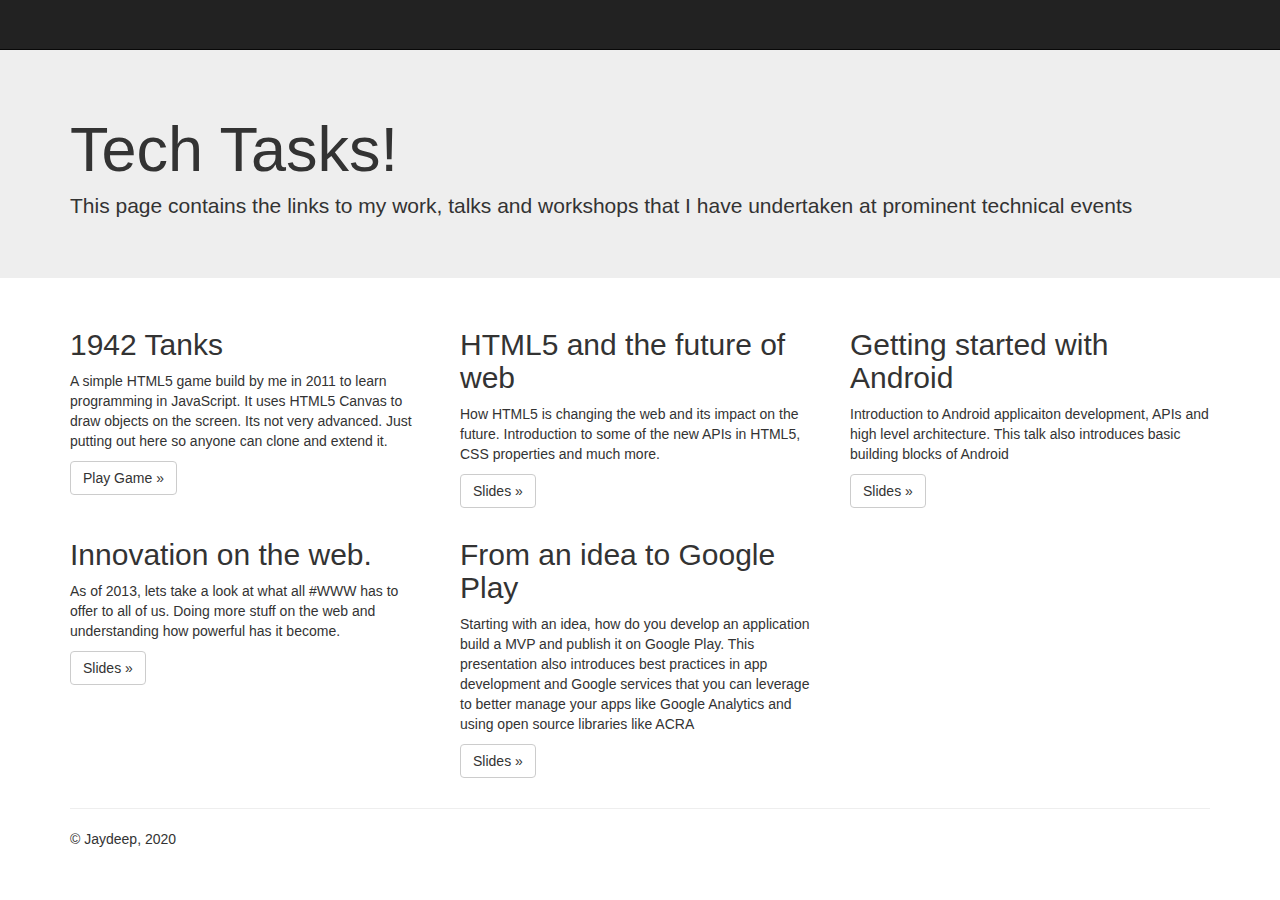
<file: index.html>
<!DOCTYPE html>
<html lang="en">
  <head>
    <meta charset="utf-8">
    <meta name="viewport" content="width=device-width, initial-scale=1.0">
    <meta name="description" content="">
    <meta name="author" content="Jaydeep Wagh">

    <title>Tech Talks</title>

    <!-- Bootstrap core CSS -->
    <link href="css/bootstrap.min.css" rel="stylesheet">

    <!-- Custom styles for this template -->
    <link href="css/jumbotron.css" rel="stylesheet">

    <!-- HTML5 shim and Respond.js IE8 support of HTML5 elements and media queries -->
    <!--[if lt IE 9]>
      <script src="../../assets/js/html5shiv.js"></script>
      <script src="../../assets/js/respond.min.js"></script>
    <![endif]-->
  </head>

  <body>

    <div class="navbar navbar-inverse navbar-fixed-top">
      <div class="container">
      </div>
    </div>

    <div class="jumbotron">
      <div class="container">
        <h1>Tech Tasks!</h1>
        <p>This page contains the links to my work, talks and workshops that I have undertaken at prominent technical events</p>
      </div>
    </div>

    <div class="container">
      <!-- Example row of columns -->
      <div class="row">
        <div class="col-lg-4">
          <h2>1942 Tanks</h2>
          <p>
            A simple HTML5 game build by me in 2011 to learn programming in JavaScript. It uses HTML5 Canvas to draw objects on the screen. Its not very advanced. Just putting out here so anyone can clone and extend it.
          </p>
          <p><a class="btn btn-default" href="1942-tanks/index.html">Play Game &raquo;</a></p>
        </div>
        <div class="col-lg-4">
          <h2>HTML5 and the future of web</h2>
          <p>How HTML5 is changing the web and its impact on the future. Introduction to some of the new APIs in HTML5, CSS properties and much more.
          </p>
          <p><a class="btn btn-default" href="HTML5/Beginner/index.html">Slides &raquo;</a></p>
        </div>
        <div class="col-lg-4">
          <h2>Getting started with Android</h2>
          <p>Introduction to Android applicaiton development, APIs and high level architecture. This talk also introduces basic building blocks of Android </p>
          <p><a class="btn btn-default" href="Android/Beginner/slides/index.html">Slides &raquo;</a></p>
       </div>
      </div>

      <div class="row">
        <div class="col-lg-4">
          <h2>Innovation on the web.</h2>
          <p>As of 2013, lets take a look at what all #WWW has to offer to all of us. Doing more stuff on the web
            and understanding how powerful has it become.
          </p>
          <p><a class="btn btn-default" href="InnovationConfNagpur/index.html">Slides &raquo;</a></p>
        </div>
        <div class="col-lg-4">
          <h2>From an idea to Google Play</h2>
          <p>Starting with an idea, how do you develop an application build a MVP and publish it on Google Play. This presentation also introduces best practices in app development and Google services that you can leverage to better manage your apps like Google Analytics and using open source libraries like ACRA</p>
          <p><a class="btn btn-default" href="Android/From_an_idea_to_Google_Play/slides/index.html">Slides &raquo;</a></p>
        </div>
      </div>

      <hr>

      <footer>
        <p>&copy; Jaydeep, 2020</p>
      </footer>
    </div> <!-- /container -->


    <!-- Bootstrap core JavaScript
    ================================================== -->
    <!-- Placed at the end of the document so the pages load faster -->
    <script src="js/jquery.js"></script>
    <script src="js/bootstrap.min.js"></script>
  </body>
</html>
</file>
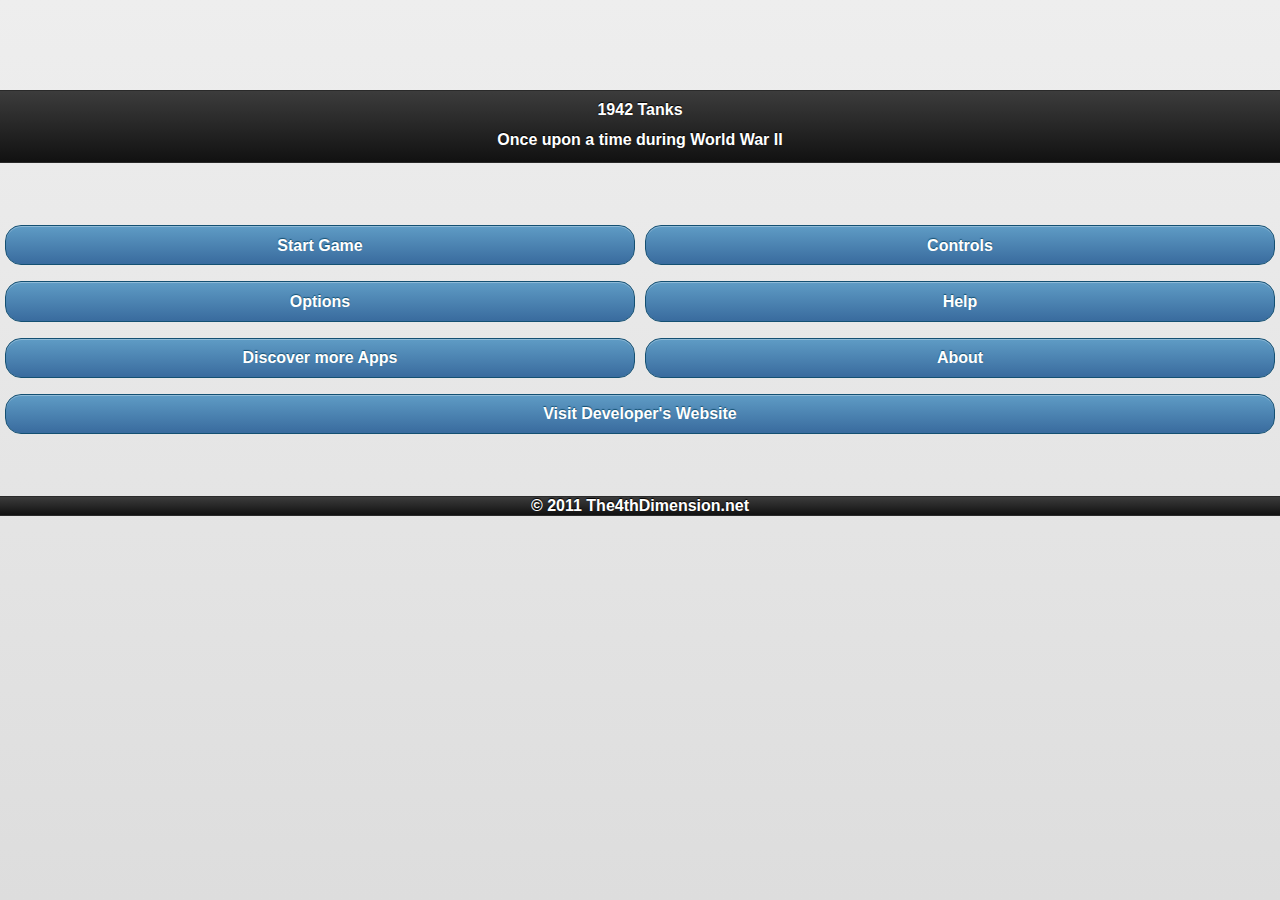
<file: 1942-tanks/index.html>
<!DOCTYPE html>
<html lang="en">
<head>
<meta charset="UTF-8">
	<title>1942 Tanks</title>
    <link rel="stylesheet" href="js/jquery-mobile/jquery.mobile-1.0a4.1.min.css" />
	<script type="text/javascript" src="js/jquery-mobile/jquery-1.5.1.min.js"></script>
	<script type="text/javascript" src="js/jquery-mobile/jquery.mobile-1.0a4.1.min.js"></script>
	<script type="text/javascript" src="js/SoundHandler.js"></script>

</head>

<body onLoad="playGameIntroMusicLoop();">
<div data-role="page" id="bar">
         <!--Intro music-->
        <audio id="IntroMusicLoop" autobuffer loop>
          <source src="sounds/GameIntro.mp3">
            Audio tag not supported
          </sound>
        </audio>
        
</br></br></br></br></br>
	<div data-role="header">
		<h1>1942 Tanks</h1>
        <h2>Once upon a time during World War II</h2>
	</div>

    </br></br></br>
        <div align="center">
            <fieldset class="ui-grid-a">
				<div class="ui-block-a"><a href="html/tanks.html" data-ajax="false" data-theme="b" data-role="button">Start Game</a></div>
				<div class="ui-block-b"><a href="html/controls.html" data-ajax="false" data-theme="b" data-role="button">Controls</a></div>
            </fieldset>
            <fieldset class="ui-grid-a">
				<div class="ui-block-a"><a href="#" data-ajax="false" data-theme="b" data-role="button">Options</a></div>
				<div class="ui-block-b"><a href="html/help.html" data-ajax="false" data-theme="b" data-role="button">Help</a></div>                
            </fieldset>
            <fieldset class="ui-grid-a">
				<div class="ui-block-a"><a href="https://chrome.google.com/webstore/search?q=jaydeepw" data-ajax="false" data-theme="b" data-role="button">Discover more Apps</a></div>
				<div class="ui-block-b"><a href="html/about.html" data-ajax="false" data-theme="b" data-role="button">About</a></div>                
            </fieldset>            
<div data-inline="false">
	<a href="http://the4thdimension.net/" data-ajax="false" target="_blank" data-theme="b" data-role="button">Visit Developer's Website</a>
</div>
				

        </div>
    </br></br></br>

	<div data-role="footer" align="center">
    &copy; 2011 The4thDimension.net
	</div>
</div>
</body>

</html>
</file>
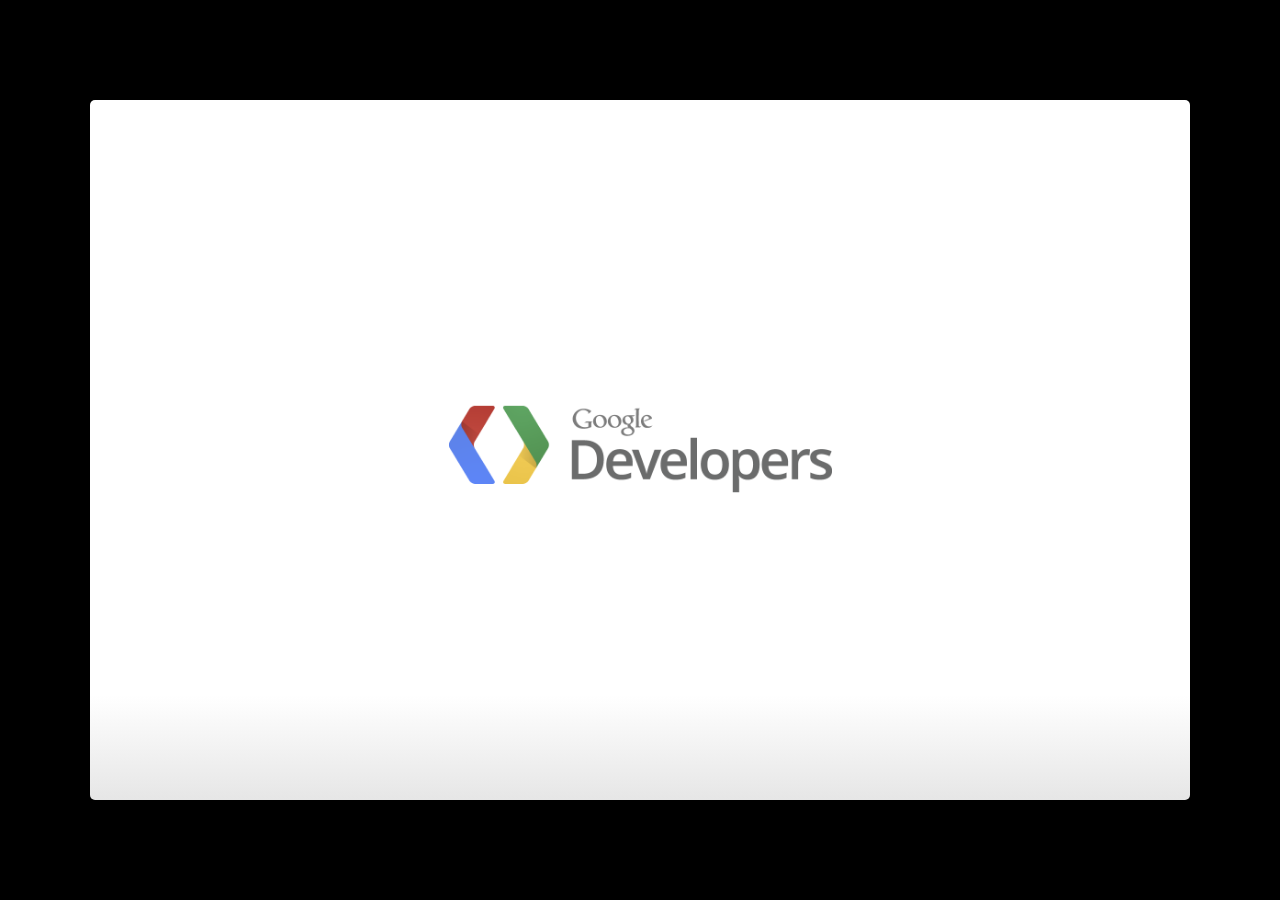
<file: InnovationConfNagpur/index.html>
<!--
Google IO 2012/2013 HTML5 Slide Template

Authors: Eric Bidelman <ebidel@gmail.com>
         Luke Mahé <lukem@google.com>

URL: https://code.google.com/p/io-2012-slides
-->
<!DOCTYPE html>
<html>
<head>
  <title></title>
  <meta charset="utf-8">
  <meta http-equiv="X-UA-Compatible" content="chrome=1">
  <!--<meta name="viewport" content="width=device-width, initial-scale=1.0, minimum-scale=1.0">-->
  <!--<meta name="viewport" content="width=device-width, initial-scale=1.0">-->
  <!--This one seems to work all the time, but really small on ipad-->
  <!--<meta name="viewport" content="initial-scale=0.4">-->
  <meta name="apple-mobile-web-app-capable" content="yes">
  <link rel="stylesheet" media="all" href="theme/css/default.css">
  <link rel="stylesheet" media="only screen and (max-device-width: 480px)" href="theme/css/phone.css">
  <base target="_blank"> <!-- This amazingness opens all links in a new tab. -->
  <script data-main="js/slides" src="js/require-1.0.8.min.js"></script>
  <script data-main="js/slides" src="js/local-storage.js"></script>
  <script data-main="js/slides" src="js/session-storage.js"></script>
  <script type="text/javascript" src="js/canvas-animation.js"></script>
</head>
<body style="opacity: 0">

<slides class="layout-widescreen">

  <slide class="logoslide nobackground">
    <article class="flexbox vcenter">
      <span><img src="images/google_developers_logo.png"></span>
    </article>
  </slide>

  <slide class="title-slide segue nobackground">
    <aside class="gdbar"><img src="images/google_developers_icon_128.png"></aside>
    <!-- The content of this hgroup is replaced programmatically through the slide_config.json. -->
    <hgroup class="auto-fadein">
      <h1 data-config-title><!-- populated from slide_config.json --></h1>
      <h2 data-config-subtitle><!-- populated from slide_config.json --></h2>
      <p data-config-presenter><!-- populated from slide_config.json --></p>
    </hgroup>
  </slide>

  <slide>
    <hgroup>
    </hgroup>
    <article class="flexbox vcenter auto-fadein" style="height:65%">
      <h2 class="black" style="font-size:90px;">Back then?</h2>
    </article>
  </slide>

  <slide>
    <hgroup>
      <h2>The 3 browsers<br/> IE6, IE7 and IE8</h2>
    </hgroup>
    <article class="flexbox vcenter auto-fadein" style="height:65%">
      <span><img src="images/three-browser.png"></a></span>
    </article>
  </slide>
  

  <slide>
    <hgroup>
      <h2>Mobile devices and hence mobile web did not exist</h2>
    </hgroup>
    <article class="flexbox vcenter auto-fadein" style="height:65%">
      <span><img src="images/no-mobiles-nothing.jpg" style="width: 530px; height: 325px;"></span>
    </article>
  </slide>

  <slide>
    <hgroup>
      <h2> WWW = Web Sites &&  (! Web Applications)</h2>
    </hgroup>
    <article class="flexbox vcenter auto-fadein" style="height:65%">
      <span>
        <img src="images/amazon.png" style="width: 380px; height: 250px;">
        <img src="images/trello.jpg" style="width: 380px; height: 250px;">
      </span>
    </article>
  </slide>

  <slide>
    <hgroup>
      <h2> Flash and Java were the last resorts</h2>
    </hgroup>
    <article class="flexbox vcenter auto-fadein" style="height:65%">
      <span>
        <img src="images/java-flash.png" style="width: 500px; height: 390px;">
      </span>
    </article>
  </slide>

  <!-- and where we are heading slide -->
  <slide>
    <hgroup>
    </hgroup>
    <article class="flexbox vcenter auto-fadein" style="height:65%">
      <h2 class="black" style="font-size:60px;">but, the FUTURE is exciting</h2>
    </article>
  </slide>

  <slide class="fill nobackground" style="background-image: url(images/evolutionofweb.png)">
    <hgroup>
      <h3 class="white"><a href="http://www.evolutionoftheweb.com/">EvolutionOfTheWeb</a></h3>
    </hgroup>
    <footer class="source white">www.flickr.com/photos/25797459@N06/5438799763/</footer>
  </slide>

  <slide class="nobackground">
    <article class="flexbox vcenter">
      <span><a href="http://www.w3.org/html/logo/" style="border:none"><img src="images/html5-topper.png"></a></span>
    </article>
  </slide>

  <slide>
    <hgroup>
      <h2>What is HTML5?</h2>
    </hgroup>
    <article class="flexbox vcenter auto-fadein" style="height:65%">
      <br/><br/><br/><br/><br/><br/><br/>
      <h2 class="black" style="font-size:60px;">HTML5 = HTML + CSS3 + Javascript</h2>
      <span style="position: absolute; left: 600px; top: 50px;"><img src="images/chamaleon-what.jpg" style="width: 400px;"></span>
    </article>
  </slide>

  <slide>
    <hgroup>
      <h2>What does that mean?</h2>
    </hgroup>
    <article>
      <ul>
        <li>Some new tags, semantic markup and deprecated tags</li>
        <li>Some new properties</li>
        <li>Some new APIs to add to the awesomeness!</li>
      </ul>
      <div style="width:100%">
        <div style="width: 507px; margin:auto;">
          <span><a href="http://www.w3.org/html/logo/" style="border:none"><img src="images/html5-feature-icons.png"></a></span>
        </div>
      </div>
    </article>
  </slide>

<!--   <slide class="nobackground">
    <aside class="gdbar right"><img src="images/html5-semantics.png"></aside>
    <article class="flexbox vleft auto-fadein">
      <h2>&lt; Thank You! &gt;</h2>
      <p>Source: <a href="https://github.com/ebidel/html5can" class="white" style="border:none">github.com/ebidel/html5can</a></p>
    </article>
    <p class="auto-fadein" data-config-contact>
      <!-- populated from slide_config.json -->
<!--    </p>
  </slide> -->

  <slide>
    <hgroup>
    </hgroup>
    <aside class="gdbar"><img src="images/html5-semantics.png"></aside>
    <article class="flexbox vcenter auto-fadein">
      <h2>Semantics</h2>
    </article>
  </slide>


  <slide>
    <hgroup>
      <h2>New semantic markup</h2>
    </hgroup>
    <article>
      <br/><br/>
      <ul>
        <li> &lt;article&gt; </li>
        <li> &lt;main&gt; </li>
        <li> &lt;section&gt; </li>
        <li> &lt;aside&gt; </li>
        <li> &lt;meter&gt; </li>
        <li> &lt;footer&gt; </li>
        <li> &lt;nav&gt; </li>
        <li> &lt;figure&gt; </li>
        <li> <h2>and more...</h2> </li>
      </ul>
      <span style="position: absolute; left: 400px; top: 160px;"><img src="images/semantic-tag-usage.gif"></span>
    </article>
  </slide>

  <slide>
    <hgroup>
      <h2>Some deprecated tags</h2>
    </hgroup>
    <article>
      <ul>
        <li> <h2>&lt;acronym&gt;</h2> </li>
        <li> <h2>&lt;basefont&gt;</h2> </li>
        <li> <h2>&lt;applet&gt;</h2> </li>
        <li> <h2>&lt;center&gt;</h2> </li>
        <li> <h2>&lt;font&gt;</h2> </li>
        <li> <h2>&lt;frameset&gt;</h2> </li>
        <li> <h2>and more...</h2> </li>
      </ul>
      <span style="position: absolute; left: 630px; top: 100px;"><img src="images/deprecate.jpg"></span>
    </article>
  </slide>

  <slide>
    <hgroup>
    </hgroup>
    <aside class="gdbar"><img src="images/html5-css3.png"></aside>
    <article class="flexbox vcenter auto-fadein">
      <h2>CSS3</h2>
    </article>
  </slide>

  <slide>
    <hgroup>
      <h2>New properties</h2>
    </hgroup>
    <article>
      <br/><br/><br/>
      <ul>
        <li> <h2>border-radius</h2> </li>
        <li> <h2>box-shadow</h2> </li>
        <li> <h2>text-shadow</h2> </li>
        <li> <h2>transition</h2> </li>
        <li> <h2>filters</h2> </li>
        <li> <h2>and more...</h2> </li>
      </ul>
      <span style="position: absolute; left: 630px; top: 240px;"><img style="border-radius: 10px;" src="images/vendor-prefixes.jpg" style="width: 300px;"></span>
    </article>
  </slide>

  <slide>
    <hgroup>
      <h2>Media Queries</h2>
    </hgroup>
    <article class= "flexbox vcenter">
      <section>
        <img src="images/media-queries.jpg"/>
        <div class="flexbox vcenter">
          <a href="http://designmodo.com/responsive-design-examples/" target="_blank">
            Goto Demo
          </a>  
        </div>
      </section>
    </article>
  </slide>

  <slide>
    <hgroup></hgroup>
    <aside class="gdbar"><img src="images/html5-offline.png"></aside>
    <article class="flexbox vcenter auto-fadein">
      <h2>Offline Storage</h2>
    </article>
  </slide>

  <slide>
    <hgroup>
      <h2>Before HTML5</h2>
    </hgroup>
    <article>
      <br/><br/><br/>
      <ul>
        <li> <h2>Cookies</h2> </li>
        <li> <h2>Flash Storage</h2> </li>
        <li> <h2>Internet Explorer UserData</h2> </li>
        <li> <h2>Google Gears</h2> </li>
        <li> <h2>Dojo Storage</h2> </li>
      </ul>
    </article>
  </slide>  

  <slide>
    <h2> Local Storage </h2>
    <article class="flexbox vcenter auto-fadein">
       <div style=" text-align:left; margin:15px; line-height: 26px; width:290px;">
        <table>
          <tr>
            <td>Status</td>
            <td><div id="status">No key-value pair written yet</div></td>
          </tr>
          <tr>
            <td>Enter Key</td>
            <td><input type="text" id="key"></input></td>
          </tr>
          <tr>
            <td>Enter Value</td>
            <td><input type="text" id="value"></input></td>
          </tr>
          <tr>
            <td><button id="read" onClick="updateLocalStorageStatus('Read');">Read</button></td>
            <td><button id="write" onClick="updateLocalStorageStatus('Write');">Write</button></td>
          </tr>
        </table>
    </div>
    </article>
  </slide>

  <slide>
    <hgroup>
      <h2>window.localStorage</h2>
    </hgroup>
    <article>
      <br/><br/><br/>
      <ul>
        <li> Key / value pairs - hash table </li>
        <li> Default 5MB storage prompted for more </li>
        <li> Persistent on page reloads and browser shutdown </li>
        <li> Avoids HTTP overhead of cookies </li>
        <li> Great for storing user preferences </li>
      </ul>
    </article>
  </slide>

  <slide>
    <hgroup>
      <h2>How does this work!</h2>
    </hgroup>
    <article>
      <div>
        <pre class="prettyprint" data-lang="javascript">
          localStorage.setItem('someKey', someValue);
          localStorage.getItem('someKey'); // value

          // Can also access as a property.
          localStorage.someKey = someValue;
        </pre>
      </div>
    </article >
  </slide>

  <slide>
    <h2> Session Storage </h2>
    <article class="flexbox vcenter auto-fadein">
       <div style=" text-align:left; margin:15px; line-height: 26px; width:290px; margin: 15px auto 0px auto;">
      <table>
        <tr>
          <td>Status</td>
          <td><div id="status1">No key-value pair written yet</div></td>
        </tr>
        <tr>
          <td>Enter Key</td>
          <td><input type="text" id="key1"></input></td>
        </tr>
        <tr>
          <td>Enter Value</td>
          <td><input type="text" id="value1"></input></td>
        </tr>
        <tr>
          <td><button id="read1" onClick="updateSessionStorageStatus('Read');">Read</button></td>
          <td><button id="write1" onClick="updateSessionStorageStatus('Write');">Write</button></td>
        </tr>
      </table>
    </div>
    </article>
  </slide>

   <slide>
    <hgroup>
      <h2>window.sessionStorage</h2>
    </hgroup>
    <article>
      <br/><br/><br/>
      Same as localStorage but...
      <ul>
        <li> Lasts as long as browser is open </li>
        <li> Opening page in new window or tab starts new session </li>
        <li> Great for sensitive data (e.g. banking sessions) </li>
      </ul>
    </article>
  </slide>

  <slide>
    <hgroup>
      <h2>Other Alternatives</h2>
    </hgroup>
    <article>
      <br/><br/><br/>
      <ul>
        <li> <h2>Application Cache</h2> </li>
        <li> <h2>File API</h2> </li>
        <li> <h2>IndexedDB</h2> </li>
      </ul>
    </article>
  </slide>

  <slide>
    <hgroup>
      <h2>Application Cache</h2>
    </hgroup>
    <article>
      <br/><br/><br/>
      <ul>
        <li> Caches entire web app locally! </li>
        <li>
          Why?
          <ul>
            <li>HTML, CSS, and JS stay fairly consistent</li>
            <li>Native browser caching is unreliable</li>
            <li>Caching resources creates speedier apps!</li>
          </ul>
        </li>
      </ul>
      Used by iPhone & Android GMail app
    </article>
  </slide>

<slide>
    <hgroup>
      <h2>window.indexedDB</h2>
    </hgroup>
    <article>
      <br/><br/><br/>
      <ul>
        <li> Best of localStorage/sessionStorage and Web SQL DB: </li>
        <li> Object based data store </li>
        <li> Asynchronous & Synchronous API for browser and web workers</li>
      </ul>
    </article>
  </slide>

  <slide>
    <hgroup></hgroup>
    <aside class="gdbar"><img src="images/html5-device-access.png"></aside>
    <article class="flexbox vcenter auto-fadein">
      <h2>Device Access</h2>
    </article>
  </slide>

  <slide>
    <hgroup>
      <h2></h2>
    </hgroup>
    <article>
    <p>Device APIs WG: <a href="http://www.w3.org/2009/dap/">www.w3.org/2009/dap/</a></p>
    <ul>
      <li> <a href="http://html5demos.com/geo">Geolocation API</a> </li>
      <li>Device Orientation API ( accelerometer )</li>
      <li>WebGL ( GPU )</li>
      <li>HTML5 Filesystem API ( sandboxed filesystem )</li>
      <li><code>navigator.onLine</code> / <code>navigator.connection</code> <a href="http://html5-demos.appspot.com/static/navigator.onLine.html">( network connectivity ) </a></li>
      <li>Battery API</li>
      <li>Gamepad API</li>
      <li>Vibration API</li>
      <li><a href="http://www.html5rocks.com/en/tutorials/webgl/jsartoolkit_webrtc/AR_mediaStream.html">WebRTC</a> ( voice &amp; video input ) / Web Audio API ( core audio )</li>
    </ul>
    </article>
  </slide>

  <slide>
    <hgroup></hgroup>
    <aside class="gdbar"><img src="images/html5-connectivity.png"></aside>
    <article class="flexbox vcenter auto-fadein">
      <h2>Connectivity</h2>
    </article>
  </slide>

  <slide>
    <hgroup>
      <h2>Connectivity</h2>
    </hgroup>
    <article>
      <br/><br/>
      <ul>
        <li> <h2><a href="http://www.websocket.org/echo.html">WebSockets</a></h2> </li>
        <li> <h2>Server Sent Events</h2> </li>
      </ul>
    </article>
  </slide>

  <slide>
    <hgroup></hgroup>
    <aside class="gdbar"><img src="images/html5-multimedia.png"></aside>
    <article class="flexbox vcenter auto-fadein">
      <h2>Multimedia</h2>
    </article>
  </slide>

  <slide>
    <hgroup>
      <h2>Multimedia</h2>
    </hgroup>
    <article>
      <br/><br/>
      <ul>
        <li> <h2>Audio</h2> </li>
        <li> <h2>Video</h2> </li>
      </ul>
    </article>
  </slide>

  <slide>
    <hgroup>
      <h2>Audio tag</h2>
    </hgroup>
    <article>
        <div>
          <section>
            <hgroup>
              <pre class="prettyprint" data-lang="html">
                &lt;audio width="320" height="240" controls="controls"&gt;<br/>
                  &nbsp; &lt;source src="audio/movie.mp4" type="audio/mp4"/&gt;<br/>
                  &nbsp; &lt;source src="audio/movie.ogg" type="audio/ogg" /&gt;<br/>
                  &nbsp; Your browser does not support the audio tag.<br/>
                &lt;/audio&gt;
              </pre>
              <!-- <div style="float:none; text-align:left; margin:0px auto 0px auto; line-height: 26px; font-size:14px; width:410px;">
                &lt;audio width="320" height="240" controls="controls"&gt;<br/>
                  &nbsp; &lt;source src="audio/movie.mp4" type="audio/mp4"/&gt;<br/>
                  &nbsp; &lt;source src="audio/meovie.ogg" type="audio/ogg" /&gt;<br/>
                  &nbsp; Your browser does not support the audio tag.<br/>
                &lt;/audio&gt;
              </div> -->
             <div style=" text-align:left; margin:15px; line-height: 26px; width:290px; margin: 15px auto 0px auto;">
              <audio controls="controls">
                <source src="audio/song.ogg" type="audio/ogg" />
                <source src="audio/song.mp3" type="audio/mp3" />
                Your browser does not support the audio element.
              </audio>
             </div>
            </hgroup>
          </section>
        </div>
    </article>
  </slide>

<slide>
    <hgroup>
      <h2>Video tag</h2>
    </hgroup>
    <article>
        <div>
          <section>
            <hgroup>

            <pre class="prettyprint" data-lang="html">
              &lt;video width="320" height="240" controls="controls"&gt;<br/>
                &nbsp; &lt;source src="video/movie.mp4" type="video/mp4"/&gt;<br/>
                &nbsp; &lt;source src="video/movie.ogg" type="video/ogg" /&gt;<br/>
                &nbsp; Your browser does not support the video tag.<br/>
              &lt;/video&gt;
            </pre>
            <div style=" text-align:left; margin:15px; line-height: 26px; width:290px; margin: 15px auto 0px auto;">
              <video width="320" height="240" controls="controls">
                <source src="video/movie.mp4" type="video/mp4"/>
                <source src="video/movie.ogg" type="video/ogg" />
                Your browser does not support the video tag.
              </video>
            </div>
            </hgroup>
           
          </section>
        </div>
    </article>
  </slide>

  <slide>
    <hgroup></hgroup>
    <aside class="gdbar"><img src="images/html5-graphics.png"></aside>
    <article class="flexbox vcenter auto-fadein">
      <h2>Graphics</h2>
    </article>
  </slide>

  <slide>
    <hgroup>
      <h2>Graphics</h2>
    </hgroup>
    <article>
      <br/><br/>
      <ul>
        <li> <h2>Canvas</h2> </li>
        <li> <h2>WebGL</h2> </li>
        <li> <h2>SVG</h2> </li>
        <li> <h2><a href="http://codepen.io/juliangarnier/details/hzDAF">CSS 3D</a></h2> </li>
      </ul>
    </article>
  </slide>

  <slide>
    <h2> Canvas </h2>
    <article class="flexbox vcenter auto-fadein">
         <div style=" text-align:left; margin:15px; line-height: 26px; width:290px; margin: 15px auto 0px auto;">
       <canvas id="canvas" width="290px" height="240px" style="border:1px solid black"></canvas>
        <div style=" margin:15px; line-height: 26px; width:290px; margin: 15px auto 0px auto;">
      <div style="margin: 0px auto 0px auto; width: 120px;">
        <input type="button" onclick="startGame();" value="Start Animation" style="background: #667FCF; -webkit-border-radius: 3px; border-radius: 3px; color:#FFF;">
        <br/>
        <a href="https://chrome.google.com/webstore/detail/habhabojllgbbnkljehenoifphabnfdn" target="_blank">
          1942 Tanks
        </a>
      </div>
    </article>
  </slide>

  <slide>
    <hgroup></hgroup>
    <aside class="gdbar"><img src="images/html5-performance.png"></aside>
    <article class="flexbox vcenter auto-fadein">
      <h2>Performance</h2>
    </article>
  </slide>

  <slide>
    <hgroup>
      <h2>Performance</h2>
    </hgroup>
    <article>
      <br/><br/>
      <ul>
        <li> <h2><a href="http://jsfiddle.net/paul/rjbGw/3/">Request Animation Frame</a></h2> </li>
        <li> <h2>Web Workers</h2> </li>
        <li> <h2>XMLHttpRequest 2</h2> </li>
        <li> <h2>Navigation Timing</h2> </li>
      </ul>
    </article>
  </slide>

  <slide id="wrapup">
    <hgroup>
      <h2>The Web Can Do Amazing Things...</h2>
    </hgroup>
    <article>
      <ul>
        <li>Make Web apps Sexy!</li>
        <li>Work offline</li>
        <li>Dynamic CSS</li>
        <li>Access Native Hardware</li>
        <li>Stream Multimedia</li>
      </ul>
      <span style="position: absolute; left: 630px; top: 140px;"><img src="images/iron-man.jpg" style="width: 300px;"></span>
    </article>
  </slide>

  <slide>
    <hgroup>
      <h2>Go Deeper into #WWW</h2>
    </hgroup>
    <article>
      <p></p>
      <ul>
        <li><a href="http://www.html5rocks.com/">HTML5Rocks</a></li>
        <li><a href="https://developer.mozilla.org/en-US/">Mozilla Dev. Network</a></li>
        <li><a href="http://www.html5test.com/">HTML5test</a></li>
        <li><a href="http://caniuse.com/">CanIUse.com</a></li>
        <li><a href="http://docs.webplatform.org/wiki/Main_Page">Web Platform Docs</a></li>
      </ul>
    </article>
  </slide>

  <slide class="thank-you-slide segue nobackground">
    <aside class="gdbar right">
      <img class="swing" style="position: absolute; top: 40px; left: 150px;" src="images/google_developers_icon_128.png">
    </aside>
    <article class="flexbox vleft auto-fadein">
      <h2>&lt;Thank You!&gt;</h2>
      <p>Feel free to contact me!</p>
    </article>
    <p class="auto-fadein" data-config-contact>
      <!-- populated from slide_config.json -->
    </p>
  </slide>

  <slide class="backdrop"></slide>

</slides>

<!--[if IE]>
  <script src="http://ajax.googleapis.com/ajax/libs/chrome-frame/1/CFInstall.min.js"></script>
  <script>CFInstall.check({mode: 'overlay'});</script>
<![endif]-->
</body>
</html>
</file>
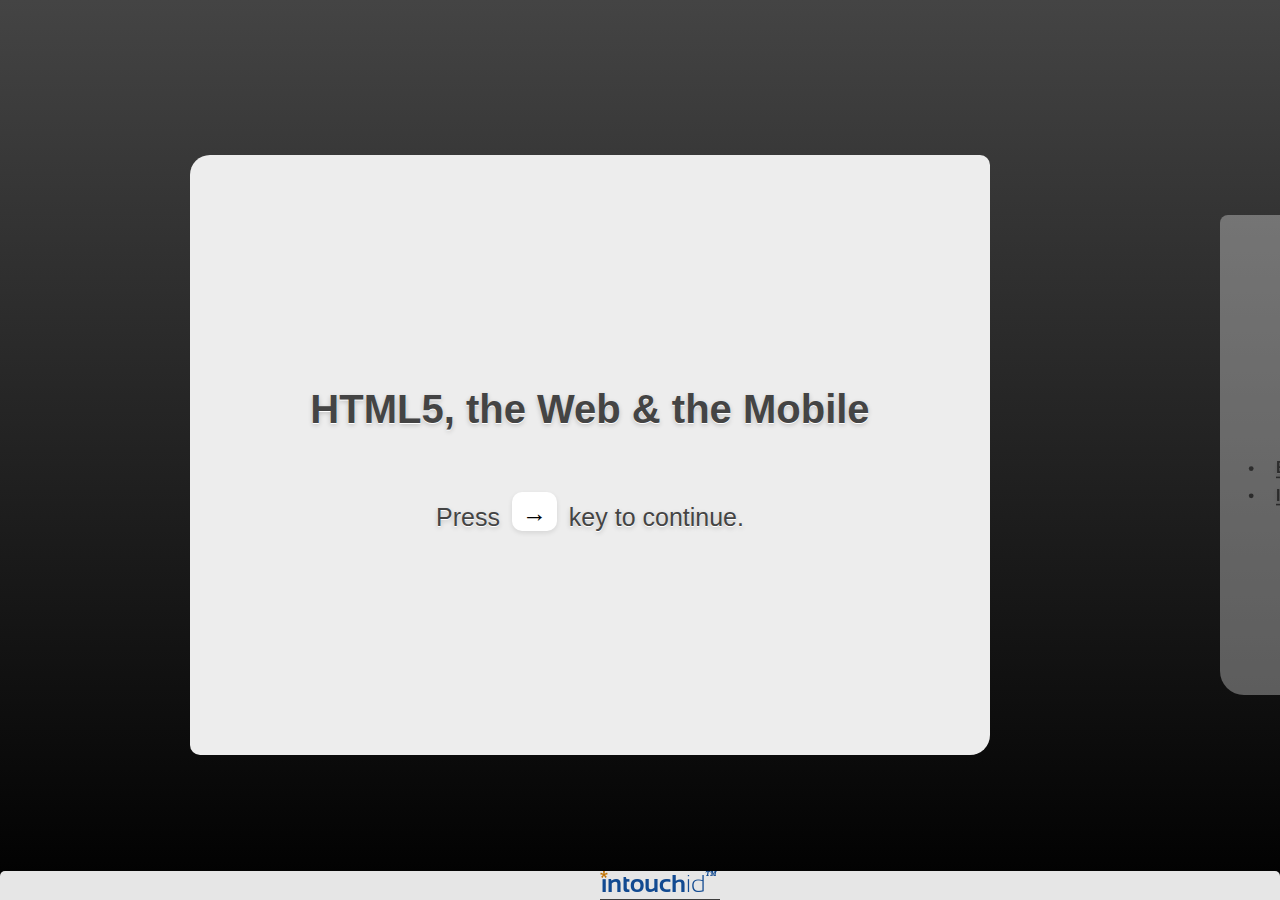
<file: HTML5/Beginner/index.html>
<!DOCTYPE html>
<html xmlns="http://www.w3.org/1999/xhtml" xml:lang="en">
<head>
    <meta charset="utf-8" />
    <title>HTML5, the Web & the Mobile</title>

	<script type="text/javascript" src="js/canvas-animation.js"></script>
	<script type="text/javascript" src="js/request-animation.js"></script>
	<script type="text/javascript" src="js/local-storage.js"></script>
	<script type="text/javascript" src="js/session-storage.js"></script>
    <!-- Linking styles -->
    <link rel="stylesheet" href="css/style.css" type="text/css" media="all" />
	<link rel="stylesheet" href="css/mystyle.css" type="text/css" media="all" />
	
		<style>
			.css-transition{
				transition:width 1s;
				-moz-transition:width 1s; /* Firefox 4 */
				-webkit-transition:width 1s; /* Safari and Chrome */
				background-color:lightblue; width:250px; height:130px;
				line-height20px;
				font-weight: bold;  margin:0px auto 0px auto;
			}
			
			#div-transition:hover{
				width: 400px;
			}
			
			@keyframes myfirst
			{
				from {background: red;
				width: 100px;
				border-radius:0px;}
				to {background: yellow;
				width: 400px;
				border-radius:30px;}
			}
			
			@-moz-keyframes myfirst /* Firefox */
			{
				from {background: red;
					width: 100px;
					-moz-border-radius:0px;}
				to {background: yellow;
					width: 400px;
					-moz-border-radius:30px;}
			}
			
			@-webkit-keyframes myfirst /* Safari and Chrome */
			{
				from {background: red;
				width: 100px;
				-webkit-border-radius:0px;}
				to {background: yellow;
				width: 400px;
				-webkit-border-radius:30px;}
			}
			
			#div-animation:hover
			{
			animation: myfirst 5s;
			-moz-animation: myfirst 5s; /* Firefox */
			-webkit-animation: myfirst 5s; /* Safari and Chrome */
			}
			
			.css-animation{
				background-color:lightblue; width:250px; height:130px;
				font-weight: bold;  margin:0px auto 0px auto;
			}
			
			#text-shadow{
				text-shadow: 5px 5px 5px #FF0000;
			}

		</style>
</head>
<body>

    <nav id="helpers"><!-- Defining the floating helpers of the page -->
      <!--<button title="Previous" id="nav-prev" class="nav-prev">&lt;-</button> 
      <button title="Jump to slide" id="slide-no">3</button> 
      <button title="Next" id="nav-next" class="nav-next">-&gt;</button>-->
      <menu>
        <!--<button type="checkbox" data-command="notes" title="View Notes">Notes</button>
        <button type="checkbox" data-command="help" title="View Help">Help</button>
        <button type="checkbox" data-command="back" title="Back to tutorial">Back</button>-->
	<a href="http://www.theintouchid.com/" target="_blank" style="text-decoration:none; display:inline;">
		<img src="images/intouchid-logo-05-small-130x25.png"/>
	</a>
      </menu>
    </nav>

    <div class="presentation"><!-- Defining the main presentation -->
      <div id="presentation-counter">Loading...</div>

      <div class="slides"><!-- Defining slides -->

        <div class="slide" id="slide1"><!-- Defining single slide -->
          <section class="middle">
            <p style="font-size: 40px; font-weight:bold;">HTML5, the Web & the Mobile</p>
	    <div>
		
	    </div>
	    <div>
		<p style="font-size:25px;">Press <span id="left-init-key" class="key">&rarr;</span> key to continue.</p>
	    </div>
          </section>
          <aside class="note"><!-- hidden notes of slide -->
            <section>
              
            </section>
          </aside> 
        </div>
	
	<div class="slide" id="slide2">
          <section class="middle">
		<div style="float:none; font-size: 25px;">
			Who am I?
		</div>
	     <div style="float:left; text-align:left; margin:15px;">
		<ul>
			<li style="font-size:20px; line-height: 0px;">
				<a href="http://www.the4thdimension.net/" target="_blank">
					Blog: The4thDimension.net
				</a>				
			</li>
			<li style="font-size:20px; line-height: 0px;">
				<a href="http://thecontactid.com/add/2010-11111111/" target="_blank">
					IntouchId: *2010-1111-1111
				</a>				
			</li>
		</ul>
	    </div>
          </section>
        </div>
	
<!--
        <div class="slide" id="slide2">
          <header>Slides controls</header>
          <section>
            <ul>
              <li><span class="key">&larr;</span> and <span class="key">&rarr;</span> to move forward/back.</li>
              <li><span class="key">spacebar</span> to move forward.</li>
              <li><span class="key">N</span> to toggle hidden notes.</li>
              <li><span class="key">H</span> to toggle help.</li>
            </ul>
          </section>
          <aside class="note">
            <section>
              Notes for second slide
            </section>
          </aside> 
        </div>
-->
        <div class="slide" id="slide3">
          <section class="middle">
            <hgroup>
             
              <h2>What is HTML5?</h2>
		<h3>
		      HTML5 = HTML + CSS3 + Javascript
		</h3>
            </hgroup>
          </section>
        </div>

        <div class="slide" id="slide4">
          <section class="middle">
            <hgroup>
              <h2>
                CSS3
              </h2>
             <div style="float:left; text-align:left; margin:15px; line-height: 26px;">
		<ul>
		    <li>Border Radius</li>
		    <li>Transitions</li>
		    <li>Animation</li>
		    <li>Media Queries</li>
		    <li>Text Shadow</li>
		</ul>
	     </div>
            </hgroup>
           
          </section>
        </div>

        <div class="slide" id="slide5">
          <section class="middle">
              <h2>
                 Border Radius
              </h2>
              <div style="line-height20px;
		font-weight: bold;border-radius:10px; -webkit-border-radius:10px; background-color:lightblue; width:250px; height:130px; margin:0px auto 0px auto;">
		border-radius
	      </div>
		<div style="font-size: 12px;">
			Syntax: border-radius: &lt;X px &gt;;
		</div>
           
          </section>
        </div>
		
	<div class="slide" id="slide6">
          <section class="middle">
               <h2>
                 Transition
              </h2>
		<div id="div-transition" class="css-transition">
			mouse hover
		</div>
		<div style="font-size: 12px;">
			Syntax: transition: &lt;transition-property&gt; &lt;transition-duration&gt; &lt;transition-timing-function&gt; &lt;transition-delay&gt;;
		</div>
             
          </section>
        </div>
	
	<div class="slide" id="slide7">
          <section class="middle">
               <h2>
                 Animation
              </h2>
		<div id="div-animation" class="css-animation">
			mouse hover
		</div>
		<div style="font-size: 12px;">
			Syntax: animation: &lt;animation-name&gt; &lt;transition-duration&gt; ;
		</div>
		<div>
			<a href="http://css3.bradshawenterprises.com/transitions/" target="_blank">
				More Demos?
			</a>	
		</div>
             
          </section>
        </div>
	
	<div class="slide" id="slide8">
          <section class="middle">
               <h2>
                 Media Queries
              </h2>
	       <img src="images/media-queries.jpg"/>
		<div>
			<a href="http://designmodo.com/responsive-design-examples/" target="_blank">
				Goto Demo
			</a>	
		</div>
             
          </section>
        </div>
	
	<div class="slide" id="slide9">
          <section class="middle">
               <h2>
                 Text Shadow
		</h2>
		<div id="text-shadow" class="css-animation">
			This text has shadow
		</div>
		<div style="font-size: 12px;">
			Syntax: text-shadow: [X offset] [Y offset] [Blur size] [Colour];;
		</div>
             
          </section>
        </div>
	
	 <div class="slide" id="slide10">
          <section class="middle">
            <hgroup>
              <h2>
                HTML5 Tags
              </h2>
		<div style="float:left; text-align:left; margin:15px; line-height: 26px;">
		   <ul>
		       <li>nav tag</li>
		       <li>figure tag</li>
		       <li>article tag</li>
		       <li>section tag</li>
		       <li>Many more semantic tags</li>
		   </ul>
		</div>
		<div style="float:right; text-align:left; margin:15px; line-height: 26px; width:340px; height:200px;">
		   <img src="images/older-tags-vs-semantic-tags.png" width="340" height="200"/>
		</div>
		<div style="float:none;">
			<a href="http://blogs.msdn.com/b/jennifer/archive/2011/08/01/html5-part-1-semantic-markup-and-page-layout.aspx" target="_blank">
				Want more Tags?
			</a>	
		</div>
            </hgroup>
           
          </section>
        </div>
	 
	<div class="slide" id="slide11">
          <section class="middle">
            <hgroup>
              <h2>
                HTML5 video tag
              </h2>
	      	<div style="float:none; text-align:left; margin:0px auto 0px auto; line-height: 26px; font-size:14px; width:410px;">
			&lt;video width="320" height="240" controls="controls"&gt;<br/>
				&nbsp; &lt;source src="video/movie.mp4" type="video/mp4"/&gt;<br/>
				&nbsp; &lt;source src="video/movie.ogg" type="video/ogg" /&gt;<br/>
				&nbsp; Your browser does not support the video tag.<br/>
			&lt;/video&gt;
		</div>
		 <div style=" text-align:left; margin:15px; line-height: 26px; width:290px; margin: 15px auto 0px auto;">
			<video width="320" height="240" controls="controls">
				<source src="video/movie.mp4" type="video/mp4"/>
				<source src="video/movie.ogg" type="video/ogg" />
				Your browser does not support the video tag.
		        </video>
		 </div>
            </hgroup>
           
          </section>
        </div>
	
	<div class="slide" id="slide12">
          <section class="middle">
            <hgroup>
              <h2>
                HTML5 audio tag
              </h2>
	      	<div style="float:none; text-align:left; margin:0px auto 0px auto; line-height: 26px; font-size:14px; width:410px;">
			&lt;audio width="320" height="240" controls="controls"&gt;<br/>
				&nbsp; &lt;source src="audio/movie.mp4" type="audio/mp4"/&gt;<br/>
				&nbsp; &lt;source src="audio/movie.ogg" type="audio/ogg" /&gt;<br/>
				&nbsp; Your browser does not support the audio tag.<br/>
			&lt;/audio&gt;
		</div>
		 <div style=" text-align:left; margin:15px; line-height: 26px; width:290px; margin: 15px auto 0px auto;">
			<audio controls="controls">
				<source src="audio/song.ogg" type="audio/ogg" />
				<source src="audio/song.mp3" type="audio/mp3" />
				Your browser does not support the audio element.
			      </audio>
		 </div>
            </hgroup>
           
          </section>
        </div>
	 
	<div class="slide" id="slide13">
          <section class="middle">
            <hgroup>
              <h2>
                Javasctipt APIs
              </h2>
		<div style="float:left; text-align:left; margin:15px; line-height: 26px;">
		   <ul>
		       <li>Canvas API</li>
		       <li>Request Animation Frame</li>
		       <li>Local Storage</li>
		       <li>Session Storage</li>
		       <li>getUserMedia()</li>
		   </ul>
		</div>
		<!--<div style="float:right; text-align:left; margin:15px; line-height: 26px; width:340px; height:200px;">
		   <img src="images/older-tags-vs-semantic-tags.png" width="340" height="200"/>
		</div>-->
		<!--<div style="float:none;">
			<a href="http://blogs.msdn.com/b/jennifer/archive/2011/08/01/html5-part-1-semantic-markup-and-page-layout.aspx" target="_blank">
				Want more Tags?
			</a>	
		</div>-->
            </hgroup>
           
          </section>
        </div>
	
	<div class="slide" id="slide14">
          <section class="middle">
		<hgroup>
		  <h2>
		    Canvas API
		  </h2>
		</hgroup>
	       <div style=" text-align:left; margin:15px; line-height: 26px; width:290px; margin: 15px auto 0px auto;">
		   <canvas id="canvas" width="290px" height="240px" style="border:1px solid black"></canvas>
		    <div style=" margin:15px; line-height: 26px; width:290px; margin: 15px auto 0px auto;">
			<div style="margin: 0px auto 0px auto; width: 120px;">
				<input type="button" onclick="startGame();" value="Start Animation" style="background: #667FCF; -webkit-border-radius: 3px; border-radius: 3px; color:#FFF;">
				<br/>
				<a href="https://chrome.google.com/webstore/detail/habhabojllgbbnkljehenoifphabnfdn" target="_blank">
					1942 Tanks
				</a>
			</div>
			
		    </div>
		    <div>
			
		    </div>
		</div>
	      
          </section>
        </div>
	
	<div class="slide" id="slide15">
          <section class="middle">
		<hgroup>
		  <h2>
		    Request Animation
		  </h2>
		</hgroup>
	       <div style=" text-align:left; margin:15px; line-height: 26px; width:290px; margin: 15px auto 0px auto;">
		   <!--<canvas id="canvas" width="290px" height="240px" style="border:1px solid black"></canvas>-->
		    <div style="margin:15px; line-height: 26px; width:290px; margin: 15px auto 0px auto;">
			<a href="http://paulirish.com/2011/requestanimationframe-for-smart-animating/" target="_blank">
				Demo
			</a>
		    </div>
		</div>
	      
          </section>
        </div>
	
	<div class="slide" id="slide16">
          <section class="middle">
		<hgroup>
		  <h2>
		    Local Storage
		  </h2>
		</hgroup>
	       <div style=" text-align:left; margin:15px; line-height: 26px; width:290px; margin: 15px auto 0px auto;">
			<table>
				<tr>
				  <td>Status</td>
				  <td><div id="status">No key-value pair written yet</div></td>
				</tr>
				<tr>
				  <td>Enter Key</td>
				  <td><input type="text" id="key"></input>
				</tr>
				<tr>
				  <td>Enter Value</td>
				  <td><input type="text" id="value"></input>
				</tr>
				<tr>
				  <td><button id="read" onClick="updateLocalStorageStatus('Read');">Read</button></td>
				  <td><button id="write" onClick="updateLocalStorageStatus('Write');">Write</button></td>
				</tr>
			</table>
		</div>
	      
          </section>
        </div>
	
	<div class="slide" id="slide17">
          <section class="middle">
		<hgroup>
		  <h2>
		    Session Storage
		  </h2>
		</hgroup>
	       <div style=" text-align:left; margin:15px; line-height: 26px; width:290px; margin: 15px auto 0px auto;">
			<table>
				<tr>
				  <td>Status</td>
				  <td><div id="status1">No key-value pair written yet</div></td>
				</tr>
				<tr>
				  <td>Enter Key</td>
				  <td><input type="text" id="key1"></input>
				</tr>
				<tr>
				  <td>Enter Value</td>
				  <td><input type="text" id="value1"></input>
				</tr>
				<tr>
				  <td><button id="read1" onClick="updateSessionStorageStatus('Read');">Read</button></td>
				  <td><button id="write1" onClick="updateSessionStorageStatus('Write');">Write</button></td>
				</tr>
			</table>
		</div>
	      
          </section>
        </div>
	
	<div class="slide" id="slide18">
          <section class="middle">
		<hgroup>
		  <h2>
		    getUserMedia()
		  </h2>
		</hgroup>
	       <div style="float:left; text-align:left; margin:15px; line-height: 26px;">
			<ul>
				<li>Really new API</li>
				<li>Can be used for video streaming</li>
				<li>Online Conference Applications</li>
			</ul>
		</div>
	      
          </section>
        </div>
		
	<div class="slide" id="slide19">
          <section class="middle">
		<div id="chrome-heart" class="spin"></div>
		<hgroup>
		  <h2>
		    Resources to learn
		  </h2>
		</hgroup>
		<div style="float:none; text-align:left; margin:15px; line-height: 22px; width:450px;">
			<ul>
				<li style="padding:5px; width:450px; font-size:15px">
					<div style="margin:15px; width:450px;">
						<a href="http://HTML5ROCKS.com/" target="_blank">
							HTML5ROCKS
						</a>
					    </div>
				</li>
				<li style="padding:5px; width:450px; font-size:15px">
					<div style="margin:15px; 22px; width:290px;">
						<a href="https://developer.mozilla.org/en/HTML/HTML5" target="_blank">
							Mozilla Developer Network
						</a>
					</div>
				</li>
			</ul>
		</div>
           
          </section>
        </div>

      </div>

      <div id="hidden-note" class="invisible" style="display: none;">
      </div> <!-- hidden note -->

      <aside id="help" class="sidebar invisible" style="display: hidden;"><!-- Defining sidebar help -->
        <table>
          <caption>Help</caption>
            <tr>
              <th>Move forward/back</th>
              <td>&larr;&nbsp;&rarr;</td>
            </tr>
            <tr>
              <th>Move forward</th>
              <td>spacebar</td>
            </tr>
            <tr>
              <th>Hidden Notes</th>
              <td>N</td>
            </tr>
            <tr>
              <th>Help</th>
              <td>H</td>
            </tr>
        </table>
      </aside>

    </div>

    <script type="text/javascript" src="js/script.js"></script>
</body>
</html>
</file>
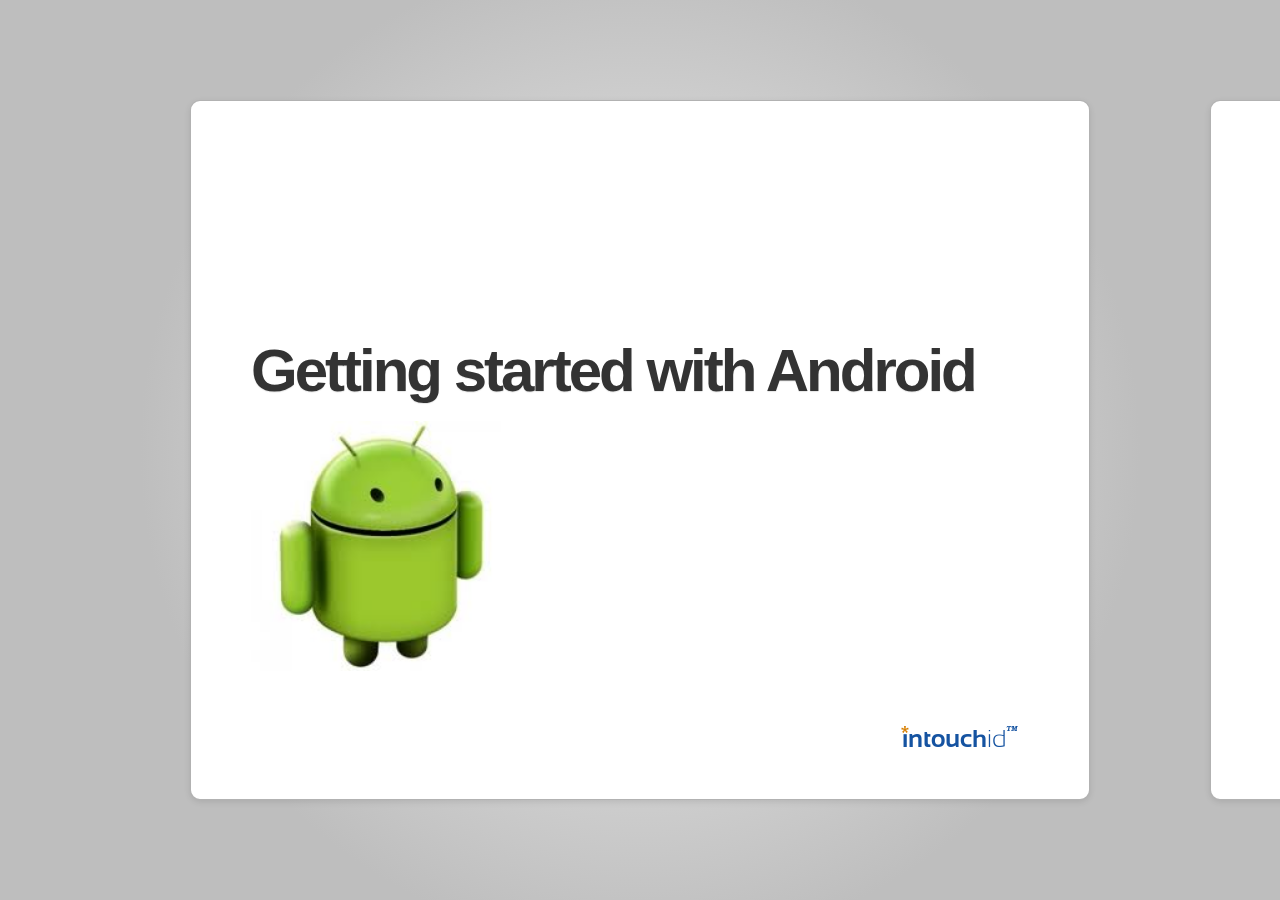
<file: Android/Beginner/Presentation Web Based/index.html>
<!DOCTYPE html>
<html>
  <head>
    <title>Getting started with Android</title>

    <meta charset='utf-8'>
    <script src="js/slides.js"></script>
  </head>
    <body style='display: none;'>

    <section class='slides layout-regular template-default'>

      <!-- slide1 -->
      <article>
        <h1>Getting started with Android</h1>
        <p>
          <img style='height: 250px;' src='images/android250.jpg'>
        </p>
      </article>

      <!-- slide2 -->
       <article>
        <article style="width:100%;">
          <div style="width: 450px; margin: 0 auto 0 auto;">
            <div style="margin: 0 10px 10px 0;">
              <h1>
                Who am I?
              </h1>
            </div>
            <img class="rounded-corner-5 profile-pic" src="images/mypic.jpeg" />
            <p>
              Jaydeep Wagh
              <br>
              IntouchId: <a href="http://thecontactid.com/add/2010-11111111/" target="_blank">2010-1111-1111</a><br/>
              Twitter: @Jaydeep_w
            </p>
          </div>
        </article>
      </article>

      <!-- slide3 -->
       <article>
        <article style="width:100%;">
          <div style="width: 600px; margin: 0 auto 0 auto;">
            <div style="margin: 0 10px 10px 0;">
              <h1>
                A brief introduction.
              </h1>
            <img class="rounded-corner-5" src="images/android-swinging.png" style="width: 340px; height: 160px;"/>
          </div>
        </article>
      </article>

      <article>
        <h1>
          Main Topics
        </h1>
        <ul>
          <li>
            Introduction
          </li>
          <li>
            Platform
          </li>
          <li>
            IDE and Tools
          </li>
          <li>
            Application development walk-through
          </li>
          <li>
            Overall evaluation
          </li>
        </ul>
      </article>

      <article>
        <h1>
          What is Android ?
        </h1>
        <ul>
          <li>
            A software platform and operating system for mobile devices
          </li>
          <li>
            Based on the Linux kernel
          </li>
          <li>
            Developed by Google and later the Open Handset Alliance (OHA)
          </li>
          <li>
            Application development walk-through
          </li>
          <li>
            Unveiling of the Android platform was announced on 5 November 2007 with the founding of OHA
          </li>
        </ul>
      </article>

      <article>
        <h4>
          <a href="http://opensignalmaps.com/reports/fragmentation.php" target="_blank" class="no-underline">Ohh. What The Fragmentation!!!</a>
        </h4>
        <img src="images/mobile-1.png" />
        <img src="images/mobile-2.png" />
        <img src="images/tablet-1.png" />
        <img src="images/tablet-2.png" />
        <img src="images/tv-1.png" />
      </article>

      <article>
        <h4>
          Why develop for Android ?
        </h4>
        <ul>
          <li>
            Open Source
          </li>
          <li>
            500+ million Android devices
            <img src="images/andy-tweet.png" />
          </li>
          <li>
            1.3m daily activations
          </li>
          <li>
            Powerful for developers
          </li>
          <li>
            Huge community support
          </li>
        </ul>
      </article>

      <article>
        <h4>
          Largest mobile market share
        </h4>
        <img src="images/android-market-share.jpg" />
      </article>

      <article>
        <h4>
          Growth of Android Apps
        </h4>
        <img class="image-banner" src="images/android-growth.jpg" />
      </article>

      <article>
        <h4>
          Android Architecture
        </h4>
        <img class="image-banner" src="images/android-architechture.png" />
      </article>

      <article>
        <h4>
          Android Emulator
        </h4>
        <img class="image-banner" src="images/android-emulator.png" />
      </article>

      <article>
        <h4>
          Basic components of Android application
        </h4>
        <ul>
          <li> Activity </li>
          <li> Service </li>
          <li> Content Providers </li>
          <li> Broadcast Receivers </li>
        </ul>
        <h4>
          Other entities in Android application
        </h4>
        <ul>
          <li> Intents </li>
          <li> Android Manifest </li>
        </ul>
      </article>

      <article>
        <h4>
           Programming Languages supported
        </h4>
        <ul>
          <li> Java - SDK - recommended </li>
          <li> C/C++ - NDK - not recommended </li>
        </ul>
      </article>

      <article>
        <h4>
          Development tools and IDE
        </h4>
          <div style="width:60%; float: left;">
            <ul>
              <li> Java Runtime </li>
              <li> Android SDK </li>
              <li> Eclipse IDE(optional) </li>
              <li> Android Development Tools (ADT) plug in </li>
            </ul>
          </div>

          <div style="width:40%; float: left; opacity: 0.4;">
            <img src="images/tools-for-dev.jpg" />
          </div>
      </article>

      <article>
        <h1>
          Summary
        </h1>
        <ul>
          <li> Powerful and well-designed development platform </li>
          <li> Marketleader for Smartphones </li>
          <li> Power to the developer </li>
        </ul>
        <img src="images/summary.png" style="float: right; position: absolute; top: 240px; left: 600px; width: 200px; height: 250px;"/>
      </article>

      <article>
        <h1>
          Resources
        </h1>
        <ul>
          <li><a href="http://developer.android.com/index.html"> developer.android.com </a></li>
          <li><a href="http://developer.android.com/design/"> developer.android.com/design </a></li>
          <li> Presentation: <a href="http://jaydeepw.github.com/tech-talks/"> jaydeepw.github.com/tech-talks/ </a></li>
          <li> Code Samples: <a href="https://github.com/jaydeepw/tech-talks"> github.com/jaydeepw/tech-talks </a></li>
          
        </ul>
      </article>

      <article>
        <h1>
          Questions ?
        </h1>
        <img src="images/questions.png" style="float: right; position: absolute; top: 200px; left: 500px; width: 300px; height: 350px;"/>
      </article>

    </section>
  </body>
</html>
</file>
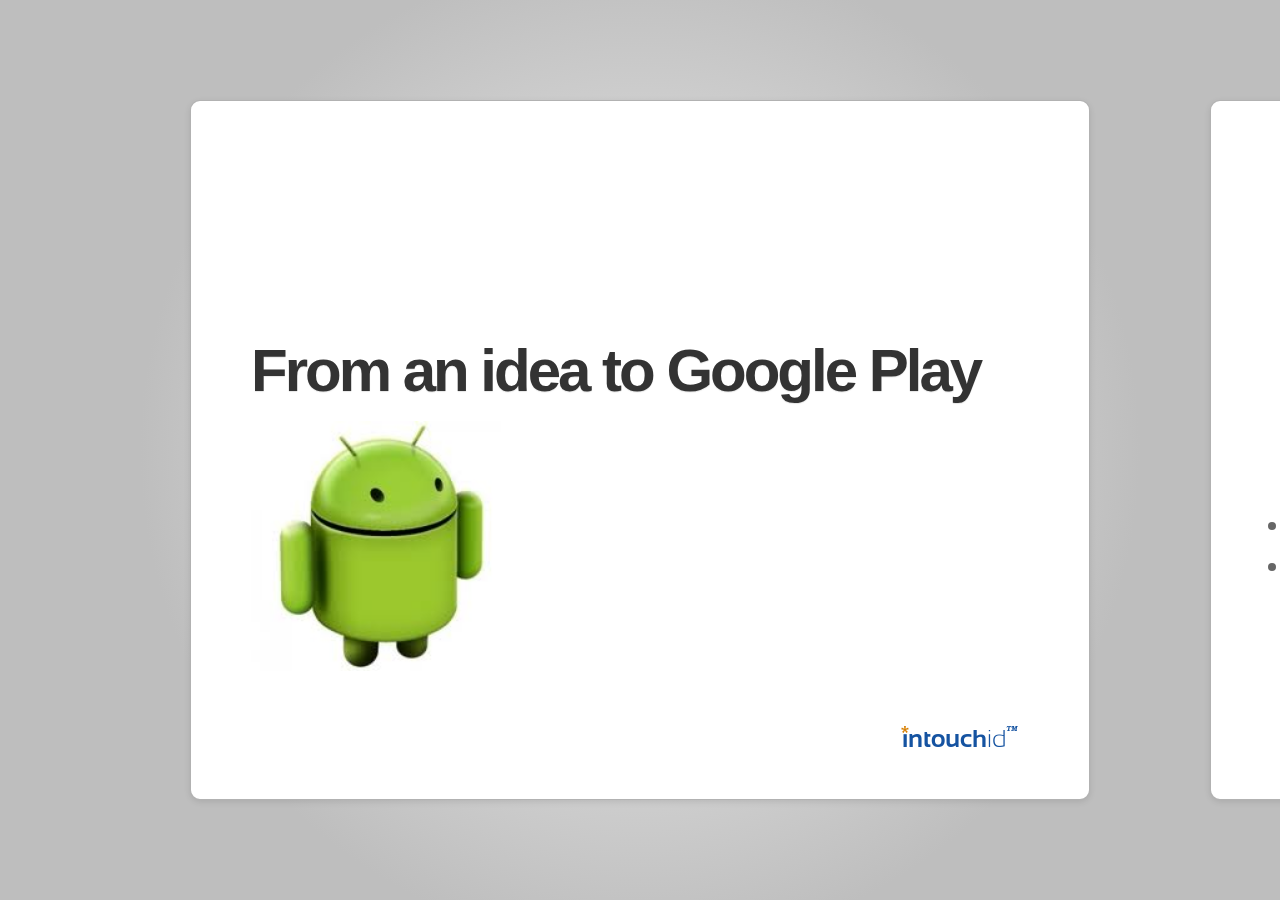
<file: Android/From an idea to Google Play/slides/index.html>
<!DOCTYPE html>
<html>
  <head>
    <title>From an idea to Google Play</title>

    <meta charset='utf-8'>
    <script src="js/slides.js"></script>
  </head>
    <body style='display: none;'>

    <section class='slides layout-regular template-default'>

      <article>
        <h1>From an idea to Google Play</h1>
        <p>
          <img class="" style='height: 250px;' src='images/android250.jpg'>
        </p>
      </article>

       <article>
        <article style="width:100%;">
          <div style="width: 450px; margin: 0 auto 0 auto;">
            <div style="margin: 0 10px 10px 0;">
              <h4>
                Who am I?
              </h4>
            </div>
            <img class="rounded-corner-5 profile-pic" src="images/mypic.jpeg" />
            <p>
              Jaydeep Wagh
              <br>
              IntouchId: <a class="no-underline" href="http://theintouchid.com/add/JaydeepW/" target="_blank">JaydeepW</a><br/>
              Twitter: <a class="no-underline" href="https://twitter.com/jaydeep_w" target="_blank">Jaydeep_w</a><br/>
            </p>
          </div>

          <ul>
            <li> Presentation: <a class="no-underline" href="http://jaydeepw.github.com/tech-talks/"> jaydeepw.github.com/tech-talks/ </a></li>
            <li> Code Samples: <a class="no-underline" href="https://github.com/jaydeepw/tech-talks"> github.com/jaydeepw/tech-talks </a></li>
            </ul>
        </article>
      </article>

      <article>
        <h1>
          Agenda
        </h1>
        <ul>
          <li> Before you start developing. </li>
          <li> During development </li>
          <li> Making it a minimal viable product. </li>
          <li> Post development </li>
          <li> Post deployment </li>
        </ul>
      </article>

      <article>
        <h1>
          Pre development
        </h1>
        <ul>
          <li> Market research </li>
          <li> Package name </li>
          <li> Native approach </li>
          <li> HTML5(web based) approach </li>
        </ul>
      </article>

      <article>
        <h1>
          Market research
        </h1>
        <ul>
          <li> Take notes </li>
          <li> Compare features </li>
          <li> Read comments </li>
          <li> last but huge, use similar apps </li>
        </ul>
      </article>

      <article>
        <h1>
          Package name
        </h1>
        <ul>
          <li> One time choice </li>
          <li> Make sensible choice </li>
          <li> Should reflect your company / website </li>
        </ul>
      </article>

      <article>
        <h1>
          Native approach
        </h1>
        <ul>
          <li> High speed, slow development </li>
          <li> Android version </li>
          <li> API level </li>
          <li> Supported form factors </li>
          <li> Use case: Contactbook </li>
        </ul>
      </article>

      <article>
        <h1>
          HTML5 approach
        </h1>
        <ul>
          <li> Low speed, faster development </li>
          <li> Native apps using frameworks </li>
          <li> HTML5 apps using frameworks </li>
          <li> Use case: Inventory tracker </li>
        </ul>
      </article>


      <article>
        <h1>
          During development
        </h1>
        <ul>
          <li> Taking care of ANRs and NPE. </li>
          <li> Exception prone areas more failsafe </li>
          <li> Remote error logging </li>
          <li> Offline capabilities </li>
          <li> Performance & Security </li>
          <li> Best practices </li>
        </ul>
      </article>

      <article>
        <h3>
          ANRs and NPE
        </h3>
        <img src="images/anrs-npe.png" style="width: 700px; height: 500px;"/>
      </article>

      <article>
        <h1>
          Avoiding ANRs and NPE
        </h1>
        <ul>
          <li> Respond to user within <strong>5 seconds</strong> </li>
          <li> BroadCast Receiver must complete within <strong>10 seconds</strong> </li>
          <li> Users perceive lag longer than 100-200ms </li>
          <li> Use <strong>Threads</strong> and <strong>AsynTask</strong> within <strong>Service</strong> </li>
          <li> Be cautions with Preferences or Account Managers </li>
        </ul>
      </article>

      <article>
        <h3>
          Failsafe exceptions
        </h3>
        <section>
          <pre>
            // Bad practice
            try{
              // do something risky
            } catch (NarrowException1 e){

            } catch (NarrowException2 e){

            }
          </pre>
        </section>
        <section>
          <pre>
            // Good practice
            try{
              // do something risky
            } catch (NarrowException1 e){

            } catch (NarrowException2 e){

            } catch (Exception e){

            }
          </pre>
        </section>
      </article>

      <article>
        <h3>
          Remote error logging
        </h3>
        <section>
          <pre>
            try{
              // do something risky
            } catch (NarrowException1 e){

            } catch (NarrowException2 e){

            } catch (Exception e){
              // call error API
              // for remote logging
              // on server
              error( e.getMessage() );
            }
          </pre>
        </section>
      </article>

      <article>
        <h1>
          Offline capabilities
        </h1>
        <img src="images/offline-capability.png" style="width: 320px; height: 480px; float: right; position: absolute; right: 40px; top: 110px;"/>
      </article>

      <article>
        <h1>
          Performance & Security
        </h1>
        <ul>
          <li> Use Logging cautiously </li>
          <li> Log.d or Log.v for sensitive info </li>
          <li> Let the runtime kill the Service </li>
          <li> Avoid creating objects </li>
          <li> Use cloud to device messaging </li>
          <li> LBS update frequency should be 5min </li>
          <li> LBS update distance should be 1000m </li>
        </ul>
      </article>

      <!-- <article>
        <h1>
          Best practices
        </h1>
        <ul>
          <li>  </li>
        </ul>
      </article> -->

      <article>
        <h1>
          Minimum viable product
        </h1>
        <ul>
          <li> Google Analytics </li>
          <li> Admob integration </li>
          <li> ACRA integration </li>
        </ul>
      </article>

      <article>
        <h3>
          Google Analytics integration
        </h3>
        <section>
          <pre>
            // Start tracking
            tracker.start("UA-MY_CODE-XX", this);

            // Register an activity view.
            tracker.trackPageView("/map_activity");

            // send views to server
            tracker.dispatch();
          </pre>
        </section>
      </article>

       <article>
        <h3>
          Google Admob integration
        </h3>
        <section>
          <pre>
            // Create adview
            AdView adView = new AdView(this, AD_TYPE, 
            MY_BANNER_UNIT_ID);

            // Create an ad request
            AdRequest request = new AdRequest();

            // Load ad in the UI.
            adView.loadAd(request);
          </pre>
        </section>
      </article>

      <article>
        <h3>
          ACRA integration
        </h3>
        <section>
          <pre>
            // Associate the form
            @ReportsCrashes(formKey = 
            "tWTBQaGdDI4V1YDgzWHVqQWc6MQc2ZVZRb")

            // Initialize ACRA
            ACRA.init( this );
          </pre>
        </section>
      </article>

      <article>
        <h1>
          ACRA usage modes
        </h1>
        <ul>
          <li> Silent (default) </li>
          <li> Custom server script </li>
          <li> Email </li>
          <li> Almost anywhere, by implementing a simple interface </li>
        </ul>
      </article>

      <article>
        <h1>
          ACRA report desitnations
        </h1>
        <ul>
          <li> GoogleDocs Form (default) </li>
          <li> Toast </li>
          <li> Notification </li>
          <li> Dialog </li>
        </ul>
      </article>

      <article>
        <h1>
          Post development
        </h1>
        <ul>
          <li> Testing over production build </li>
          <li> Three things to remember </li>
          <li> Publishing the app </li>
        </ul>
      </article>

      <article>
        <h1>
          Testing over production build
        </h1>
        <ul>
          <li> Atleast last 5 version should be considered </li>
        </ul>
      </article>

      <article>
        <h1>
          Three things to remember ALWAYS!
        </h1>
        <ul>
          <li> Signing key </li>
          <li> Package name </li>
          <li> Version name / number </li>
        </ul>
      </article>

      <article>
        <h1>
          Publishing on Google Play
        </h1>
        <ul>
          <li> Targets 1906+ device models </li>
          <li> <a class="no-underline" href="http://support.google.com/googleplay/android-developer/bin/answer.py?hl=en&answer=138294&topic=2365624&ctx=topic" target="_blank">Indian developers can now sale apps</a> </li>
          <li> Keep description brief and concise </li>
          <li> Attractive banner (1024x500) </li>
          <li> Screen shots (320x480,..) </li>
          <li> App icons (512, 96, 72, 48, 36) </li>
        </ul>
      </article>

      <article>
        <h1>
          Post deployment
        </h1>
        <ul>
          <li> Collecting feedback </li>
          <li> App updating interval  </li>
          <li> App stores to publish the app on </li>
          <li> Leverage social </li>
        </ul>
      </article>

       <article>
        <h1>
          Collecting feedback
        </h1>
        <ul>
          <li> <a class="no-underline" href="http://www.google.com/google-d-s/forms/" target="_blank">Google Forms</a> </li>
          <li> Custom application rating activity </li>
          <li> <a class="no-underline" href="http://www.surveymonkey.com/" target="_blank">SurveyMonkey.com</a> </li>
          <li> <a class="no-underline" href="http://polldaddy.com/" target="_blank">PollDaddy</a> </li>
        </ul>
      </article>

      <article>
        <h1>
          Application updates
        </h1>
        <ul>
          <li>Right away for critical crashes</li>
          <li>UI issues can be delayed</li>
          <li>30-40 days is ideal</li>
          <li>Too frequent updates irks user</li>
        </ul>
      </article>

      <article>
        <h1>
          Third party App Stores
        </h1>
        <ul>
          <li> <a class="no-underline" href="http://apps.opera.com/en_in/" target="_blank">Opera Mobile Store</a> </li>
          <li> <a class="no-underline" href="http://www.getjar.com/" target="_blank">GetJar</a> </li>
          <li> 
            <a class="no-underline" href="https://bdsc.webapps.blackberry.com/android/bpaa/" target="_blank">Blackberry runtime for Android</a> 
          </li>
          <li> <a class="no-underline" href="http://openappmkt.com/" target="_blank">OpenAppMkt</a> </li>
          <li> <a class="no-underline" href="http://slideme.org/" target="_blank">SlideME</a> </li>
        </ul>
      </article>

      <article>
        <h1>
          Leverage social
        </h1>
        <ul>
          <li> Make heavy usage of social network </li>
          <li> Respond to users </li>
          <li> Get feedback </li>
          <li> Promote application and grow your community </li>
        </ul>
      </article>

      <article>
        <h1>
          Some numbers
        </h1>
        <ul>
          <li> Every time a new app is downloaded, the usage of all other apps on the device, decreases by 19%. </li>
          <li> On an average a user has 41 apps installed on his device </li>
          <li> 63% of time is spent with social apps. #AppsWorld </li>
        </ul>
      </article>

      <article>
        <h1>
          1.3mn activations daily
        </h1>
        <img src="images/andy-tweet.png"/>
      </article>

      <article>
        <h1>
          Questions ?
        </h1>
        <img src="images/questions.png" style="float: right; position: absolute; top: 200px; left: 500px; width: 300px; height: 350px;"/>
      </article>

    </section>
  </body>
</html>
</file>
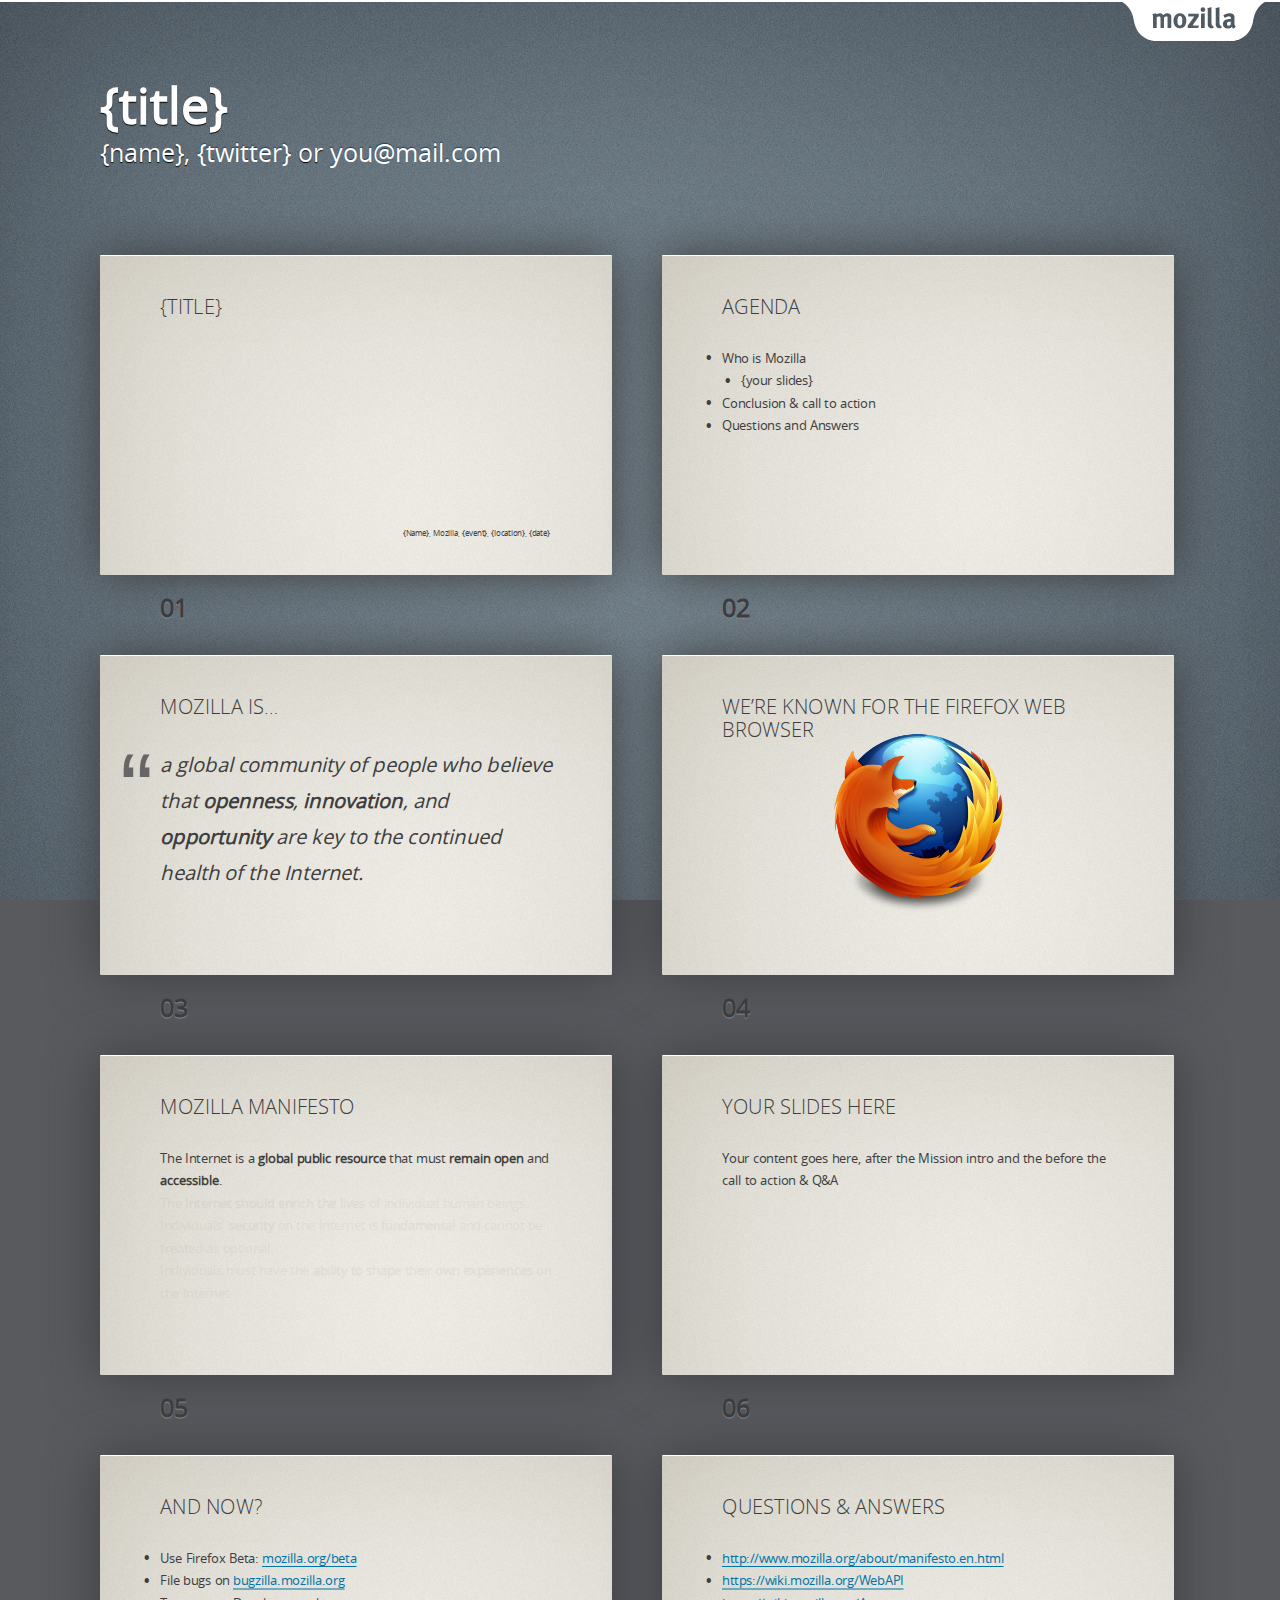
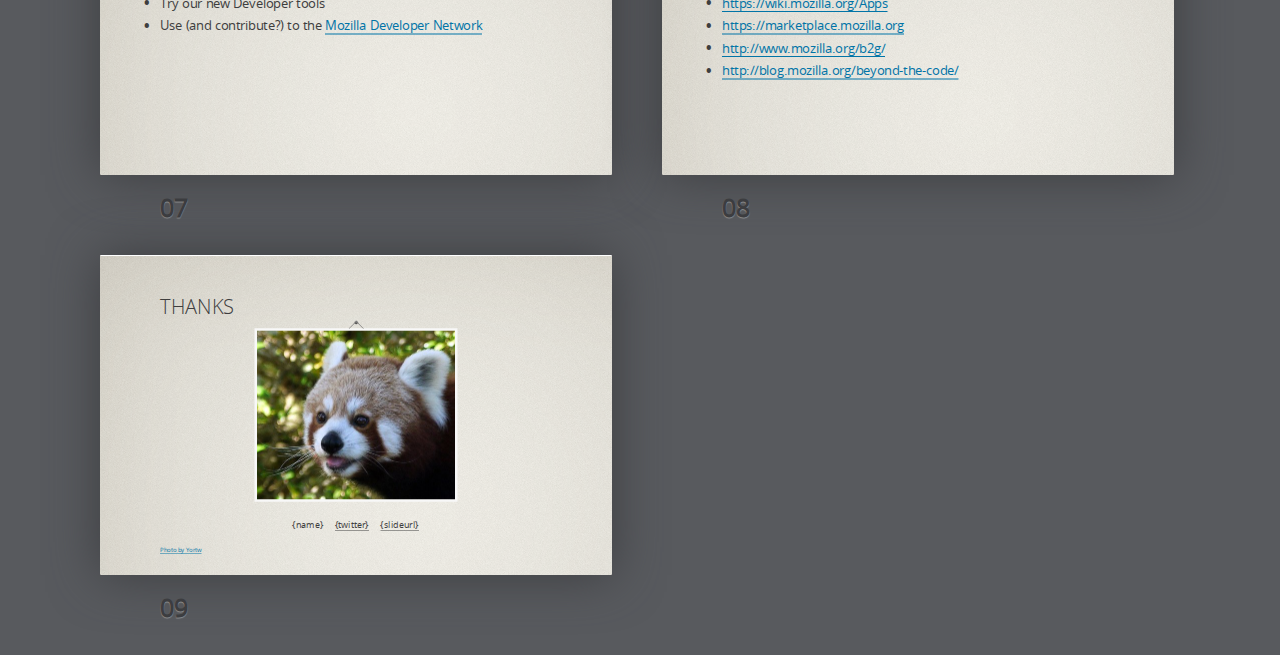
<file: DevFestW/mozilla-mission.html>
<!DOCTYPE HTML>
<html lang="en-US" class="fade">
<head>
  <title>{title}</title>
  <meta charset="UTF-8">
  <meta name="viewport" content="width=1274, user-scalable=no">
  <link rel="stylesheet" href="themes/mozilla/styles/style.css">
  <style type="text/css">

  </style>
</head>
<body class="list">

  <header class="caption">
    <h1>{title}</h1>
    <p class="footer">{name}, <a href="http://twitter.com/">{twitter}</a> or <a href="mailto:">you@mail.com</a></p>
  </header>

  <div id="cover" class="slide"><div>
    <section>
      <header>
        <h2>{title}</h2>
      </header>
      <footer class="byline">{Name}, Mozilla, {event}, {location}, {date}</footer>
    <footer class="notes">
    </footer>
    </section>
  </div></div>

  <div id="agenda" class="slide"><div>
    <section>
      <header>
        <h2>Agenda</h2>
      </header>
      <ul>
        <li>Who is Mozilla
          <ul>
            <li>{your slides}</li>
          </ul>  
        </li>
        <li>Conclusion & call to action</li>
        <li>Questions and Answers</li>
      </ul> 
      <footer class="notes">
      </footer>
    </section>
  </div></div>

  <div id="mozilla-is" class="slide"><div>
    <section>
      <header>
        <h2>Mozilla is&hellip;</h2>
      </header>
      <blockquote>
        a global community of people who believe that <strong>openness</strong>, <strong>innovation</strong>, and <strong>opportunity</strong> are key to the continued health of the Internet.
      </blockquote>
      <footer class="notes">
      </footer>
    </section>
  </div></div>

  <div id="firefox" class="slide"><div>
    <section>
      <header>
        <h2>We’re known for the Firefox Web Browser</h2>
      </header>
        <img src="themes/mozilla/images/Fx-logo.png" class="middle" width="400" alt="Firefox">
      <footer class="notes">
      </footer>
    </section>
  </div></div>

  <div id="manifesto" class="slide"><div>
    <section>
      <header>
        <h2>Mozilla Manifesto</h2>
      </header>
      <ul class="inner">
        <li class="active">The Internet is a <strong>global public resource</strong> that must <strong>remain open</strong> and <strong>accessible</strong>.</li>
        <li>The <strong>Internet should enrich the lives</strong> of individual human beings.</li>
        <li>Individuals' <strong>security</strong> on the Internet is <strong>fundamental</strong> and cannot be treated as optional.</li>
        <li>Individuals must have the <strong>ability to shape their own experiences</strong> on the Internet.</li>
      </ul>
      <footer class="notes">
      </footer>
    </section>
  </div></div>

  <div id="yourslides" class="slide"><div>
    <section>
      <header>
        <h2>Your slides here</h2>
      </header>
      <p>Your content goes here,
after the Mission intro and the before the call to action  & Q&A</p>
      <footer class="notes">
      </footer>
    </section>
  </div></div>

  <div id="drawing" class="slide"><div>
    <section>
      <header>
        <h2>And now?</h2>
      </header>
      <ul>
        <li>Use Firefox Beta: <a href="http://mozilla.org/beta">mozilla.org/beta</a></li>
        <li>File bugs on <a href="http://bugzilla.mozilla.org">bugzilla.mozilla.org</a></li>
        <li>Try our new Developer tools</li>
        <li>Use (and contribute?) to the <a href="http://developer.mozilla.org">Mozilla Developer Network</a></li>
      </ul>
      <footer class="notes">
      </footer>
    </section>
  </div></div>

  <div id="qanda" class="slide"><div>
    <section>
      <header>
        <h2>Questions & Answers</h2>
      </header>
      <ul>
        <li><a href="http://www.mozilla.org/about/manifesto.en.html">http://www.mozilla.org/about/manifesto.en.html</a></li>
        <li><a href="https://wiki.mozilla.org/WebAPI">https://wiki.mozilla.org/WebAPI</a></li>
        <li><a href="https://wiki.mozilla.org/Apps">https://wiki.mozilla.org/Apps</a></li>
        <li><a href="https://marketplace.mozilla.org">https://marketplace.mozilla.org</a></li>
        <li><a href="http://www.mozilla.org/b2g/">http://www.mozilla.org/b2g/</a></li>
        <li><a href="http://blog.mozilla.org/beyond-the-code/">http://blog.mozilla.org/beyond-the-code/</a></li>
      </ul>
      <footer class="notes">
      </footer>
    </section>
  </div></div>

  <div id="thanks" class="slide"><div>
    <section>
      <header>
        <h2>Thanks</h2>
      </header>
        <figure class="frame middle swing">
        <img src="pictures/mozillaoverview/redpanda.jpg" 
             alt="Red panda (Firefox)">
        </figure>
      <ul class="oneline demourl">
        <li>{name}</li>
        <li><a href="http://twitter.com/">{twitter}</a></li>
        <li><a href="{slideurl}">
          {slideurl}
        </a></li>
      </ul>
      <small class="credits">
        <a href="http://www.flickr.com/photos/yortw/5798336827/">
          Photo by Yortw
        </a>
      </small>
    <footer class="notes">
      Thanks for listening! 
    </footer>
    </section>
  </div></div>

  <div class="progress"><div></div></div>
  <script src="scripts/script.js"></script>
  <!-- Copyright © 2010–2012 Vadim Makeev — pepelsbey.net -->
</body>
</html>
</file>
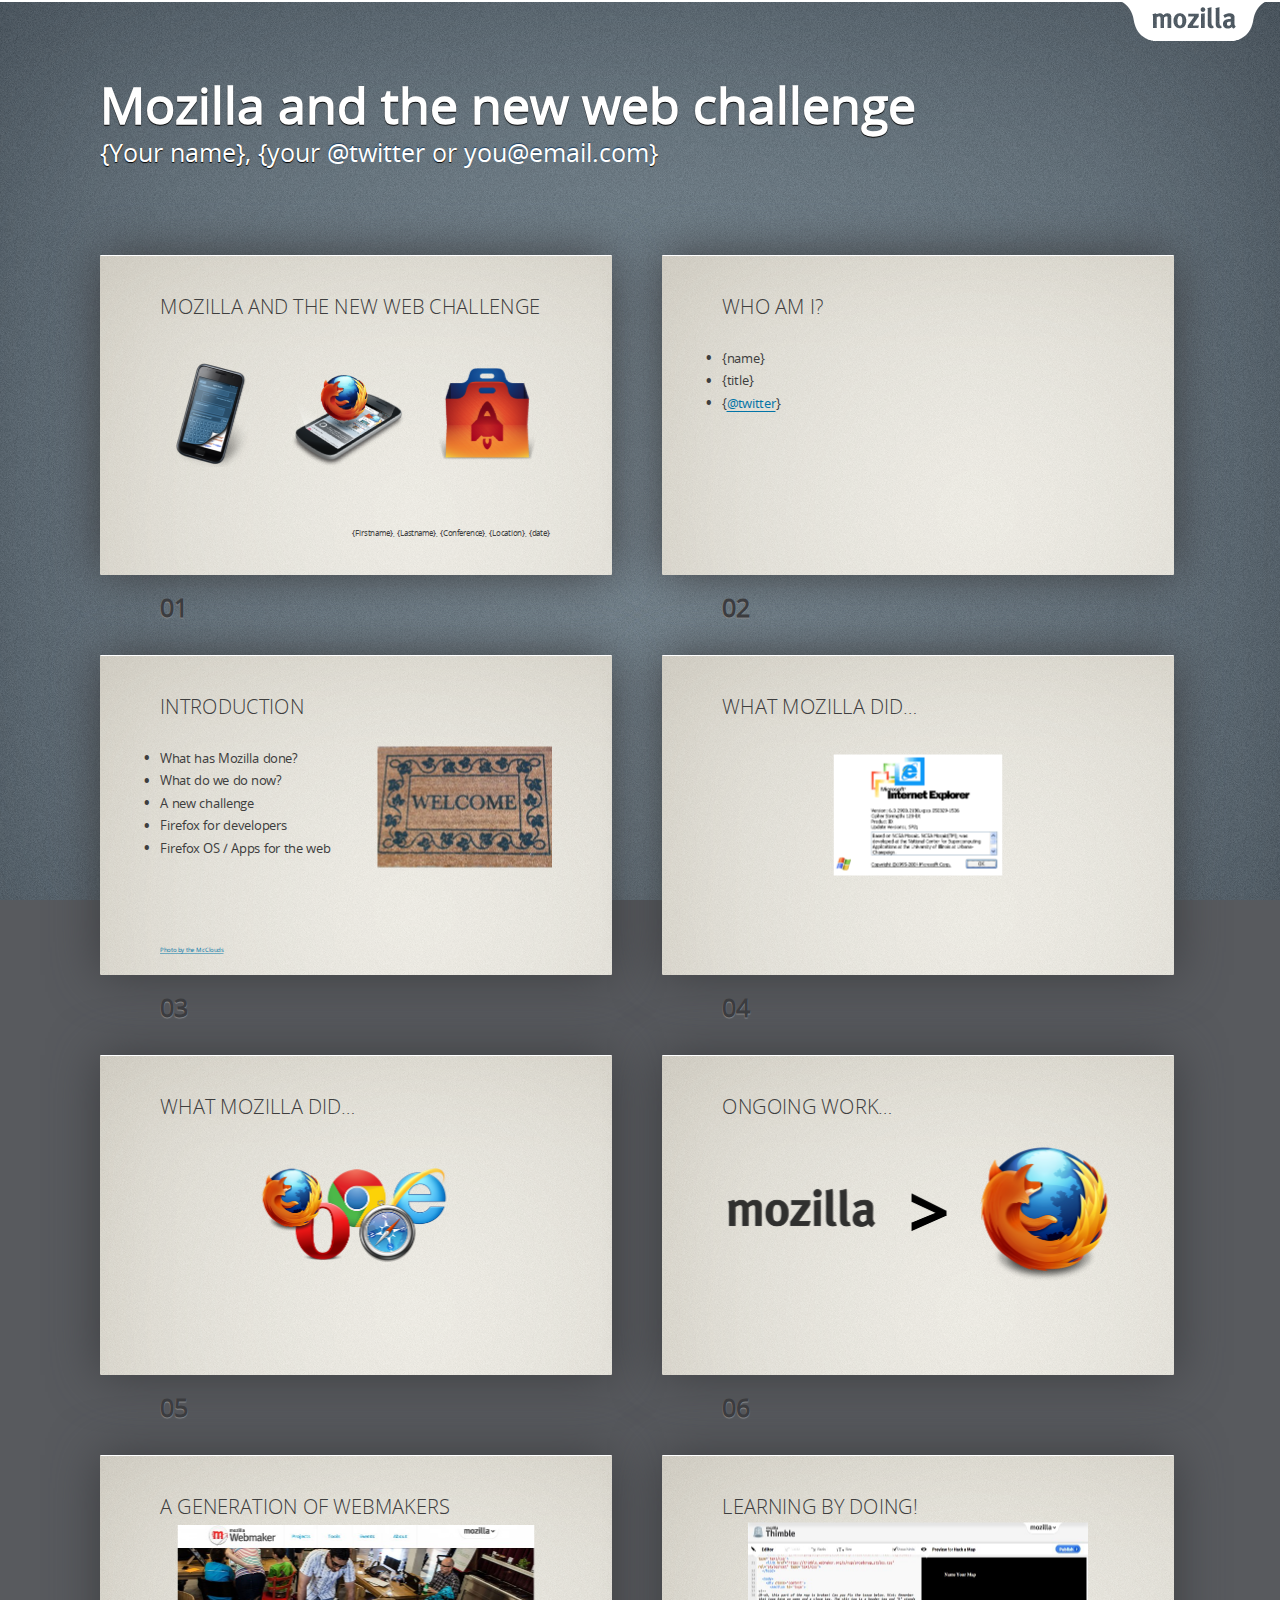
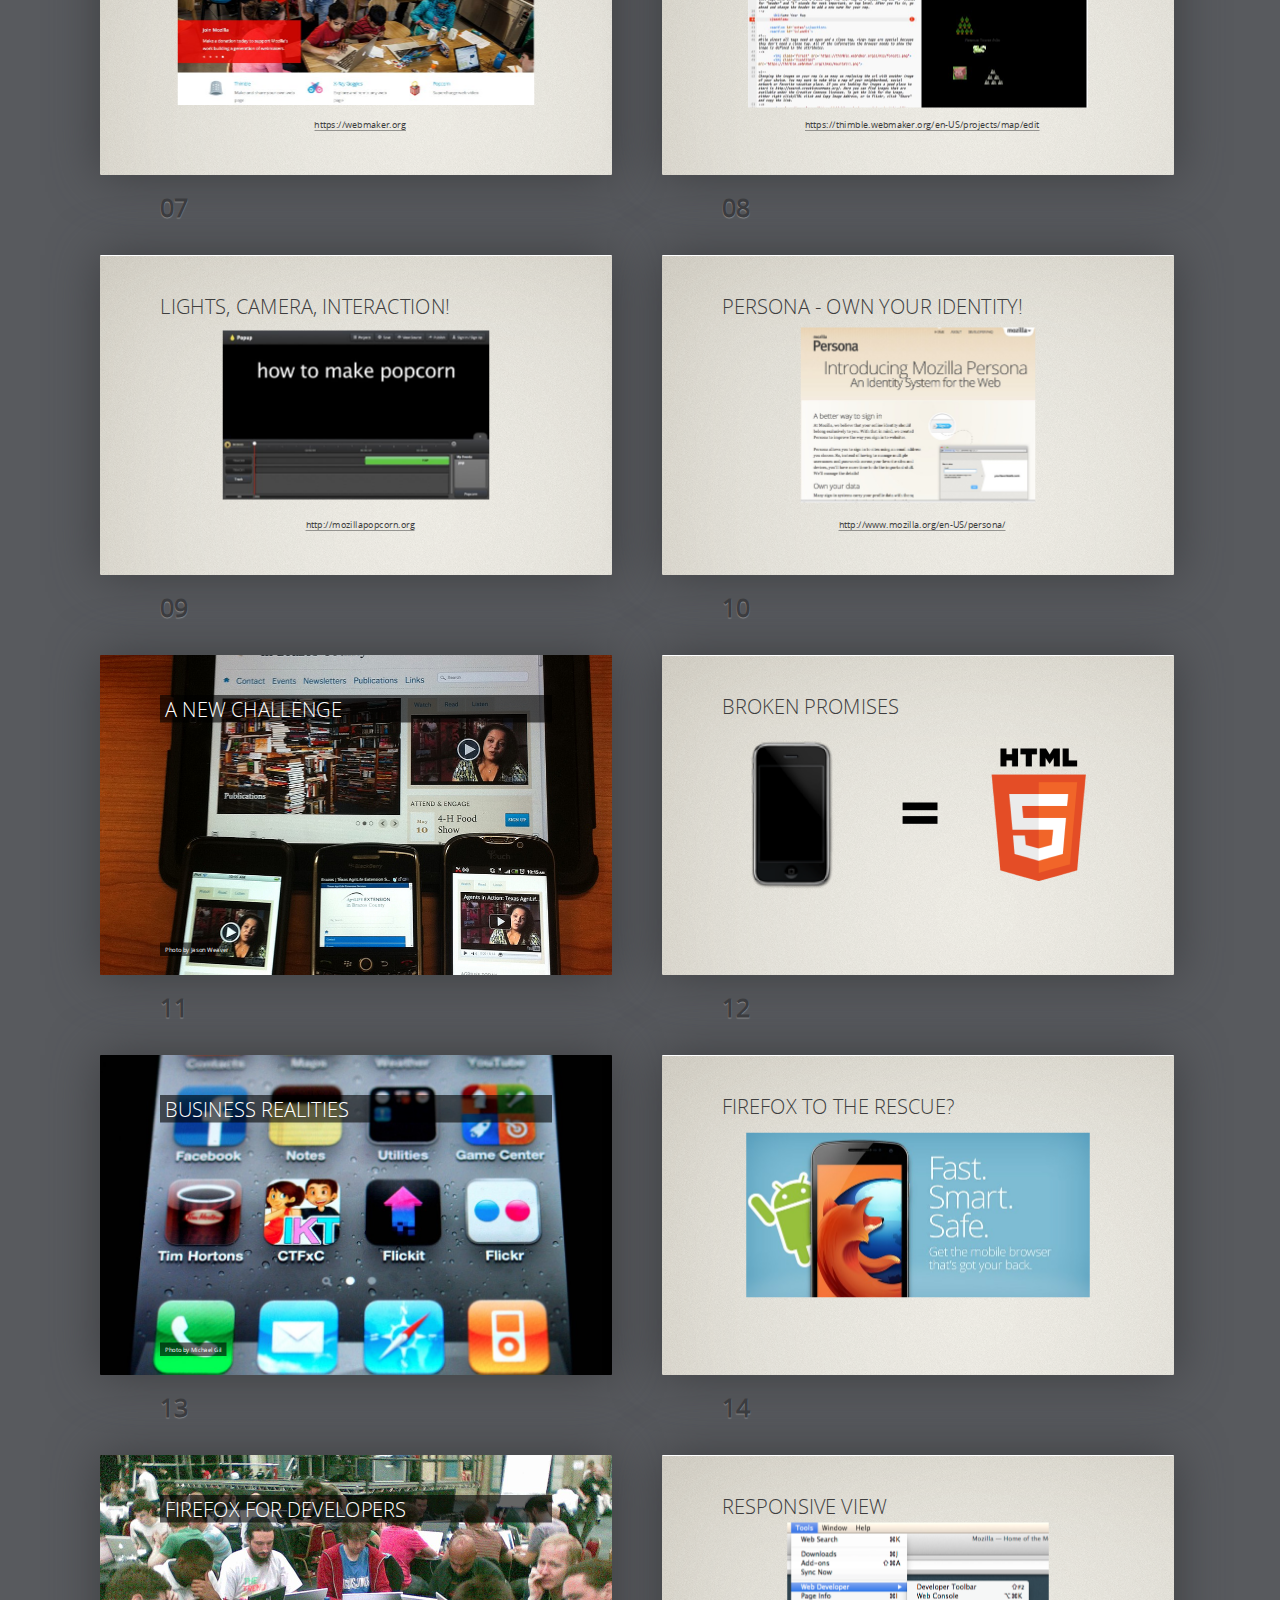
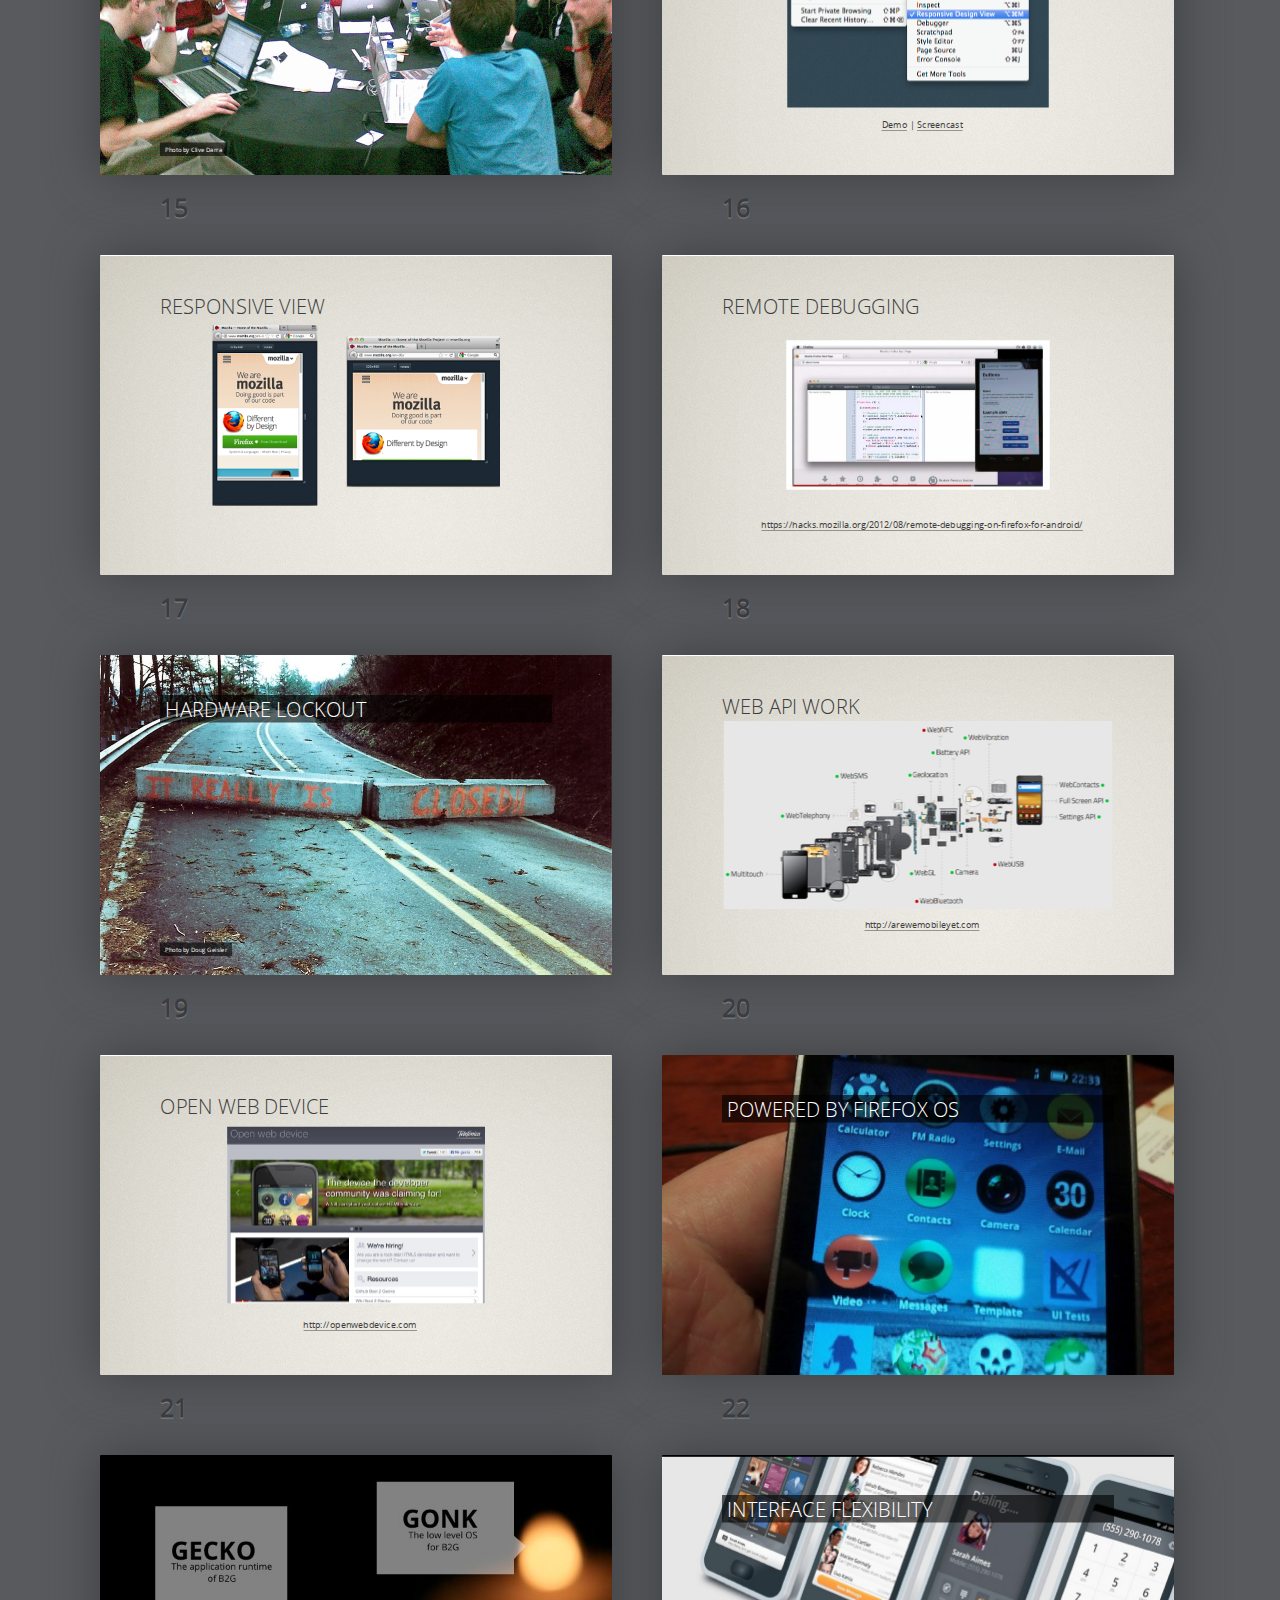
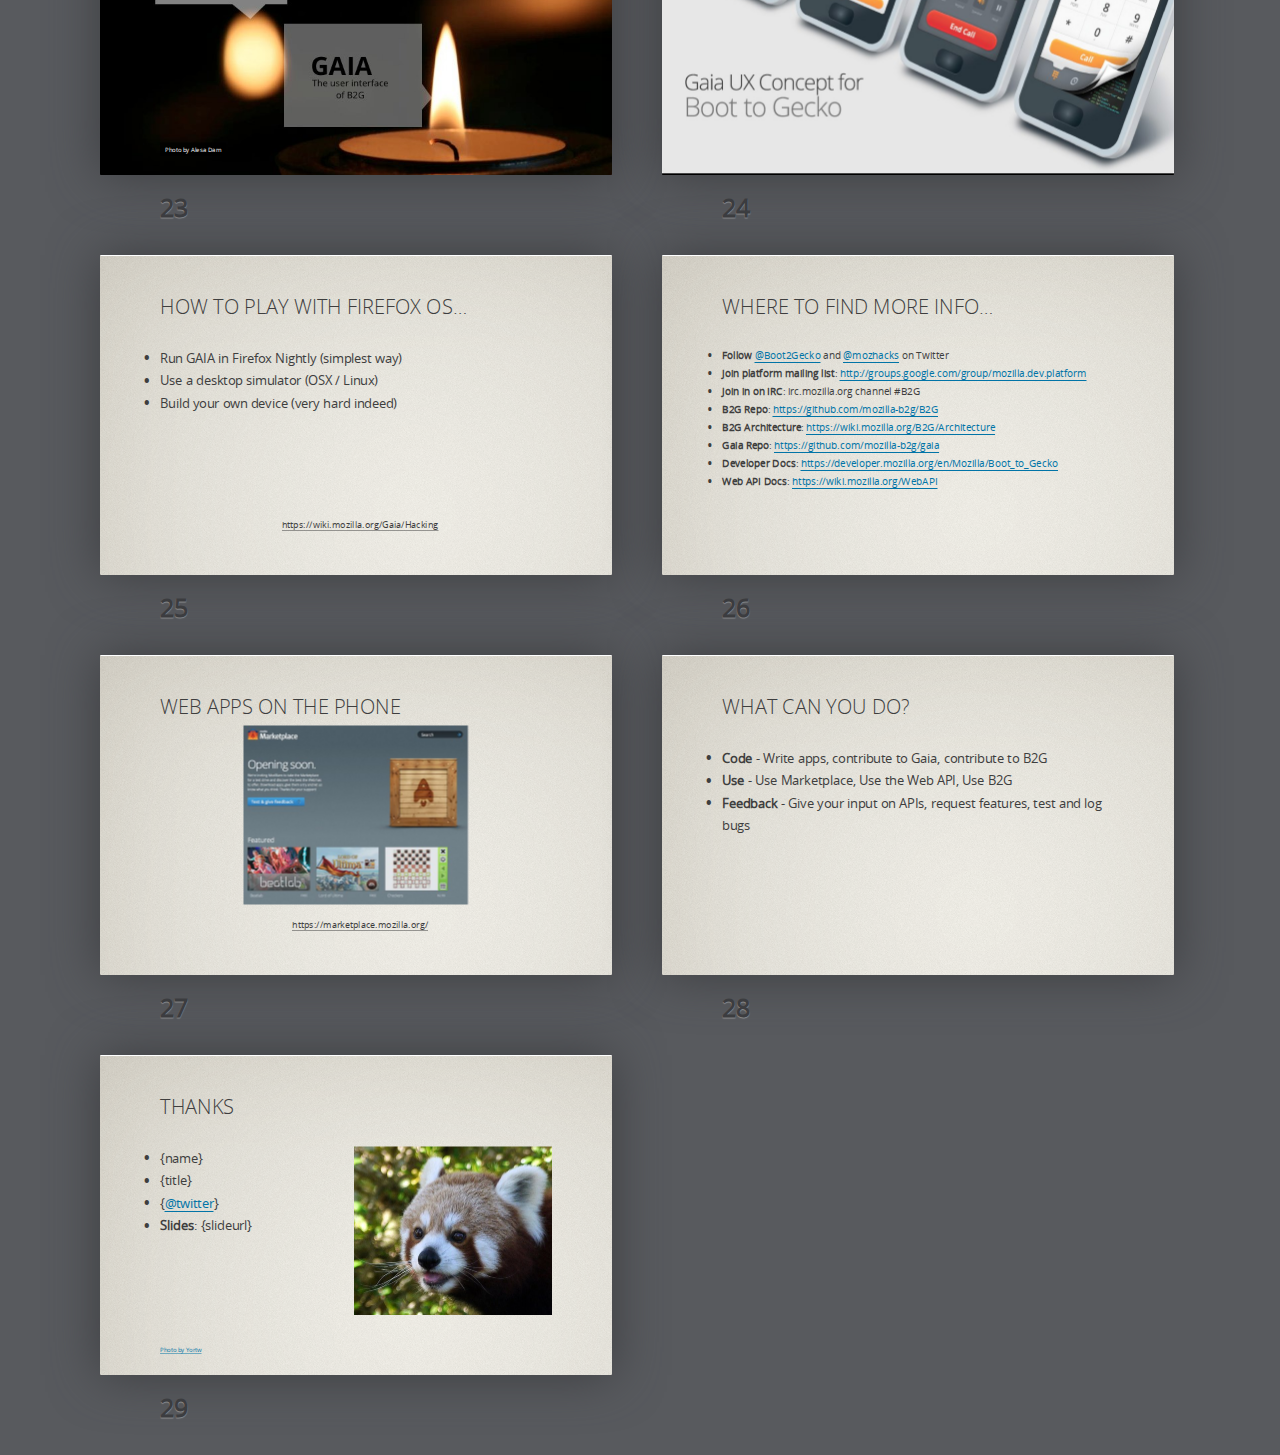
<file: DevFestW/mozilla.html>
<!DOCTYPE HTML>
<html lang="en-US">
<!-- <html lang="en-US" class="nonumbers"> -->
<!-- ^ if you want no numbers on the slides add a "nonumbers" class to the HTML element -->
<head>
	<title>Mozilla and the new web challenge</title>
	<meta charset="UTF-8">
	<meta name="viewport" content="width=1274, user-scalable=no">
	<link rel="stylesheet" href="themes/mozilla/styles/style.css">
</head>
<body class="list">
	<header class="caption">
		<h1>Mozilla and the new web challenge</h1>
		<p class="footer">{Your name}, {your <a href="http://twitter.com/">@twitter</a> or <a href="mailto:you@email.com">you@email.com</a>}</p>
	</header>

<!-- 
	
	Simply copy the whole block for each slide you want.
	Special slides get extra classes. Each slide needs an ID 
	to allow for bookmarking and target jumping.
	
	Images, videos and SVG objects are automatically centred
	when you add a class of "middle"

	If you add a "cover" class images are taking over the whole 
	screen resized to height. Add a "w" class to resize to width.

 -->
	<div id="cover" class="slide"><div>
		<section>
			<header>
				<h2>Mozilla and the new web challenge</h2>
			</header>
			<img src="pictures/mozillaoverview/introicons.png" class="middle" alt="Icons of B2G, Firefox OS and Mozilla Apps">
			<footer class="byline">{Firstname}, {Lastname}, {Conference}, {Location}, {date}</footer>
		</section>
	</div></div>

	<div id="intro" class="slide"><div>
		<section>
			<header>
				<h2>Who am I?</h2>
			</header>
			<!--
				<img src="pictures/mozillaoverview/welcome.jpg" class="right" alt="Welcome mat">
				^ add your photo if wanted - 400px wide works best
			--> 
			<ul>
				<li>{name}</li>
				<li>{title}</li>
				<li>{<a href="http://twitter.com/">@twitter</a>}</li>
			</ul>

			<footer class="notes">
				Introduce yourself, who you are and why you are the person to give that talk
			</footer>

		</section>
	</div></div>

	<div id="agenda" class="slide"><div>
		<section>
			<header>
				<h2>Introduction</h2>
			</header>
			<img src="pictures/mozillaoverview/welcome.jpg" class="right" alt="Welcome mat">
			<ul>
				<li>What has Mozilla done?</li>
				<li>What do we do now?</li>
				<li>A new challenge</li>
				<li>Firefox for developers</li>
				<li>Firefox OS / Apps for the web</li>
			</ul>
			<small class="credits">
				<a href="http://www.flickr.com/photos/mjparnell/435465575/">Photo by the McClouds</a>
			</small>

			<footer class="notes">
				Setting the stage - explain what you are going to cover. This was mainly added for 
				audiences who don't speak English as their first language.
			</footer>	

		</section>
	</div></div>

	<div id="whatmozilladid" class="slide"><div>
		<section>
			<header>
				<h2>What Mozilla did&hellip;</h2>
			</header>
			<img src="pictures/mozillaoverview/ie6.png" class="middle" alt="About Internet Explorer 6 info">

		<footer class="notes">
			Explain that without Mozilla, Internet Explorer would be the dominant browser, 
			that we are a not-for-profit organisation to keep the web open and that without 
			us the web would be a corporate-only environment.
		</footer>

		</section> 
	</div></div>

	<div id="whatmozilladid2" class="slide"><div>
		<section>
			<header>
				<h2>What Mozilla did&hellip;</h2>
			</header>
			<img src="pictures/mozillaoverview/browserlympics.png" class="middle" alt="Browser Logos">

			<footer class="notes"> 
				Firefox (and Opera) also paved the way for other browsers both to be released 
				open source and support web standards. Even IE now does a lot to support and 
				also promote web standards.
			</footer>

		</section>
	</div></div>

	<div id="morethanfirefox" class="slide"><div>
		<section>
			<header>
				<h2>Ongoing work&hellip;</h2>
			</header>
			<img src="pictures/mozillaoverview/mozillamore.png" class="middle" alt="Mozilla is more than Firefox">

			<footer class="notes">
				Mozilla is much more than Firefox though. We are a not-for-profit organisation to 
				promote the open web. This means we educate people on how to publish content and 
				we protect people's privacy and identity and choice on the web.
			</footer>

		</section>
	</div></div>


	<div id="webmaker" class="slide"><div>
		<section>
			<header>
				<h2>A generation of webmakers</h2>
			</header>
			<img src="pictures/mozillaoverview/webmaker.jpg" class="middle" alt="Mozilla Webmaker">
			<p class="demourl">
				<a href="https://webmaker.org">https://webmaker.org</a>
			</p>

			<footer class="notes">
				Mozilla Webmaker is an ongoing project to turn pure consumers of the web
				into makers. We teach basic web editing skills, how to publish and mix 
				video with online content and basic ways to keep safe and have a good
				time on the web.
			</footer>

		</section>
	</div></div>

	<div id="thimble" class="slide"><div>
		<section>
			<header>
				<h2>Learning by doing!</h2>
			</header>
			<img src="pictures/mozillaoverview/thimble.jpg" class="middle" alt="Mozilla Thimble">
			<p class="demourl">
				<a href="https://thimble.webmaker.org/en-US/projects/map/edit">https://thimble.webmaker.org/en-US/projects/map/edit</a>
			</p>
			<footer class="notes">
				Mozilla Thimble is a very simple and interactive way to learn basic HTML. An editor on the 
				right hand side of the screen lets you write things and the results are shown immediately on 
				the left. You can also choose from already existing projects and write in them. The editor 
				shows you when you make an error and links it to the documentation on the developer network.
				You can choose from various challenges to become better and better in editing HTML.
			</footer>

		</section>
	</div></div>

	<div id="popcorn" class="slide"><div>
		<section>
			<header>
				<h2>Lights, Camera, interaction!</h2>
			</header>
			<img src="pictures/mozillaoverview/popcorn.jpg" class="middle" alt="Mozilla popcorn">
			<p class="demourl">
				<a href="https://mozillapopcorn.org">http://mozillapopcorn.org</a>
			</p>

			<footer class="notes">
				Mozilla Popcorn is a simple way to create interactive web experiences from video and 
				audio materials. You have an editor to overlay web content over videos and interact 
				with parts of the page.
			</footer>

		</section>
	</div></div>

	<div id="persona" class="slide"><div>
		<section>
			<header>
				<h2>Persona - own your identity!</h2>
			</header>
			<img src="pictures/mozillaoverview/persona.jpg" height="350" class="middle" alt="Mozilla Thimble">
			<p class="demourl">
				<a href="http://www.mozilla.org/en-US/persona/">http://www.mozilla.org/en-US/persona/</a>
			</p>

			<footer class="notes">
				Mozilla Persona is a simple way to log into web apps and sites. Instead of having 
				to create a username and password for each product you log in to Persona allows you 
				to identify yourself with one of your verified e-mails. That way you don't have to
				have thousands of profiles online and you only give sites the information you want 
				instead of all your data.
			</footer>

		</section>
	</div></div>

	<div id="a-new-challenge" class="slide cover w"><div>
		<section>
			<header>
				<h2>A new challenge</h2>
			</header>
			<img src="pictures/mozillaoverview/responsive.jpg" class="middle" alt="Responsive Design">
			<small class="credits"><a href="http://www.flickr.com/photos/indyplanets/5693612984/">Photo by Jason Weaver</a></small>

		<footer class="notes">
			One very obvious change in the last years was that the web became much more mobile.
			Instead of desktop machines we use laptops, smart phones and tablets and all of 
			these devices get more powerful by the month. They all come with different resolutions
			and connectivity issues, though and Mozilla is happy to take on the challenge of 
			moving the open web from immobile machines to on-the-go computing.
		</footer>
	
		</section>
	</div></div>


	<div id="brokenpromise" class="slide"><div>
		<section>
			<header>
				<h2>Broken promises</h2>
			</header>
			<img src="pictures/mozillaoverview/html5promise.png" class="middle" alt="Smartphone equals HTML5">

		<footer class="notes">
			When a certain company very loudly proclaimed that the desktop is dead 
			and smartphones are the future and that HTML5 is the new standard to 
			power smartphones we were very happy and interested indeed. Finally 
			web standards got a platform that is on the bleeding edge and very 
			beautiful and we all were ready to chip in to make this an open 
			experience that empowers everyone to build for these new devices.
		</footer>

		</section>
	</div></div>

	<div id="business-realities" class="slide cover w"><div>
		<section>
			<header>
				<h2>Business realities</h2>
			</header>
			<img src="pictures/mozillaoverview/apps.jpg" class="middle" alt="Apps">
			<small class="credits">
				<a href="http://www.flickr.com/photos/msvg/5385759365/">Photo by Michael Gil</a>
			</small>

		<footer class="notes">
			However, when native apps took off a lot of companies realised that there 
			is money to be made by not keeping things open. Apps can do more than 
			HTML5 can because the OS and hardware providers grant them more access and
			control the experience. If you control the software and the hardware, you 
			can build great, but very bespoke products. If you allow for open technologies
			to be used, you lose control and you make less money as a hardware provider.
			As a developer, you shouldn't have to go that route.
		</footer>

		</section>
	</div></div>

	<div id="firefoxandroid" class="slide"><div>
		<section>
			<header>
				<h2>Firefox to the rescue?</h2>
			</header>
			<img src="pictures/mozillaoverview/firefoxandroid.jpg" class="middle" alt="Firefox for Android">

		<footer class="notes">
			Firefox is now available on Android and does quite a few things 
			more than the Android stock browser (not Chrome) does. You can 
			get it on the Android market and we welcome any feedback you 
			can give us to make it the best experience possible.
		</footer>

		</section>
	</div></div>


	<div id="firefox-for-developers" class="slide cover w"><div>
		<section>
			<header>
				<h2>Firefox for developers</h2>
			</header>
			<img src="pictures/mozillaoverview/hackday.jpg" class="middle" alt="Developers at a hack day">
			<small class="credits">
				<a href="http://www.flickr.com/photos/osde-info/563699963/">Photo by Clive Darra</a>
			</small>

		<footer class="notes">
			Firefox lately has gotten a lot of new features for developers far beyond 
			what the Firebug extension gave you. Some of them are very handy to have 
			when building for mobile devices.
		</footer>

		</section>
	</div></div>

	<div id="responsiveview" class="slide"><div>
		<section>
			<header>
				<h2>Responsive view</h2>
			</header>
			<img src="pictures/mozillaoverview/responsivemenu.png" class="middle" alt="Responsive view in Firefox">
			<p class="demourl">
				<a href="http://paulrouget.com/e/devtoolsupdate/">Demo</a> | 
				<a href="http://www.youtube.com/watch?v=t07cLJhJkjQ">Screencast</a>
			</p>

		<footer class="notes">
			A new feature in Firefox is the responsive view which makes it easy to 
			simulate different mobile device resolutions. This makes it much easier
			to test your designs.
		</footer>

		</section>
	</div></div>

	<div id="responsivedemo" class="slide"><div>
		<section>
			<header>
				<h2>Responsive view</h2>
			</header>
			<img src="pictures/mozillaoverview/responsive-demo.png" class="middle" alt="Two views of the same page">

		<footer class="notes">
			The responsive view in Firefox makes it easy to test what your app looks like
			in different resolutions and when you switch from landscape to portrait mode. 
			Instead of resizing the window you resize the document in the browser. It comes
			with lots of presets of the sizes of common phones and tablets and you still
			have access to all the buttons and tabs of your browser.
		</footer>

		</section>
	</div></div>

	<div id="remotedebugging" class="slide"><div>
		<section>
			<header>
				<h2>Remote debugging</h2>
			</header>
			<img src="pictures/mozillaoverview/remotedebug.jpg" class="middle" alt="Remote debugging">
			<p class="demourl">
				<a href="https://hacks.mozilla.org/2012/08/remote-debugging-on-firefox-for-android/">https://hacks.mozilla.org/2012/08/remote-debugging-on-firefox-for-android/</a>
			</p>

		<footer class="notes">
			The latest Firefox now allows for remote debugging, which means you 
			can develop on your desktop and see the results on your phone instead
			of having to send code, restart the phone or reload the page and all 
			that pain. With remote debugging you can see what is going on in the 
			code of your HTML5 app on your desktop while testing it in the real
			environment.
		</footer>

		</section>
	</div></div>


	<div id="hardware-lockout" class="slide cover w"><div>
		<section>
			<header>
				<h2>Hardware lockout</h2>
			</header>
			<img src="pictures/mozillaoverview/lockout.jpg" class="middle" alt="Very obvious road block">
			<small class="credits">
				<a href="http://www.flickr.com/photos/old_sarge/100926333/">Photo by Doug Geisler</a>
			</small>

		<footer class="notes">
			The most frustrating part about this is that phone and operating 
			system providers lock out browsers and JavaScript. The fun parts
			to use in a smartphone are the camera, the sensors and to use it
			to send messages to your friends and call people. To do this, 
			however you'll need to write native code. Browsers, in general
			are locked out. This is not fair when you claim at the same 
			time that HTML5 is the platform to bring a great future.
		</footer>

		</section>
	</div></div>

	<div id="webapis" class="slide"><div>
		<section>
			<header>
				<h2>Web API work</h2>
			</header>
			<img src="pictures/mozillaoverview/hardware-blowup.png" class="middle" alt="All the hardware in a mobile with info to the corresponding Web API spec and implementation status">
			<p class="demourl">
				<a href="http://arewemobileyet.com">http://arewemobileyet.com</a>
			</p>

		<footer class="notes">
			At arewemobileyet.com we have a live view of how far down the line 
			we are in defining and implementing open APIs that will give web 
			developers access to this hardware. These are standards that can 
			be used by other browser vendors and are implemented in Firefox. 
			As you can see we are very far down the line, the only thing 
			missing still is USB and NFC connectivity, other than that all 
			that is in your phone can be accessed by JavaScript.
		</footer>

		</section>
	</div></div>

	<div id="openwebdevice" class="slide"><div>
		<section>
			<header>
				<h2>Open Web Device</h2>
			</header>
			<img src="pictures/mozillaoverview/openwebdevice.jpg" class="middle" alt="Openwebdevice web site">
			<p class="demourl">
				<a href="http://openwebdevice.com">http://openwebdevice.com</a>
			</p>

		<footer class="notes">
			The open web device is an initiative by Telefonica to bring the 
			web to people who can not afford a high-market smartphone and 
			still should get the chance to be online on the go. These 
			devices will go on sale in Brazil as the first market in 
			early 2013.
		</footer>

		</section>
	</div></div>

	<div id="firefoxos" class="slide cover w"><div>
		<section>
			<header>
				<h2>Powered by Firefox OS</h2>
			</header>
			<img src="pictures/mozillaoverview/otoro.jpg" class="middle" alt="Firefox OS running on a phone">

		<footer class="notes">
			The open web device is powered by Firefox OS a new operating 
			system for mobiles developed by Mozilla.
		</footer>

		</section>
	</div></div>

	<div class="slide cover w" id="firefox-os-components-detail"><div>
		<section>
			<img src="pictures/mozillaoverview/componentsflame.jpg" class="middle" alt="Gonk, Gecko and Gaia">
			<small class="credits">
				<a href="http://www.flickr.com/photos/alesadam/3869366195/">Photo by Alesa Dam</a>
			</small>

		<footer class="notes">
			Firefox OS is build with three components: 
			Gonk is the Linux layer talking to the hardware (the same Android uses)
			Gecko is the rendering and JavaScript engine (same as Firefox) and
			Gaia is the interface - everything you see - written in HTML5
		</footer>

		</section>
	</div></div>

	<div id="gaia-concepts" class="slide cover w"><div>
		<section>
			<header>
				<h2>Interface flexibility</h2>
			</header>
			<img src="pictures/mozillaoverview/uxconcept.jpg" class="middle" alt="Gaia concepts">

		<footer class="notes">
			The whole interface of Firefox OS is written in web technologies. This
			means phone or phone service providers can complete change the look, 
			feel and functionality of the phone interface itself. This is something
			completely new and can lead to a lot of great phone innovation for 
			special needs. Consider a kid's phone with three simple buttons or 
			company phones that only have the apps you need for your job and nothing
			else.
		</footer>

		</section>
	</div></div>

	<div id="how-to-play-with-firefox-os" class="slide"><div>
		<section>
			<header>
				<h2>How to play with Firefox OS&hellip;</h2>
			</header>
			<ul>
				<li>Run GAIA in Firefox Nightly (simplest way)</li>
				<li>Use a desktop simulator (OSX / Linux)</li>
				<li>Build your own device (very hard indeed)</li>
			</ul>
			<p class="demourl">
				<a href="https://wiki.mozilla.org/Gaia/Hacking">https://wiki.mozilla.org/Gaia/Hacking</a>
			</p>

		<footer class="notes">
			You can run Firefox OS on your own computer inside Firefox Nightly 
			or with Desktop simulators.
			The easiest is to run it in the browser and build your apps for it 
			with the environment you are familiar with. 
			You can put it on your own phones but the process is not easy (yet)
			The idea of Firefox OS is to bring new, affordable web-enabled phones 
			to people and not to replace Android/iOS.
		</footer>

		</section>
	</div></div>


	<div id="more-info" class="slide"><div>
		<section>
			<header>
				<h2>Where to find more info&hellip;</h2>
			</header>
			<ul class="longlist">
				<li><strong>Follow</strong> <a href="http://twitter.com/Boot2Gecko">@Boot2Gecko</a> and <a href="http://twitter.com/mozhacks">@mozhacks</a> on Twitter</li>
				<li><strong>Join platform mailing list</strong>: <a href="http://groups.google.com/group/mozilla.dev.platform">http://groups.google.com/group/mozilla.dev.platform</a></li>
				<li><strong>Join in on IRC</strong>: irc.mozilla.org channel #B2G</li>
				<li><strong>B2G Repo</strong>: <a href="https://github.com/mozilla-b2g/B2G">https://github.com/mozilla-b2g/B2G</a></li>
				<li><strong>B2G Architecture</strong>: <a href="https://wiki.mozilla.org/B2G/Architecture">https://wiki.mozilla.org/B2G/Architecture</a></li>
				<li><strong>Gaia Repo</strong>: <a href="https://github.com/mozilla-b2g/gaia">https://github.com/mozilla-b2g/gaia</a></li>
				<li><strong>Developer Docs</strong>: <a href="https://developer.mozilla.org/en/Mozilla/Boot_to_Gecko">https://developer.mozilla.org/en/Mozilla/Boot_to_Gecko</a></li>
				<li><strong>Web API Docs</strong>: <a href="https://wiki.mozilla.org/WebAPI">https://wiki.mozilla.org/WebAPI</a></li>
			</ul>

		<footer class="notes">
			There are many ways to keep up to date with Firefox OS/Boot2Gecko. 
			Here are the most important ones.
		</footer>

		</section>
	</div></div>

	<div id="marketplace" class="slide"><div>
		<section>
			<header>
				<h2>Web APPS on the phone</h2>
			</header>
			<img src="pictures/mozillaoverview/marketplace.jpg" class="middle" alt="Mozilla Marketplace">
			<p class="demourl">
				<a href="https://marketplace.mozilla.org/">https://marketplace.mozilla.org/</a>
			</p>

		<footer class="notes">
			Of course a phone without apps is not going to be very interesting to audiences 
			out there. This is why Mozilla has its own app store that contains apps that can 
			run on a Firefox OS phone but also in the browser. 
			These apps are built with HTML5, CSS and JavaScript and all you need to give us 
			to be part of it is a manifest file. 
		</footer>

		</section>
	</div></div>

	<div id="what-can-you-do" class="slide"><div>
		<section>
			<header>
				<h2>What can you do?</h2>
			</header>
			<ul>
				<li><strong>Code</strong> - Write apps, contribute to Gaia, contribute to B2G</li>
				<li><strong>Use</strong> - Use Marketplace, Use the Web API, Use B2G</li>
				<li><strong>Feedback</strong> - Give your input on APIs, request features, test and log bugs</li>
			</ul>

		<footer class="notes">
			Firefox OS needs developers to help it out. You can contribute in many ways. 
			The easiest is to play with it and give us feedback as to what you'd want out 
			of it. Of course we love people to code with us, too, and we very much need 
			people to build apps on B2G.
		</footer>

		</section>
	</div></div>

	<div id="thanks" class="slide"><div>
		<section>
			<header>
				<h2>Thanks</h2>
			</header>
			<img src="pictures/mozillaoverview/redpanda.jpg" class="right" alt="Red panda (Firefox)">
			<ul>
				<li>{name}</li>
				<li>{title}</li>
				<li>{<a href="http://twitter.com/">@twitter</a>}</li>
				<li><strong>Slides</strong>: {slideurl}</li>
			</ul>
			<small class="credits">
				<a href="http://www.flickr.com/photos/yortw/5798336827/">Photo by Yortw</a>
			</small>

		<footer class="notes">
			Say thanks, add a URL where to get the slides, and where people in the audience
			can contact you.			
		</footer>

		</section>
	</div></div>

	<!--
		To hide progress bar from entire presentation
		just remove “progress” element.
		-->
	<div class="progress"><div></div></div>
	<script src="scripts/script.js"></script>
	<!-- Copyright © 2010–2012 Vadim Makeev — pepelsbey.net -->
</body>
</html>
</file>
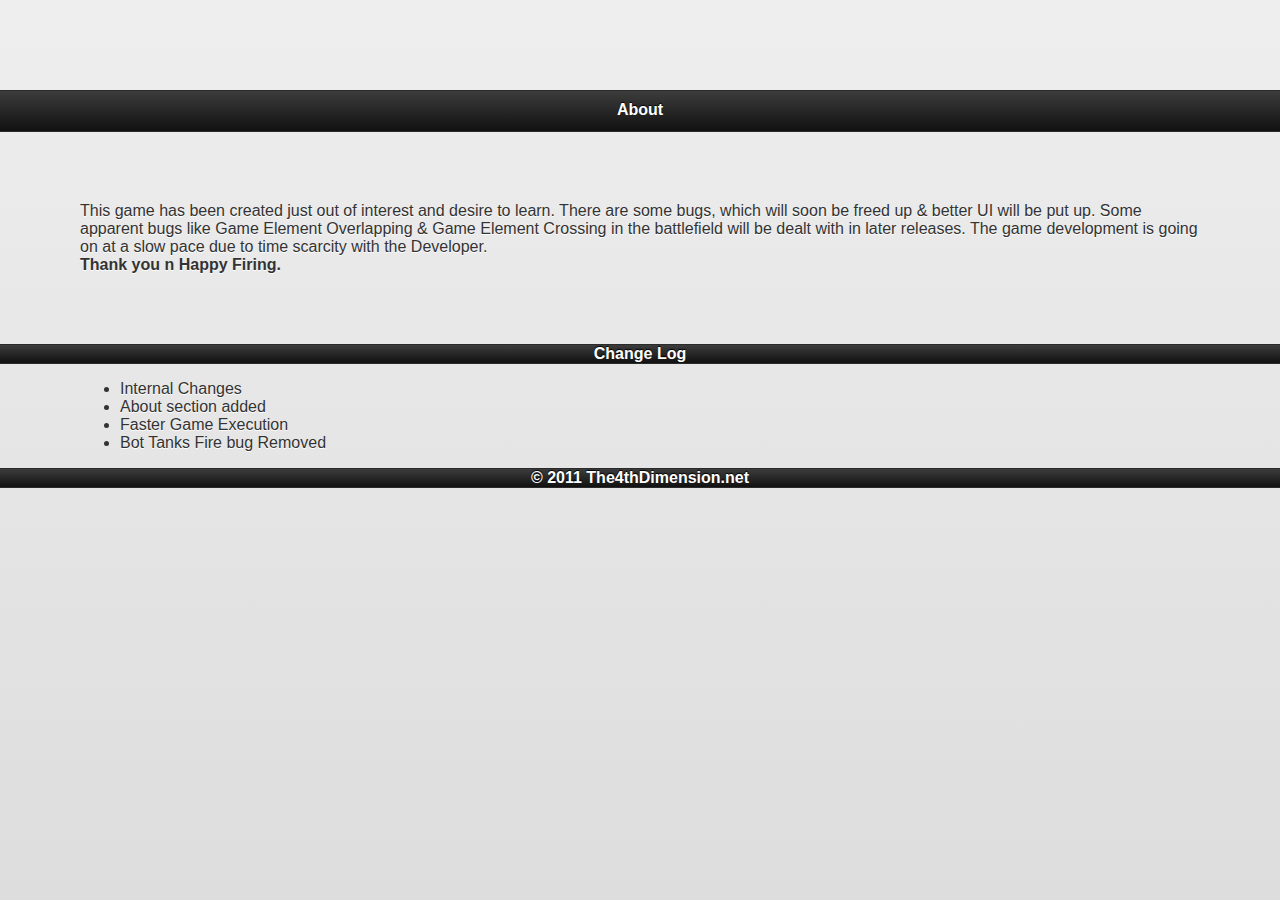
<file: 1942-tanks/html/about.html>
<!DOCTYPE html>
<html lang="en">
<head>
<meta charset="UTF-8">
	<title>1942 Tanks About</title>
    <link rel="stylesheet" href="../js/jquery-mobile/jquery.mobile-1.0a4.1.min.css" />
	<script type="text/javascript" src="../js/jquery-mobile/jquery-1.5.1.min.js"></script>
	<script type="text/javascript" src="../js/jquery-mobile/jquery.mobile-1.0a4.1.min.js"></script>
	<script type="text/javascript" src="../js/SoundHandler.js"></script> 

</head>
<body onLoad="playGameIntroMusicLoop();">
<div data-role="page" id="bar">
         <!--Intro music-->
        <audio id="IntroMusicLoop" autobuffer loop>
          <source src="../sounds/GameIntro.mp3">
            Audio tag not supported
          </sound>
        </audio>
        
</br></br></br></br></br>
	<div data-role="header">
		<h1>About</h1>
	</div>

    </br></br></br>
        <blockquote><blockquote>
            This game has been created just out of interest and desire to learn. There are some bugs, which will soon be freed up & better UI will be put up. Some apparent bugs like Game Element Overlapping & Game Element Crossing in the battlefield will be dealt with in later releases. The game development is going on at a slow pace due to time scarcity with the Developer.
                <br/><strong>Thank you n Happy Firing.</strong>
        </blockquote></blockquote>
    </br></br></br>
    
	<div data-role="footer" align="center">
	Change Log
	</div>
    
    
    <blockquote><blockquote>
       <ul class="WhiteUnorderedList">
           <li>Internal Changes</li>
           <li>About section added</li>           
           <li>Faster Game Execution</li>
           <li>Bot Tanks Fire bug Removed</li>            
	   </ul>
    </blockquote></blockquote>

	<div data-role="footer" align="center">
    &copy; 2011 The4thDimension.net
	</div>
</div>
</body>

</html>
</file>
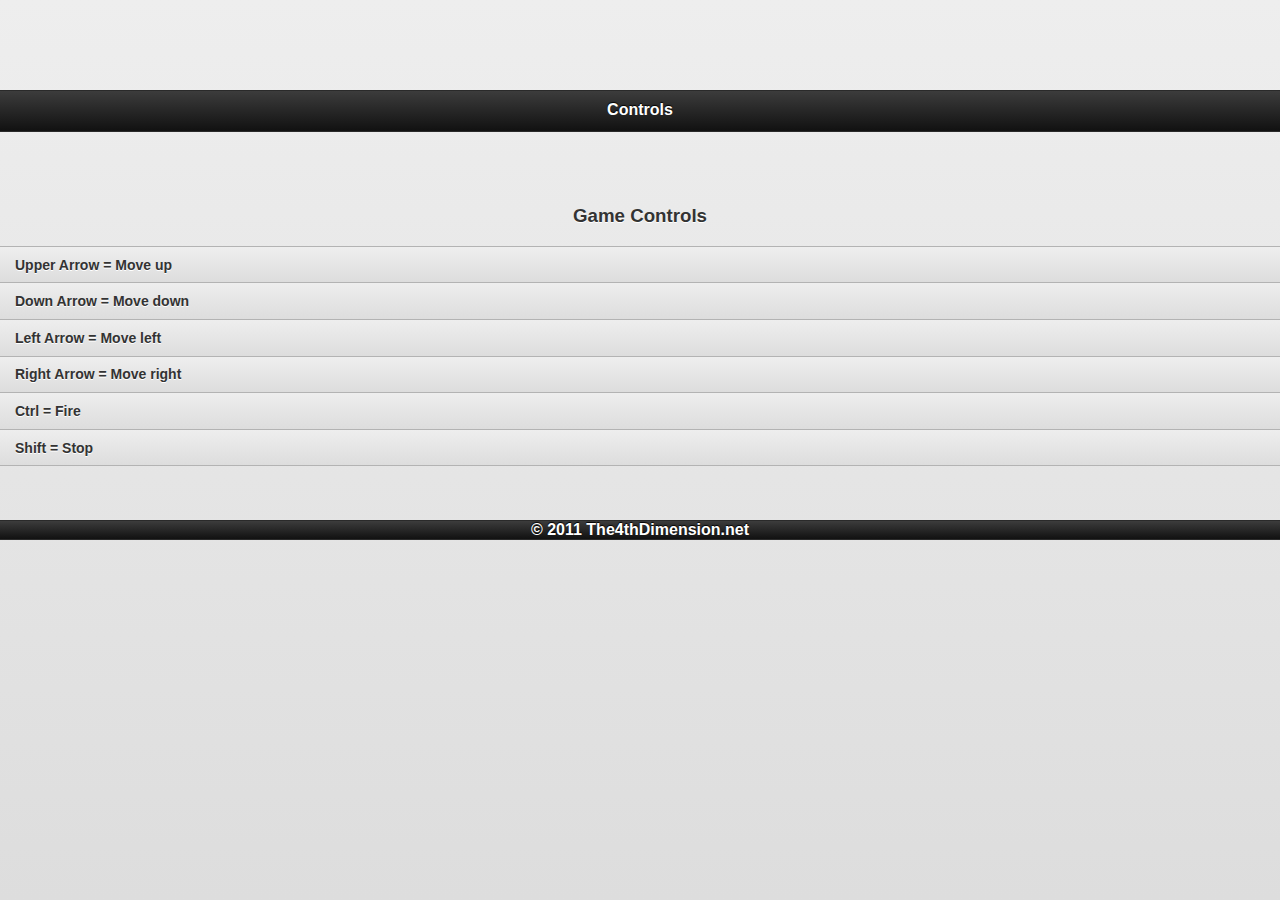
<file: 1942-tanks/html/controls.html>
<!DOCTYPE html>
<html lang="en">
<head>
<meta charset="UTF-8">
	<title>1942 Tanks Controls</title>
    <link rel="stylesheet" href="../js/jquery-mobile/jquery.mobile-1.0a4.1.min.css" />
	<script type="text/javascript" src="../js/jquery-mobile/jquery-1.5.1.min.js"></script>
	<script type="text/javascript" src="../js/jquery-mobile/jquery.mobile-1.0a4.1.min.js"></script>
	<script type="text/javascript" src="../js/SoundHandler.js"></script>
 
</head>

<body onLoad="playGameIntroMusicLoop();">
<div data-role="page" id="bar">
         <!--Intro music-->
        <audio id="IntroMusicLoop" autobuffer loop>
          <source src="../sounds/GameIntro.mp3">
            Audio tag not supported
          </sound>
        </audio>
        
</br></br></br></br></br>
	<div data-role="header">
		<h1>Controls</h1>
	</div>

    </br></br></br>
        <div align="center">    
			<h3>Game Controls</h3>
			<ul data-role="listview">
			   <li>Upper Arrow = Move up</li>
			   <li>Down Arrow = Move down</li>
			   <li>Left Arrow = Move left</li>
			   <li>Right Arrow = Move right</li>
			   <li>Ctrl = Fire</li>               
			   <li>Shift = Stop</li>
			</ul>
        </div>
    </br></br></br>

	<div data-role="footer" align="center">
    &copy; 2011 The4thDimension.net
	</div>
</div>
</body>

</html>
</file>
<file: css/jumbotron.css>
/* Move down content because we have a fixed navbar that is 50px tall */
body {
  padding-top: 50px;
  padding-bottom: 20px;
}
</file>
<file: InnovationConfNagpur/theme/css/phone.css>
slides>slide{-webkit-transition:none !important;-webkit-transition:none !important;-moz-transition:none !important;-o-transition:none !important;transition:none !important}
</file>
<file: HTML5/Beginner/css/style.css>
body {
  font: 16px Verdana, sans-serif;
  padding: 0;
  margin: 0;
  width: 100%;
  height: 100%;
  position: absolute;
  left: 0px; top: 0px;
  -webkit-font-smoothing: antialiased;
}

.presentation {
  position: absolute;
  height: 100%;
  width: 100%;
  left: 0px;
  top: 0px;
  display: block;
  overflow: hidden;
  background: #000;
  background: -webkit-gradient(linear, left top, left bottom, from(#444), to(black));
  background: -moz-linear-gradient(top, #444, black);
}

.slides {
  width: 100%;
  height: 100%;
  left: 0;
  top: 0;
  position: absolute;
  display: none;
  -webkit-transition: -webkit-transform 2s ease-in-out;
  -moz-transition: -moz-transform 2s ease-in-out;
  -o-transition: -o-transform 2s ease-in-out;
  transition: transform 2s ease-in-out;
}

.slide {
  display: none;
  position: absolute;
  overflow: hidden;
  width: 800px;
  height: 600px;
  left: 50%;
  top: 50%;
  margin-top: -295px;
  background-color: #ededed;
  border-radius: 10px;
  -moz-border-radius: 10px;
  opacity: 0.35;

  -webkit-transform: scale(0.8) translateZ(0);
  -moz-transform: scale(0.8);
  -o-transform: scale(0.8);

  -webkit-transition-property: margin, -webkit-transform, opacity;
  -webkit-transition-duration: 0.3s, 0.3s, 0.3s;
  -webkit-transition-timing-function: ease-in-out;

  -moz-transition-property: margin, -moz-transform, opacity;
  -moz-transition-duration: 0.3s, 0.3s, 0.3s;
  -moz-transition-timing-function: ease-in-out;

  -o-transition-property: margin, -moz-transform, opacity;
  -o-transition-duration: 0.3s, 0.3s, 0.3s;
  -o-transition-timing-function: ease-in-out;
}

.slide:nth-child(even) {
  border-radius: 10px 30px 10px 30px;
  -moz-border-radius: 10px 20px 10px 20px;
}

.slide:nth-child(odd) {
  border-radius: 20px 10px 20px 10px;
  -moz-border-radius: 20px 10px 20px 10px;
}

.slide p, .slide textarea {
  font-size: 20px;
}

.slide .counter {
  color: #999999;
  position: absolute;
  left: 20px;
  bottom: 20px;
  display: block;
  font-size: 12px;
  width: 100%;
}

.slide:not(.transitionSlide) .counter:after {
  content: '';
  width: 32px;
  height: 32px;
  background-repeat: no-repeat;
  background-position: right bottom;
  position: absolute;
  bottom: 0;
  right: 45px;
  opacity: 0.25;
}

.slide.title > .counter,
.slide.segue > .counter,
.slide.mainTitle > .counter {
  display: none;
}

.slide.transitionSlide h2 {
  font-size: 40px;
  margin: 0;
  line-height: 10px;
}
.slide.transitionSlide p {
  margin: 0;
}

.slide.transitionSlide img {
  opacity: 0.25;
  width: 64px;
  height: 64px;
}

.slide.far-past {
  display: block;
  margin-left: -2400px;
}

.slide.past {
  visibility: visible;
  display: block;
  margin-left: -1400px;
}

.slide.current {
  visibility: visible;
  display: block;
  margin-left: -450px;
  -webkit-transform: scale(1.0);
  -moz-transform: scale(1.0);
  -o-transform: scale(1.0);
  opacity: 1.0;
}

.slide.future {
  visibility: visible;
  display: block;
  margin-left: 500px;
}

.slide.far-future {
  display: block;
  margin-left: 1500px;
}

header {
  font-weight: normal;
  text-shadow: rgba(0, 0, 0, 0.2) 0 2px 5px;
  position: absolute;
  left: 30px;
  top: 25px;
  margin: 0;
  padding: 0;
  font-size: 50px;
}

h1 {
  font-size: 100%;
  display: inline;
  font-weight: normal;
  padding: 0;
  margin: 0;
}

h2 {
  color: black;
  font-size: 20px;
  padding: 0;
  margin: 15px 0 5px 0;
}
      
section, footer {
  font-weight: normal;
  color: #444;
  text-shadow: white 0px 1px 0px, rgba(0, 0, 0, 0.2) 0 2px 5px;
  margin: 100px 30px 0;
  display: block;
  overflow: hidden;
}

footer {
  font-size: 12px;
  margin: 20px 0 0 30px;
}

a {
  color: inherit;
  display: inline-block;
  text-decoration: none;
  line-height: 110%;
  border-bottom: 2px solid #444;
}

li {
  /*list-style: none;*/
  padding: 5px 5px 5px 15px;
  font-weight:bold;
  font-size:20px;
}

button {
  font-size: 20px;
}

section.middle {
  line-height: 68px;
  text-align: center;
  display: table-cell;
  vertical-align: middle;
  height: 600px;
  width: 800px;
}

.key {
  color: black;
  display: inline-block;
  padding: 6px 10px 3px 10px;
  font-size: 25px;
  line-height: 30px;
  text-shadow: none;
  letter-spacing: 0;
  bottom: 10px;
  position: relative;
  -moz-border-radius: 10px;
  -khtml-border-radius: 10px;
  -webkit-border-radius: 10px;
  border-radius: 10px;
  background: white;
  box-shadow: rgba(0, 0, 0, 0.1) 0 2px 5px;
  -webkit-box-shadow: rgba(0, 0, 0, 0.1) 0 2px 5px;
  -moz-box-shadow: rgba(0, 0, 0, 0.1) 0 2px 5px;
  -o-box-shadow: rgba(0, 0, 0, 0.1) 0 2px 5px;
}

:not(header) > .key {
  margin: 0 5px;
  bottom: 4px;
}

#presentation-counter {
  color: #fff;
  font: 100px 'Yanone Kaffeesatz';
  letter-spacing: 1px;
  position: relative;
  top: 40%;
  width: 100%;
  text-align: center;
}

#hidden-note {
  position:absolute;
  left: 0;
  top: 80%;
  width: 100%;
  height: 20%;
  z-index: 8;
  opacity: 0.75;
  background-color: white;
  overflow: auto;
  padding: 2px 20px;
  -webkit-transition: top 0.5s ease-in-out;
  -moz-transition: top 0.5s ease-in-out;
  -o-transition: top 0.5s ease-in-out;
  transition: top 0.5s ease-in-out;
}
#hidden-note.invisible {
  top: 101%;
}

.slide .note {
    display:none;
}

.sidebar {

  background-color: #F3F3F3;
  border-right: 5px solid #987;

  z-index: 999;
  box-sizing: border-box;
  height: 100%;
  overflow: hidden;
  top: 0;
  position: absolute;
  display: block;
  margin: 0;
  padding: 10px 16px;
  overflow: auto;
  -webkit-transition: margin 0.2s ease-in-out;
  -moz-transition: margin 0.2s ease-in-out;
  -o-transition: margin 0.2s ease-in-out;
  transition: margin 0.2s ease-in-out;
}
.sidebar.invisible {
  margin-left: -400px;
}
.sidebar table {
  border-collapse: collapse;
}
.sidebar caption {
  text-shadow: rgba(0, 0, 0, 0.2) 0 2px 5px;
  font-size: 24px;
  font-weight: bold;
  line-height: 55px;
}
.sidebar tr {
  margin: 2px 0;
  border-bottom: 1px solid #CCC;
}
.sidebar th{
  text-align: left;
  max-width: 300px;
}
.sidebar td {
  text-align: right;
  padding-left: 20px;
  padding-right: 5px;
}

nav#helpers {
  border-top-left-radius: 5px;
  border-top-right-radius: 5px;
  text-align: center;
  position: fixed;
  bottom: 0;
  z-index: 10;
  /*left: 50%;
  margin-left: -200px;*/
  width: 100%;
  background-color: white;
  opacity: 0.9;
  text-decoration:none;
}
nav#helpers:hover {
  opacity: 0.5;
}
nav#helpers button {
  background: none;
  border: none;
  color: white;
  cursor: pointer;
}
.toc {
  font-size: 10px;
  position: relative;
  top: -3px;
}
nav#helpers button#slide-no {
  font-size: 10px;
  border: 1px solid white;
  padding: 4px;
  margin-bottom: 4px;
}
#nav-next {
  margin-right: 20px;
}
menu {
  display: inline;
}

/* custom slides */
#slide1 p {
  font-size: 35px;
}
#slide2 li, #slide2 p {
  font-size: 32px;
}
#slide2 .key {
  bottom: 2px;
}
#slide3 h1, #slide3 h2,
#slide4 h1, #slide4 h2,
#slide5 h1, #slide5 h2{
  color: black;
}
#slide3 h1,
#slide4 h1,
#slide5 h1 {
  letter-spacing: -2px;
  font-size: 96px;
}
#slide3 h2,
#slide4 h2,
#slide5 h2,
#slide6 h2,
#slide7 h2,
#slide8 h2,
#slide9 h2,
#slide10 h2,
#slide11 h2,
#slide12 h2,
#slide13 h2,
#slide14 h2,
#slide15 h2,
#slide16 h2,
#slide17 h2,
#slide18 h2,
#slide19 h2{
  margin-top: -5px;
  font-size: 40px;
  letter-spacing: -1px;
}
</file>
<file: HTML5/Beginner/css/mystyle.css>
#chrome-heart {
display: inline-block;
margin-bottom: -30px;
background: url(../images/chrome_logo.png) 50% 50% no-repeat;
width: 100px;
height: 100px;
background-position: 50% 50%;
background-size: cover;
}

.spin {
-webkit-animation-name: rotateRight;
-webkit-animation-duration: 10s;
-webkit-animation-timing-function: linear;
-webkit-transform-origin: 50% 50%;
-webkit-animation-iteration-count: infinite;
}
.spin:hover {
-webkit-animation-duration: 0.1s;
}

@-webkit-keyframes rotateRight {
  from {
    -webkit-transform: rotate(0);
  }
  to {
    -webkit-transform: rotate(360deg);
  }
}
</file>
<file: DevFestW/themes/mozilla/styles/style.css>
/*
	Mozilla theme for Shower presentation template: http://github.com/pepelsbey/shower
	Copyright © 2010–2011 Vadim Makeev, http://pepelsbey.net/
	Licensed under MIT license: https://github.com/pepelsbey/shower/wiki/License
	Theme by Chris Heilmann http://christianheilmann.com @codepo8
*/

@import url(fonts.css);
@import url(reset.css);

BODY {
	font:25px/1.8 'OpenSansRegular', sans-serif;
	counter-reset:paging;
	}

body:after {
	position:absolute;
	top:0;
	right:10px;
	width:153px;
	height:41px;
	background:url(../images/tab-2.png);
	content:'';
	}


/* Slide
---------------------------------------- */
.slide:after {
	counter-increment:paging;
	content:counter(paging, decimal-leading-zero);
	}
.slide section {
	padding:80px 120px 0;
	width:784px;
	height:560px;
	background:url(../images/bg-sandstone-2.png);
	color:rgb(62,62,62);
	}

/* 
	No numbering in the progress bar:
  add "nonumbers" class to <html> 
*/
.nonumbers .full .slide:after{
	content: '';
	}

/* 
	Smooth fading in between slides: 
	add "fade" class to <html>
*/
.fade .full .slide section {
	-webkit-transition: opacity 1s;
		 -moz-transition: opacity 1s;
	    -ms-transition: opacity 1s;
       -o-transition: opacity 1s;
	        transition: opacity 1s;
  opacity: 0;
}
.fade .full .slide:target section { 
	opacity: 1; 
}
.fade .full .slide { 
	background: url(../images/bg-sandstone-2.png); 
}
/* 
	Picture frame
*/
.frame {
	display:block;
}
.shadow {
	 box-shadow: 5px 10px 10px rgba(0,0,0,.35);
}
.frame img {

  border: 5px solid #f8f8f8; z-index: 2; display: block; 
}
.frame::after {
  content: '';
  display: block;
  position: absolute;
  top: -10px;
  left: 50%;
  margin-left: -10px;
  width: 20px;
  height: 20px;
  -webkit-transform: rotate(45deg);
  -moz-transform: rotate(45deg );
  -ms-transform: rotate(45deg );
  -o-transform: rotate(45deg );
  transform: rotate(45deg);
  border-style: solid;
  border-color: #666;
  border-width: 1px 0 0 1px;
}
.frame::before {
  content: '';
  display: block;
  width: 5px;
  height: 5px;
  background-image: 
    -webkit-linear-gradient(top, #f1f1f1 0%, #333 80%, #000 95%);
  background-image:
    -moz-linear-gradient(to bottom, #f1f1f1 0%, #333 80%, #000 95%);
  background-image: 
    linear-gradient(to bottom, #f1f1f1 0%, #333 80%, #000 95%);
  border-radius: 50%;
  border: 1px solid #666;
  position: absolute;
  top: -15px;
  left: 50%;
  margin-left: -3px;
}



/* Header */
.slide header {
	margin:0 0 58px;
	color:rgb(62,62,62);
	text-transform: uppercase;
	font:lighter 40px/1.13 'OpenSansLight', sans-serif;
	}

/* Elements */
.slide p {
	margin:0 0 45px;
	}
.slide p.note {
	color:#888;
	}
.slide a {
	border-bottom:0.1em solid;
	color:#0174A7;
	text-decoration:none;
	}
.slide a[target=_blank] {
	margin-right:22px;
	}
.slide a[target=_blank]:after {
	position:absolute;
	margin-left:7px;
	font-family:'Target Blank';
	content:'\005E';
	}
.slide b,
.slide strong {
	font-weight:bold;
	}
.slide i,
.slide em {
	font-style:italic;
	}
.slide kbd,
.slide code {
	padding:3px 8px;
	-webkit-border-radius:8px;
	-moz-border-radius:8px;
	border-radius:8px;
	background:#FAFAA2;
	color:#000;
	-webkit-tab-size:4;
	-moz-tab-size:4;
	-o-tab-size:4;
	tab-size:4;
	font-family:'monaco', 'courier', monospace;
	}

/* Quote */
.slide blockquote {
	font-style:italic;
	font-size: 40px;
	}
.slide blockquote:before {
	position:absolute;
	margin:-15px 0 0 -80px;
	color:#666;
	font:200px/1 'Open Sans', sans-serif;
	content:'\201C'; /* ldquo */
	}
blockquote .quotesource {
	font-size: 20px;
	text-align: right;
}

/* Lists */
.slide ol,
.slide ul {
	margin:0 0 45px;
	counter-reset:list;
	}
	.slide ul ul,
	.slide ol ul,
	.slide ol ol,
	.slide ul ol {
		margin:0 0 0 38px;
		}
	.slide ol > li:before,
	.slide ul > li:before {
		position:absolute;
		margin-left:-120px;
		width:100px;
		color:rgb(62,62,62);
		text-align:right;
		}
	.slide ul > li:before {
		content:'\2022'; /* bull */
		line-height:1.1;
		font-size:40px;
		}
	.slide ol > li:before {
		counter-increment:list;
		content:counter(list)'.';
		}
  /* Inner navigation */
  .inner li {
    opacity: 0.05;
    -webkit-transition: opacity 1s;
	     -moz-transition: opacity 1s;
	       -o-transition: opacity 1s;
            transition: opacity 1s;
	  }
  .inner .active {
    opacity: 1;
  }

/* Code */
.slide pre {
	margin:0 0 45px;
	counter-reset:code;
	white-space:normal;
	}
	.slide pre code {
		display:block;
		padding:0;
		background:none;
		white-space:pre;
		}
	.slide pre code:before {
		position:absolute;
		margin:0 0 0 -120px;
		width:110px;
		color:rgb(182, 182, 182);
		text-align:right;
		counter-increment:code;
		content:counter(code, decimal-leading-zero)'.';
		}
	.slide pre mark {
		padding:3px 8px;
		-webkit-border-radius:8px;
		-moz-border-radius:8px;
		border-radius:8px;
		background:#FAFAA2;
		color:#000;
		font-style:normal;
		}
	.slide pre .important {
		background:#C00;
		color:#FFF;
		font-weight:normal;
		}
	.slide pre .comment {
		padding:0;
		background:none;
		color:#888;
		}

/* Cover */
.slide.cover section {
	background:#000;
	overflow:hidden;
	}
	.slide.cover section:before {
		display:none;
	}
	.slide.cover .byline {
		color: #fff;
		text-align: right;
		position: absolute;
		bottom: 10px;
		right: 10px;
	}
.slide.cover img,
.slide.cover svg,
.slide.cover video,
.slide.cover object {
	position:absolute;
	top:0;
	left:50%;
	z-index:-1;
	height:100%;
	-webkit-transform:translateX(-50%);
	-moz-transform:translateX(-50%);
	-ms-transform:translateX(-50%);
	-o-transform:translateX(-50%);
	transform:translateX(-50%);
	}
.slide.cover.w img,
.slide.cover.w svg,
.slide.cover.w video,
.slide.cover.w object {
	top:50%;
	left:0;
	width:100%;
	height:auto;
	-webkit-transform:translateY(-50%);
	-moz-transform:translateY(-50%);
	-ms-transform:translateY(-50%);
	-o-transform:translateY(-50%);
	transform:translateY(-50%);
	}

/* Shout */
.slide.shout section:before {
	display:none;
	}
.slide.shout h2 {
	position:absolute;
	top:50%;
	left:0;
	width:100%;
	text-align:center;
	line-height:1;
	font-size:150px;
	-webkit-transform:translateY(-50%);
	-moz-transform:translateY(-50%);
	-ms-transform:translateY(-50%);
	-o-transform:translateY(-50%);
	transform:translateY(-50%);
	}
	.slide.shout h2 a[target=_blank] {
		margin:0;
		}
		.slide.shout h2 a[target=_blank]:after {
			content:'';
			}

/* Middle */
.middle {
	position:absolute;
	top:50%;
	left:50%;
	-webkit-transform:translate(-50%, -50%);
	-moz-transform:translate(-50%, -50%);
	-ms-transform:translate(-50%, -50%);
	-o-transform:translate(-50%, -50%);
	transform:translate(-50%, -50%);
	}
	

/* List
---------------------------------------- */
.list {
	float:left;
	padding:80px 0 80px 100px;
	background:#585A5E url(../images/bg-darkgrey-2.png) fixed;
	}

/* Caption */
.list .caption {
	color:#fff;
	text-shadow:0 1px 1px #000;
	}
	.list .caption h1 {
		font:bold 50px/1 'OpenSansRegular', sans-serif;
		}
	.list .caption a {
		color:#fff;
		text-shadow:0 -1px 1px #1F3F60;
		text-decoration:none;
		}
	.list .caption a:hover {
		color:#5ca4ed;
		}

/* Slide */
.list .slide {
	position:relative;
	float:left;
	margin:0 50px 0 0;
	padding:80px 0 0;
	}
	.list .slide:after {
		position:absolute;
		bottom:-45px;
		left:60px;
		color:#3C3D40;
		text-shadow:0 1px 1px #8D8E90;
		line-height:1;
		font-weight:bold;
		font-size:25px;
		}
	.list .slide:target:after {
		text-shadow:0 -1px 1px #1F3F60;
		color:#fff;
		}
	.list .slide > div {
		position:relative;
		overflow:hidden;
		width:512px;
		height:320px;
		box-shadow:0 0 50px #3C3D40;
		border-radius:1px;
		background:rgba(0, 0, 0, 0.3);
		}
	.list .slide > div:hover {
		box-shadow:
			0 0 0 10px rgba(60, 61, 64, 0.6),
			0 0 50px #3C3D40;
		}
	.list .slide:target > div {
		box-shadow:
			0 0 0 10px rgba(240,240,240, 1),
			0 0 50px #3C3D40;
		}
	.list .slide section {
		-webkit-transform-origin:0 0;
		-webkit-transform:scale(0.5);
		-moz-transform-origin:0 0;
		-moz-transform:scale(0.5);
		-ms-transform-origin:0 0;
		-ms-transform:scale(0.5);
		-o-transform-origin:0 0;
		-o-transform:scale(0.5);
		transform-origin:0 0;
		transform:scale(0.5);
		}
		.list .slide section:after {
			position:absolute;
			top:0;
			right:0;
			bottom:0;
			left:0;
			content:'';
			}

/* Small */
@media all and (max-width:1274px) {
	.list .slide:after {
		left:30px;
		}
	.list .slide > div {
		width:256px;
		height:160px;
		}
	.list .slide section {
		-webkit-transform:scale(0.25);
		-moz-transform:scale(0.25);
		-ms-transform:scale(0.25);
		-o-transform:scale(0.25);
		transform:scale(0.25);
		}
	}

/* Full
---------------------------------------- */
.full {
	position:absolute;
	top:50%;
	left:50%;
	overflow:hidden;
	margin:-320px 0 0 -512px;
	width:1024px;
	height:640px;
	background:#000;
	}
	.full .caption {
		display:none;
		}
	.full .slide {
		position:absolute;
		visibility:hidden;
		}
		.full .slide:target {
			visibility:visible;
			}
		.full .slide:after {
			position:absolute;
			bottom:20px;
			right:90px;
			font-size: 16px;
			color:rgba(62,62,62,0.6);
			line-height:1;
			}
		.full .slide section {
			-webkit-transform:scale(1);
			-moz-transform:scale(1);
			-ms-transform:scale(1);
			-o-transform:scale(1);
			transform:scale(1);
			padding: 40px 120px;
			}
		.full .slide.cover {
			z-index:1;
			}
			.full .slide.cover:after,
			.full .slide.shout:after {
				content:'';
				}

/* Progress */
.full .progress {
	position:absolute;
	right:118px;
	bottom:20px;
	left:118px;
	border-radius:2px;
	border:2px solid rgba(62,62,62, 0.3);
	}
	.full .progress DIV {
		width:0;
		height:10px;
		border-radius:2px;
		background:rgba(62, 62, 62, 0.2);
		-webkit-transition:width 0.2s linear;
		-moz-transition:width 0.2s linear;
		-ms-transition:width 0.2s linear;
		-o-transition:width 0.2s linear;
		transition:width 0.2s linear;
		}
.full .progress-off {
	z-index:1;
	}
	
/* special content styles */
.byline{
	position: absolute;
	font-size: 15px;
	text-align: right;
	bottom: 70px;
	right: 125px;
	}
.right {
	float: right;
	position: relative;
	}
.left {
	float: left;
	position: relative;
	padding-right: 80px;
	}
.credits {
	font-size: 12px;
	position: absolute;
	bottom: 40px;
	left: 120px;
	}
.demourl {
	font-size: 18px;
	position: absolute;
	bottom: 40px;
	width: 800px;
	text-align: center;
	}
.demourl a {
	color:inherit;
	}
.cover h2, .cover a {
	color:#fff;
	background: rgba(0,0,0,0.6);
	padding: 5px 10px;
	border-bottom: none;
	text-decoration: none;
	}
.longlist {
	font-size: 20px;
	}
.slide ul.longlist  li:before {
	content:'\2022'; /* bull */
	line-height:1.1;
	font-size:30px;
	}

ul.oneline li { 
	display: inline; 
	padding-right: 1em; 
	}
ul.oneline li::before, ul.inner li::before { 
	content: '';
}
ul.inline li { 
	display: inline; 
	padding-right: 0.2em; 
	}
ul.inline li::before { 
	content: '';
	}
ul.inline li::after { 
	content: ', ';
	}
ul.inline li:last-child::after {	
	content: '.';	
	}

/* Notes */		
.full .notes {
	display:none;
	}
.list .notes {
	background: #fff;
	padding: 5px 10px;
	z-index: 10;
	display: block;
	position: absolute;
	bottom: -500px;
	left: 50px;
	right: 50px;
	-webkit-transition: bottom .5s;
	-moz-transition: bottom .5s;
	-ms-transition: bottom .5s;
	-o-transition: bottom .5s;
	transition: bottom .5s;
}
.list .slide:hover .notes {
	bottom: 15px;
}

/* 	Animations */

.full .slide:target .swing {
  -moz-animation: swing linear 2s infinite;
  -moz-transform-origin: 0 -55%;
  -webkit-animation: swing ease-in-out 2s infinite;
  -webkit-transform-origin: 0 -55%;
  -o-animation: swing ease-in-out 2s infinite;
  -o-transform-origin: 0 -55%;
  animation: swing ease-in-out 2s infinite;
  transform-origin: 0 -55%;
}
@-moz-keyframes swing {
  0%   { -moz-transform: rotate3d(0deg,0,0) translate3d(-50%, -50%, 0); }
  25%  { -moz-transform: rotate(3deg) translate(-50%, -50%); }
  50%  { -moz-transform: rotate(0deg) translate(-50%, -50%); }
  75%  { -moz-transform: rotate(-3deg) translate(-50%, -50%); }
  100% { -moz-transform: rotate(0deg) translate(-50%, -50%); }
}
@-webkit-keyframes swing {
  0%   {-webkit-transform: rotate(-3deg) translate(-50%, -50%); }
  50%  {-webkit-transform: rotate(3deg) translate(-50%, -50%); }
  100% {-webkit-transform: rotate(-3deg) translate(-50%, -50%); }
}

@-o-keyframes swing {
  0%   { -o-transform: rotate(-3deg) translate(-50%, -50%); }
  50%  { -o-transform: rotate(3deg) translate(-50%, -50%); }
  100% { -o-transform: rotate(-3deg) translate(-50%, -50%); }
}
@keyframes swing {
  0%   { transform: rotate(-3deg) translate(-50%, -50%); }
  50%  { transform: rotate(3deg) translate(-50%, -50%); }
  100% { transform: rotate(-3deg) translate(-50%, -50%); }
}
</file>
<file: InnovationConfNagpur/theme/css/default.css>
@charset "UTF-8";
/* line 17, ../../../../../../Library/Ruby/Gems/1.8/gems/compass-0.12.2/frameworks/compass/stylesheets/compass/reset/_utilities.scss */
html, body, div, span, applet, object, iframe,
h1, h2, h3, h4, h5, h6, p, blockquote, pre,
a, abbr, acronym, address, big, cite, code,
del, dfn, em, img, ins, kbd, q, s, samp,
small, strike, strong, sub, sup, tt, var,
b, u, i, center,
dl, dt, dd, ol, ul, li,
fieldset, form, label, legend,
table, caption, tbody, tfoot, thead, tr, th, td,
article, aside, canvas, details, embed,
figure, figcaption, footer, header, hgroup,
menu, nav, output, ruby, section, summary,
time, mark, audio, video {
  margin: 0;
  padding: 0;
  border: 0;
  font: inherit;
  font-size: 100%;
  vertical-align: baseline;
}

/* line 22, ../../../../../../Library/Ruby/Gems/1.8/gems/compass-0.12.2/frameworks/compass/stylesheets/compass/reset/_utilities.scss */
html {
  line-height: 1;
}

/* line 24, ../../../../../../Library/Ruby/Gems/1.8/gems/compass-0.12.2/frameworks/compass/stylesheets/compass/reset/_utilities.scss */
ol, ul {
  list-style: none;
}

/* line 26, ../../../../../../Library/Ruby/Gems/1.8/gems/compass-0.12.2/frameworks/compass/stylesheets/compass/reset/_utilities.scss */
table {
  border-collapse: collapse;
  border-spacing: 0;
}

/* line 28, ../../../../../../Library/Ruby/Gems/1.8/gems/compass-0.12.2/frameworks/compass/stylesheets/compass/reset/_utilities.scss */
caption, th, td {
  text-align: left;
  font-weight: normal;
  vertical-align: middle;
}

/* line 30, ../../../../../../Library/Ruby/Gems/1.8/gems/compass-0.12.2/frameworks/compass/stylesheets/compass/reset/_utilities.scss */
q, blockquote {
  quotes: none;
}
/* line 103, ../../../../../../Library/Ruby/Gems/1.8/gems/compass-0.12.2/frameworks/compass/stylesheets/compass/reset/_utilities.scss */
q:before, q:after, blockquote:before, blockquote:after {
  content: "";
  content: none;
}

/* line 32, ../../../../../../Library/Ruby/Gems/1.8/gems/compass-0.12.2/frameworks/compass/stylesheets/compass/reset/_utilities.scss */
a img {
  border: none;
}

/* line 116, ../../../../../../Library/Ruby/Gems/1.8/gems/compass-0.12.2/frameworks/compass/stylesheets/compass/reset/_utilities.scss */
article, aside, details, figcaption, figure, footer, header, hgroup, menu, nav, section, summary {
  display: block;
}

/**
 * Base SlideDeck Styles
 */
/* line 52, ../scss/_base.scss */
html {
  height: 100%;
  overflow: hidden;
}

/* line 57, ../scss/_base.scss */
body {
  margin: 0;
  padding: 0;
  opacity: 0;
  height: 100%;
  min-height: 740px;
  width: 100%;
  overflow: hidden;
  color: #fff;
  -webkit-font-smoothing: antialiased;
  -moz-font-smoothing: antialiased;
  -ms-font-smoothing: antialiased;
  -o-font-smoothing: antialiased;
  -webkit-transition: opacity 800ms ease-in;
  -webkit-transition-delay: 100ms;
  -moz-transition: opacity 800ms ease-in 100ms;
  -o-transition: opacity 800ms ease-in 100ms;
  transition: opacity 800ms ease-in 100ms;
}
/* line 73, ../scss/_base.scss */
body.loaded {
  opacity: 1 !important;
}

/* line 78, ../scss/_base.scss */
input, button {
  vertical-align: middle;
}

/* line 82, ../scss/_base.scss */
slides > slide[hidden] {
  display: none !important;
}

/* line 86, ../scss/_base.scss */
slides {
  width: 100%;
  height: 100%;
  position: absolute;
  left: 0;
  top: 0;
  -webkit-transform: translate3d(0, 0, 0);
  -moz-transform: translate3d(0, 0, 0);
  -ms-transform: translate3d(0, 0, 0);
  -o-transform: translate3d(0, 0, 0);
  transform: translate3d(0, 0, 0);
  -webkit-perspective: 1000;
  -moz-perspective: 1000;
  -ms-perspective: 1000;
  -o-perspective: 1000;
  perspective: 1000;
  -webkit-transform-style: preserve-3d;
  -moz-transform-style: preserve-3d;
  -ms-transform-style: preserve-3d;
  -o-transform-style: preserve-3d;
  transform-style: preserve-3d;
  -webkit-transition: opacity 800ms ease-in;
  -webkit-transition-delay: 100ms;
  -moz-transition: opacity 800ms ease-in 100ms;
  -o-transition: opacity 800ms ease-in 100ms;
  transition: opacity 800ms ease-in 100ms;
}

/* line 98, ../scss/_base.scss */
slides > slide {
  display: block;
  position: absolute;
  overflow: hidden;
  left: 50%;
  top: 50%;
  -webkit-box-sizing: border-box;
  -moz-box-sizing: border-box;
  box-sizing: border-box;
}

/* Slide styles */
/*article.fill iframe {
  position: absolute;
  left: 0;
  top: 0;
  width: 100%;
  height: 100%;

  border: 0;
  margin: 0;

  @include border-radius(10px);

  z-index: -1;
}

slide.fill {
  background-repeat: no-repeat;
  @include background-size(cover);
}

slide.fill img {
  position: absolute;
  left: 0;
  top: 0;
  min-width: 100%;
  min-height: 100%;

  z-index: -1;
}
*/
/**
 * Theme Styles
 */
/* line 22, ../scss/default.scss */
::selection {
  color: white;
  background-color: #ffd14d;
  text-shadow: none;
}

/* line 28, ../scss/default.scss */
::-webkit-scrollbar {
  height: 16px;
  overflow: visible;
  width: 16px;
}

/* line 33, ../scss/default.scss */
::-webkit-scrollbar-thumb {
  background-color: rgba(0, 0, 0, 0.1);
  background-clip: padding-box;
  border: solid transparent;
  min-height: 28px;
  padding: 100px 0 0;
  -webkit-box-shadow: inset 1px 1px 0 rgba(0, 0, 0, 0.1), inset 0 -1px 0 rgba(0, 0, 0, 0.07);
  -moz-box-shadow: inset 1px 1px 0 rgba(0, 0, 0, 0.1), inset 0 -1px 0 rgba(0, 0, 0, 0.07);
  box-shadow: inset 1px 1px 0 rgba(0, 0, 0, 0.1), inset 0 -1px 0 rgba(0, 0, 0, 0.07);
  border-width: 1px 1px 1px 6px;
}

/* line 42, ../scss/default.scss */
::-webkit-scrollbar-thumb:hover {
  background-color: rgba(0, 0, 0, 0.5);
}

/* line 45, ../scss/default.scss */
::-webkit-scrollbar-button {
  height: 0;
  width: 0;
}

/* line 49, ../scss/default.scss */
::-webkit-scrollbar-track {
  background-clip: padding-box;
  border: solid transparent;
  border-width: 0 0 0 4px;
}

/* line 54, ../scss/default.scss */
::-webkit-scrollbar-corner {
  background: transparent;
}

/* line 58, ../scss/default.scss */
body {
  background: black;
}

/* line 62, ../scss/default.scss */
slides > slide {
  display: none;
  font-family: 'Open Sans', Arial, sans-serif;
  font-size: 26px;
  color: #797979;
  width: 900px;
  height: 700px;
  margin-left: -450px;
  margin-top: -350px;
  padding: 40px 60px;
  -webkit-border-radius: 5px;
  -moz-border-radius: 5px;
  -ms-border-radius: 5px;
  -o-border-radius: 5px;
  border-radius: 5px;
  -webkit-transition: all 0.6s ease-in-out;
  -moz-transition: all 0.6s ease-in-out;
  -o-transition: all 0.6s ease-in-out;
  transition: all 0.6s ease-in-out;
}
/* line 83, ../scss/default.scss */
slides > slide.far-past {
  display: none;
}
/* line 90, ../scss/default.scss */
slides > slide.past {
  display: block;
  opacity: 0;
}
/* line 97, ../scss/default.scss */
slides > slide.current {
  display: block;
  opacity: 1;
}
/* line 103, ../scss/default.scss */
slides > slide.current .auto-fadein {
  opacity: 1;
}
/* line 107, ../scss/default.scss */
slides > slide.current .gdbar {
  -webkit-background-size: 100% 100%;
  -moz-background-size: 100% 100%;
  -o-background-size: 100% 100%;
  background-size: 100% 100%;
}
/* line 112, ../scss/default.scss */
slides > slide.next {
  display: block;
  opacity: 0;
  pointer-events: none;
}
/* line 120, ../scss/default.scss */
slides > slide.far-next {
  display: none;
}
/* line 127, ../scss/default.scss */
slides > slide.dark {
  background: #515151 !important;
}
/* line 135, ../scss/default.scss */
slides > slide:not(.nobackground):before {
  font-size: 12pt;
  content: "";
  position: absolute;
  bottom: 20px;
  left: 60px;
  background: url(../../images/logo.png) no-repeat 0 50%;
  -webkit-background-size: 130px 30px;
  -moz-background-size: 130px 30px;
  -o-background-size: 130px 30px;
  background-size: 130px 30px;
  padding-left: 40px;
  width: 130px;
  height: 30px;
  line-height: 1.9;
}
/* line 147, ../scss/default.scss */
slides > slide:not(.nobackground):after {
  font-size: 12pt;
  content: attr(data-slide-num) "/" attr(data-total-slides);
  position: absolute;
  bottom: 20px;
  right: 60px;
  line-height: 1.9;
}
/* line 158, ../scss/default.scss */
slides > slide.title-slide:after {
  content: '';
  position: absolute;
  bottom: 40px;
  right: 40px;
  width: 100%;
  height: 60px;
}
/* line 170, ../scss/default.scss */
slides > slide.backdrop {
  z-index: -10;
  display: block !important;
  background: -webkit-gradient(linear, 50% 0%, 50% 100%, color-stop(0%, #ffffff), color-stop(85%, #ffffff), color-stop(100%, #e6e6e6));
  background: -webkit-linear-gradient(#ffffff, #ffffff 85%, #e6e6e6);
  background: -moz-linear-gradient(#ffffff, #ffffff 85%, #e6e6e6);
  background: -o-linear-gradient(#ffffff, #ffffff 85%, #e6e6e6);
  background: linear-gradient(#ffffff, #ffffff 85%, #e6e6e6);
  background-color: white;
}
/* line 175, ../scss/default.scss */
slides > slide.backdrop:after, slides > slide.backdrop:before {
  display: none;
}
/* line 180, ../scss/default.scss */
slides > slide > hgroup + article {
  margin-top: 45px;
}
/* line 184, ../scss/default.scss */
slides > slide > hgroup + article.flexbox.vcenter, slides > slide > hgroup + article.flexbox.vleft, slides > slide > hgroup + article.flexbox.vright {
  height: 80%;
}
/* line 189, ../scss/default.scss */
slides > slide > hgroup + article p {
  margin-bottom: 1em;
}
/* line 194, ../scss/default.scss */
slides > slide > article:only-child {
  height: 100%;
}
/* line 197, ../scss/default.scss */
slides > slide > article:only-child > iframe {
  height: 98%;
}

/* line 203, ../scss/default.scss */
slides.layout-faux-widescreen > slide {
  padding: 40px 160px;
}

/* line 212, ../scss/default.scss */
slides.layout-widescreen > slide,
slides.layout-faux-widescreen > slide {
  margin-left: -550px;
  width: 1100px;
}
/* line 217, ../scss/default.scss */
slides.layout-widescreen > slide.far-past,
slides.layout-faux-widescreen > slide.far-past {
  display: block;
  display: none;
  -webkit-transform: translate(-2260px);
  -moz-transform: translate(-2260px);
  -ms-transform: translate(-2260px);
  -o-transform: translate(-2260px);
  transform: translate(-2260px);
  -webkit-transform: translate3d(-2260px, 0, 0);
  -moz-transform: translate3d(-2260px, 0, 0);
  -ms-transform: translate3d(-2260px, 0, 0);
  -o-transform: translate3d(-2260px, 0, 0);
  transform: translate3d(-2260px, 0, 0);
}
/* line 224, ../scss/default.scss */
slides.layout-widescreen > slide.past,
slides.layout-faux-widescreen > slide.past {
  display: block;
  opacity: 0;
}
/* line 231, ../scss/default.scss */
slides.layout-widescreen > slide.current,
slides.layout-faux-widescreen > slide.current {
  display: block;
  opacity: 1;
}
/* line 238, ../scss/default.scss */
slides.layout-widescreen > slide.next,
slides.layout-faux-widescreen > slide.next {
  display: block;
  opacity: 0;
  pointer-events: none;
}
/* line 246, ../scss/default.scss */
slides.layout-widescreen > slide.far-next,
slides.layout-faux-widescreen > slide.far-next {
  display: block;
  display: none;
  -webkit-transform: translate(2260px);
  -moz-transform: translate(2260px);
  -ms-transform: translate(2260px);
  -o-transform: translate(2260px);
  transform: translate(2260px);
  -webkit-transform: translate3d(2260px, 0, 0);
  -moz-transform: translate3d(2260px, 0, 0);
  -ms-transform: translate3d(2260px, 0, 0);
  -o-transform: translate3d(2260px, 0, 0);
  transform: translate3d(2260px, 0, 0);
}
/* line 253, ../scss/default.scss */
slides.layout-widescreen #prev-slide-area,
slides.layout-faux-widescreen #prev-slide-area {
  margin-left: -650px;
}
/* line 257, ../scss/default.scss */
slides.layout-widescreen #next-slide-area,
slides.layout-faux-widescreen #next-slide-area {
  margin-left: 550px;
}

/* line 262, ../scss/default.scss */
b {
  font-weight: 600;
}

/* line 266, ../scss/default.scss */
a {
  color: #2a7cdf;
  text-decoration: none;
  border-bottom: 1px solid rgba(42, 124, 223, 0.5);
}
/* line 271, ../scss/default.scss */
a:hover {
  color: black !important;
}

/* line 276, ../scss/default.scss */
h1, h2, h3 {
  font-weight: 600;
}

/* line 280, ../scss/default.scss */
h2 {
  font-size: 45px;
  line-height: 45px;
  letter-spacing: -2px;
  color: #515151;
}

/* line 287, ../scss/default.scss */
h3 {
  font-size: 30px;
  letter-spacing: -1px;
  line-height: 2;
  font-weight: inherit;
  color: #797979;
}

/* line 295, ../scss/default.scss */
ul {
  margin-left: 1.2em;
  margin-bottom: 1em;
  position: relative;
}
/* line 300, ../scss/default.scss */
ul li {
  margin-bottom: 0.5em;
}
/* line 303, ../scss/default.scss */
ul li ul {
  margin-left: 2em;
  margin-bottom: 0;
}
/* line 307, ../scss/default.scss */
ul li ul li:before {
  content: '-';
  font-weight: 600;
}
/* line 314, ../scss/default.scss */
ul > li:before {
  content: '\00B7';
  margin-left: -1em;
  position: absolute;
  font-weight: 600;
}
/* line 321, ../scss/default.scss */
ul ul {
  margin-top: .5em;
}

/* line 328, ../scss/default.scss */
.highlight-code slide.current pre > * {
  opacity: 0.25;
  -webkit-transition: opacity 0.5s ease-in;
  -moz-transition: opacity 0.5s ease-in;
  -o-transition: opacity 0.5s ease-in;
  transition: opacity 0.5s ease-in;
}
/* line 332, ../scss/default.scss */
.highlight-code slide.current b {
  opacity: 1;
}

/* line 337, ../scss/default.scss */
pre {
  font-family: 'Source Code Pro', 'Courier New', monospace;
  font-size: 20px;
  line-height: 28px;
  padding: 10px 0 10px 60px;
  letter-spacing: -1px;
  margin-bottom: 20px;
  width: 106%;
  background-color: #e6e6e6;
  left: -60px;
  position: relative;
  -webkit-box-sizing: border-box;
  -moz-box-sizing: border-box;
  box-sizing: border-box;
  /*overflow: hidden;*/
}
/* line 351, ../scss/default.scss */
pre[data-lang]:after {
  content: attr(data-lang);
  background-color: darkgrey;
  right: 0;
  top: 0;
  position: absolute;
  font-size: 16pt;
  color: white;
  padding: 2px 25px;
  text-transform: uppercase;
}

/* line 364, ../scss/default.scss */
pre[data-lang="go"] {
  color: #333;
}

/* line 368, ../scss/default.scss */
code {
  font-size: 95%;
  font-family: 'Source Code Pro', 'Courier New', monospace;
  color: black;
}

/* line 374, ../scss/default.scss */
iframe {
  width: 100%;
  height: 530px;
  background: white;
  border: 1px solid #e6e6e6;
  -webkit-box-sizing: border-box;
  -moz-box-sizing: border-box;
  box-sizing: border-box;
}

/* line 382, ../scss/default.scss */
dt {
  font-weight: bold;
}

/* line 386, ../scss/default.scss */
button {
  display: inline-block;
  background: -webkit-gradient(linear, 50% 0%, 50% 100%, color-stop(40%, #f9f9f9), color-stop(70%, #e3e3e3));
  background: -webkit-linear-gradient(#f9f9f9 40%, #e3e3e3 70%);
  background: -moz-linear-gradient(#f9f9f9 40%, #e3e3e3 70%);
  background: -o-linear-gradient(#f9f9f9 40%, #e3e3e3 70%);
  background: linear-gradient(#f9f9f9 40%, #e3e3e3 70%);
  border: 1px solid darkgrey;
  -webkit-border-radius: 3px;
  -moz-border-radius: 3px;
  -ms-border-radius: 3px;
  -o-border-radius: 3px;
  border-radius: 3px;
  padding: 5px 8px;
  outline: none;
  white-space: nowrap;
  -webkit-user-select: none;
  -moz-user-select: none;
  user-select: none;
  cursor: pointer;
  text-shadow: 1px 1px white;
  font-size: 10pt;
}

/* line 400, ../scss/default.scss */
button:not(:disabled):hover {
  border-color: #515151;
}

/* line 404, ../scss/default.scss */
button:not(:disabled):active {
  background: -webkit-gradient(linear, 50% 0%, 50% 100%, color-stop(40%, #e3e3e3), color-stop(70%, #f9f9f9));
  background: -webkit-linear-gradient(#e3e3e3 40%, #f9f9f9 70%);
  background: -moz-linear-gradient(#e3e3e3 40%, #f9f9f9 70%);
  background: -o-linear-gradient(#e3e3e3 40%, #f9f9f9 70%);
  background: linear-gradient(#e3e3e3 40%, #f9f9f9 70%);
}

/* line 408, ../scss/default.scss */
:disabled {
  color: darkgrey;
}

/* line 412, ../scss/default.scss */
.blue {
  color: #4387fd;
}

/* line 415, ../scss/default.scss */
.blue2 {
  color: #3c8ef3;
}

/* line 418, ../scss/default.scss */
.blue3 {
  color: #2a7cdf;
}

/* line 421, ../scss/default.scss */
.yellow {
  color: #ffd14d;
}

/* line 424, ../scss/default.scss */
.yellow2 {
  color: #f9cc46;
}

/* line 427, ../scss/default.scss */
.yellow3 {
  color: #f6c000;
}

/* line 430, ../scss/default.scss */
.green {
  color: #0da861;
}

/* line 433, ../scss/default.scss */
.green2 {
  color: #00a86d;
}

/* line 436, ../scss/default.scss */
.green3 {
  color: #009f5d;
}

/* line 439, ../scss/default.scss */
.red {
  color: #f44a3f;
}

/* line 442, ../scss/default.scss */
.red2 {
  color: #e0543e;
}

/* line 445, ../scss/default.scss */
.red3 {
  color: #d94d3a;
}

/* line 448, ../scss/default.scss */
.gray {
  color: #e6e6e6;
}

/* line 451, ../scss/default.scss */
.gray2 {
  color: darkgrey;
}

/* line 454, ../scss/default.scss */
.gray3 {
  color: #797979;
}

/* line 457, ../scss/default.scss */
.gray4 {
  color: #515151;
}

/* line 461, ../scss/default.scss */
.white {
  color: white !important;
}

/* line 464, ../scss/default.scss */
.black {
  color: black !important;
}

/* line 468, ../scss/default.scss */
.columns-2 {
  -webkit-column-count: 2;
  -moz-column-count: 2;
  -ms-column-count: 2;
  -o-column-count: 2;
  column-count: 2;
}

/* line 472, ../scss/default.scss */
table {
  width: 100%;
  border-collapse: -moz-initial;
  border-collapse: initial;
  border-spacing: 2px;
  border-bottom: 1px solid #797979;
}
/* line 479, ../scss/default.scss */
table tr > td:first-child, table th {
  font-weight: 600;
  color: #515151;
}
/* line 484, ../scss/default.scss */
table tr:nth-child(odd) {
  background-color: #e6e6e6;
}
/* line 488, ../scss/default.scss */
table th {
  color: white;
  font-size: 18px;
  background: -webkit-gradient(linear, 50% 0%, 50% 100%, color-stop(40%, #4387fd), color-stop(80%, #2a7cdf)) no-repeat;
  background: -webkit-linear-gradient(top, #4387fd 40%, #2a7cdf 80%) no-repeat;
  background: -moz-linear-gradient(top, #4387fd 40%, #2a7cdf 80%) no-repeat;
  background: -o-linear-gradient(top, #4387fd 40%, #2a7cdf 80%) no-repeat;
  background: linear-gradient(top, #4387fd 40%, #2a7cdf 80%) no-repeat;
}
/* line 494, ../scss/default.scss */
table td, table th {
  font-size: 18px;
  padding: 1em 0.5em;
}
/* line 499, ../scss/default.scss */
table td.highlight {
  color: #515151;
  background: -webkit-gradient(linear, 50% 0%, 50% 100%, color-stop(40%, #ffd14d), color-stop(80%, #f6c000)) no-repeat;
  background: -webkit-linear-gradient(top, #ffd14d 40%, #f6c000 80%) no-repeat;
  background: -moz-linear-gradient(top, #ffd14d 40%, #f6c000 80%) no-repeat;
  background: -o-linear-gradient(top, #ffd14d 40%, #f6c000 80%) no-repeat;
  background: linear-gradient(top, #ffd14d 40%, #f6c000 80%) no-repeat;
}
/* line 504, ../scss/default.scss */
table.rows {
  border-bottom: none;
  border-right: 1px solid #797979;
}

/* line 510, ../scss/default.scss */
q {
  font-size: 45px;
  line-height: 72px;
}
/* line 514, ../scss/default.scss */
q:before {
  content: '“';
  position: absolute;
  margin-left: -0.5em;
}
/* line 519, ../scss/default.scss */
q:after {
  content: '”';
  position: absolute;
  margin-left: 0.1em;
}

/* line 526, ../scss/default.scss */
slide.fill {
  background-repeat: no-repeat;
  -webkit-border-radius: 5px;
  -moz-border-radius: 5px;
  -ms-border-radius: 5px;
  -o-border-radius: 5px;
  border-radius: 5px;
  -webkit-background-size: cover;
  -moz-background-size: cover;
  -o-background-size: cover;
  background-size: cover;
}

/* Size variants */
/* line 535, ../scss/default.scss */
article.smaller p, article.smaller ul {
  font-size: 20px;
  line-height: 24px;
  letter-spacing: 0;
}
/* line 541, ../scss/default.scss */
article.smaller table td, article.smaller table th {
  font-size: 14px;
}
/* line 545, ../scss/default.scss */
article.smaller pre {
  font-size: 15px;
  line-height: 20px;
  letter-spacing: 0;
}
/* line 550, ../scss/default.scss */
article.smaller q {
  font-size: 40px;
  line-height: 48px;
}
/* line 554, ../scss/default.scss */
article.smaller q:before, article.smaller q:after {
  font-size: 60px;
}

/* Builds */
/* line 563, ../scss/default.scss */
.build > * {
  -webkit-transition: opacity 0.5s ease-in-out;
  -webkit-transition-delay: 0.2s;
  -moz-transition: opacity 0.5s ease-in-out 0.2s;
  -o-transition: opacity 0.5s ease-in-out 0.2s;
  transition: opacity 0.5s ease-in-out 0.2s;
}
/* line 567, ../scss/default.scss */
.build .to-build {
  opacity: 0;
}
/* line 571, ../scss/default.scss */
.build .build-fade {
  opacity: 0.3;
}
/* line 574, ../scss/default.scss */
.build .build-fade:hover {
  opacity: 1.0;
}

/* line 581, ../scss/default.scss */
.popup .next .build .to-build {
  opacity: 1;
}
/* line 585, ../scss/default.scss */
.popup .next .build .build-fade {
  opacity: 1;
}

/* Pretty print */
/* line 593, ../scss/default.scss */
.prettyprint .str,
.prettyprint .atv {
  /* a markup attribute value */
  color: #009f5d;
}

/* line 597, ../scss/default.scss */
.prettyprint .kwd,
.prettyprint .tag {
  /* a markup tag name */
  color: #0066cc;
}

/* line 600, ../scss/default.scss */
.prettyprint .com {
  /* a comment */
  color: #797979;
  font-style: italic;
}

/* line 604, ../scss/default.scss */
.prettyprint .lit {
  /* a literal value */
  color: #7f0000;
}

/* line 609, ../scss/default.scss */
.prettyprint .pun,
.prettyprint .opn,
.prettyprint .clo {
  color: #515151;
}

/* line 615, ../scss/default.scss */
.prettyprint .typ,
.prettyprint .atn,
.prettyprint .dec,
.prettyprint .var {
  /* a declaration; a variable name */
  color: #d94d3a;
}

/* line 618, ../scss/default.scss */
.prettyprint .pln {
  color: #515151;
}

/* line 622, ../scss/default.scss */
.note {
  position: absolute;
  z-index: 100;
  width: 100%;
  height: 100%;
  top: 0;
  left: 0;
  padding: 1em;
  background: rgba(0, 0, 0, 0.3);
  opacity: 0;
  pointer-events: none;
  display: -webkit-box !important;
  display: -moz-box !important;
  display: -ms-box !important;
  display: -o-box !important;
  display: box !important;
  -webkit-box-orient: vertical;
  -moz-box-orient: vertical;
  -ms-box-orient: vertical;
  box-orient: vertical;
  -webkit-box-align: center;
  -moz-box-align: center;
  -ms-box-align: center;
  box-align: center;
  -webkit-box-pack: center;
  -moz-box-pack: center;
  -ms-box-pack: center;
  box-pack: center;
  -webkit-border-radius: 5px;
  -moz-border-radius: 5px;
  -ms-border-radius: 5px;
  -o-border-radius: 5px;
  border-radius: 5px;
  -webkit-box-sizing: border-box;
  -moz-box-sizing: border-box;
  box-sizing: border-box;
  -webkit-transform: translateY(350px);
  -moz-transform: translateY(350px);
  -ms-transform: translateY(350px);
  -o-transform: translateY(350px);
  transform: translateY(350px);
  -webkit-transition: all 0.4s ease-in-out;
  -moz-transition: all 0.4s ease-in-out;
  -o-transition: all 0.4s ease-in-out;
  transition: all 0.4s ease-in-out;
}
/* line 640, ../scss/default.scss */
.note > section {
  background: #fff;
  -webkit-border-radius: 5px;
  -moz-border-radius: 5px;
  -ms-border-radius: 5px;
  -o-border-radius: 5px;
  border-radius: 5px;
  -webkit-box-shadow: 0 0 10px #797979;
  -moz-box-shadow: 0 0 10px #797979;
  box-shadow: 0 0 10px #797979;
  width: 60%;
  padding: 2em;
}

/* line 657, ../scss/default.scss */
.with-notes.popup slides.layout-widescreen slide.next,
.with-notes.popup slides.layout-faux-widescreen slide.next {
  -webkit-transform: translate3d(690px, 80px, 0) scale(0.35);
  -moz-transform: translate3d(690px, 80px, 0) scale(0.35);
  -ms-transform: translate3d(690px, 80px, 0) scale(0.35);
  -o-transform: translate3d(690px, 80px, 0) scale(0.35);
  transform: translate3d(690px, 80px, 0) scale(0.35);
}
/* line 660, ../scss/default.scss */
.with-notes.popup slides.layout-widescreen slide .note,
.with-notes.popup slides.layout-faux-widescreen slide .note {
  -webkit-transform: translate3d(300px, 800px, 0) scale(1.5);
  -moz-transform: translate3d(300px, 800px, 0) scale(1.5);
  -ms-transform: translate3d(300px, 800px, 0) scale(1.5);
  -o-transform: translate3d(300px, 800px, 0) scale(1.5);
  transform: translate3d(300px, 800px, 0) scale(1.5);
}
/* line 666, ../scss/default.scss */
.with-notes.popup slide {
  overflow: visible;
  background: white;
  -webkit-transition: none;
  -moz-transition: none;
  -o-transition: none;
  transition: none;
  pointer-events: none;
  -webkit-transform-origin: 0 0;
  -moz-transform-origin: 0 0;
  -ms-transform-origin: 0 0;
  -o-transform-origin: 0 0;
  transform-origin: 0 0;
}
/* line 673, ../scss/default.scss */
.with-notes.popup slide:not(.backdrop) {
  -webkit-transform: scale(0.6) translate3d(0.5em, 0.5em, 0);
  -moz-transform: scale(0.6) translate3d(0.5em, 0.5em, 0);
  -ms-transform: scale(0.6) translate3d(0.5em, 0.5em, 0);
  -o-transform: scale(0.6) translate3d(0.5em, 0.5em, 0);
  transform: scale(0.6) translate3d(0.5em, 0.5em, 0);
  -webkit-box-shadow: 0 0 10px #797979;
  -moz-box-shadow: 0 0 10px #797979;
  box-shadow: 0 0 10px #797979;
}
/* line 678, ../scss/default.scss */
.with-notes.popup slide.backdrop {
  background-image: -webkit-gradient(radial, 50% 50%, 0, 50% 50%, 600, color-stop(0%, #b1dfff), color-stop(100%, #4387fd));
  background-image: -webkit-radial-gradient(50% 50%, #b1dfff 0%, #4387fd 600px);
  background-image: -moz-radial-gradient(50% 50%, #b1dfff 0%, #4387fd 600px);
  background-image: -o-radial-gradient(50% 50%, #b1dfff 0%, #4387fd 600px);
  background-image: radial-gradient(50% 50%, #b1dfff 0%, #4387fd 600px);
}
/* line 684, ../scss/default.scss */
.with-notes.popup slide.next {
  -webkit-transform: translate3d(570px, 80px, 0) scale(0.35);
  -moz-transform: translate3d(570px, 80px, 0) scale(0.35);
  -ms-transform: translate3d(570px, 80px, 0) scale(0.35);
  -o-transform: translate3d(570px, 80px, 0) scale(0.35);
  transform: translate3d(570px, 80px, 0) scale(0.35);
  opacity: 1 !important;
}
/* line 688, ../scss/default.scss */
.with-notes.popup slide.next .note {
  display: none !important;
}
/* line 694, ../scss/default.scss */
.with-notes.popup .note {
  width: 109%;
  height: 260px;
  background: #e6e6e6;
  padding: 0;
  -webkit-box-shadow: 0 0 10px #797979;
  -moz-box-shadow: 0 0 10px #797979;
  box-shadow: 0 0 10px #797979;
  -webkit-transform: translate3d(250px, 800px, 0) scale(1.5);
  -moz-transform: translate3d(250px, 800px, 0) scale(1.5);
  -ms-transform: translate3d(250px, 800px, 0) scale(1.5);
  -o-transform: translate3d(250px, 800px, 0) scale(1.5);
  transform: translate3d(250px, 800px, 0) scale(1.5);
  -webkit-transition: opacity 400ms ease-in-out;
  -moz-transition: opacity 400ms ease-in-out;
  -o-transition: opacity 400ms ease-in-out;
  transition: opacity 400ms ease-in-out;
}
/* line 705, ../scss/default.scss */
.with-notes.popup .note > section {
  background: #fff;
  -webkit-border-radius: 5px;
  -moz-border-radius: 5px;
  -ms-border-radius: 5px;
  -o-border-radius: 5px;
  border-radius: 5px;
  height: 100%;
  width: 100%;
  -webkit-box-sizing: border-box;
  -moz-box-sizing: border-box;
  box-sizing: border-box;
  -webkit-box-shadow: none;
  -moz-box-shadow: none;
  box-shadow: none;
  overflow: auto;
  padding: 1em;
}
/* line 718, ../scss/default.scss */
.with-notes .note {
  opacity: 1;
  -webkit-transform: translateY(0);
  -moz-transform: translateY(0);
  -ms-transform: translateY(0);
  -o-transform: translateY(0);
  transform: translateY(0);
  pointer-events: auto;
}

/* line 725, ../scss/default.scss */
.source {
  font-size: 14px;
  color: darkgrey;
  position: absolute;
  bottom: 70px;
  left: 60px;
}

/* line 733, ../scss/default.scss */
.centered {
  text-align: center;
}

/* line 737, ../scss/default.scss */
.reflect {
  -webkit-box-reflect: below 3px -webkit-linear-gradient(rgba(255, 255, 255, 0) 85%, white 150%);
  -moz-box-reflect: below 3px -moz-linear-gradient(rgba(255, 255, 255, 0) 85%, white 150%);
  -o-box-reflect: below 3px -o-linear-gradient(rgba(255, 255, 255, 0) 85%, white 150%);
  -ms-box-reflect: below 3px -ms-linear-gradient(rgba(255, 255, 255, 0) 85%, white 150%);
  box-reflect: below 3px linear-gradient(rgba(255, 255, 255, 0) 85%, #ffffff 150%);
}

/* line 745, ../scss/default.scss */
.flexbox {
  display: -webkit-box !important;
  display: -moz-box !important;
  display: -ms-box !important;
  display: -o-box !important;
  display: box !important;
}

/* line 749, ../scss/default.scss */
.flexbox.vcenter {
  -webkit-box-orient: vertical;
  -moz-box-orient: vertical;
  -ms-box-orient: vertical;
  box-orient: vertical;
  -webkit-box-align: center;
  -moz-box-align: center;
  -ms-box-align: center;
  box-align: center;
  -webkit-box-pack: center;
  -moz-box-pack: center;
  -ms-box-pack: center;
  box-pack: center;
  height: 100%;
  width: 100%;
}

/* line 755, ../scss/default.scss */
.flexbox.vleft {
  -webkit-box-orient: vertical;
  -moz-box-orient: vertical;
  -ms-box-orient: vertical;
  box-orient: vertical;
  -webkit-box-align: left;
  -moz-box-align: left;
  -ms-box-align: left;
  box-align: left;
  -webkit-box-pack: center;
  -moz-box-pack: center;
  -ms-box-pack: center;
  box-pack: center;
  height: 100%;
  width: 100%;
}

/* line 761, ../scss/default.scss */
.flexbox.vright {
  -webkit-box-orient: vertical;
  -moz-box-orient: vertical;
  -ms-box-orient: vertical;
  box-orient: vertical;
  -webkit-box-align: end;
  -moz-box-align: end;
  -ms-box-align: end;
  box-align: end;
  -webkit-box-pack: center;
  -moz-box-pack: center;
  -ms-box-pack: center;
  box-pack: center;
  height: 100%;
  width: 100%;
}

/* line 767, ../scss/default.scss */
.auto-fadein {
  -webkit-transition: opacity 0.6s ease-in;
  -webkit-transition-delay: 1s;
  -moz-transition: opacity 0.6s ease-in 1s;
  -o-transition: opacity 0.6s ease-in 1s;
  transition: opacity 0.6s ease-in 1s;
  opacity: 0;
}

/* Clickable/tappable areas */
/* line 773, ../scss/default.scss */
.slide-area {
  z-index: 1000;
  position: absolute;
  left: 0;
  top: 0;
  width: 100px;
  height: 700px;
  left: 50%;
  top: 50%;
  cursor: pointer;
  margin-top: -350px;
}

/* line 790, ../scss/default.scss */
#prev-slide-area {
  margin-left: -550px;
}

/* line 795, ../scss/default.scss */
#next-slide-area {
  margin-left: 450px;
}

/* ===== SLIDE CONTENT ===== */
/* line 803, ../scss/default.scss */
.logoslide img {
  width: 383px;
  height: 92px;
}

/* line 809, ../scss/default.scss */
.segue {
  padding: 60px 120px;
}
/* line 812, ../scss/default.scss */
.segue h2 {
  color: #e6e6e6;
  font-size: 60px;
}
/* line 816, ../scss/default.scss */
.segue h3 {
  color: #e6e6e6;
  line-height: 2.8;
}
/* line 820, ../scss/default.scss */
.segue hgroup {
  position: absolute;
  bottom: 225px;
}

/* line 826, ../scss/default.scss */
.thank-you-slide {
  background: #4387fd !important;
  color: white;
}
/* line 830, ../scss/default.scss */
.thank-you-slide h2 {
  font-size: 60px;
  color: inherit;
}
/* line 835, ../scss/default.scss */
.thank-you-slide article > p {
  margin-top: 2em;
  font-size: 20pt;
}
/* line 840, ../scss/default.scss */
.thank-you-slide > p {
  position: absolute;
  bottom: 80px;
  font-size: 24pt;
  line-height: 1.3;
}

/* line 848, ../scss/default.scss */
aside.gdbar {
  height: 97px;
  width: 215px;
  position: absolute;
  left: -1px;
  top: 125px;
  -webkit-border-radius: 0 10px 10px 0;
  -moz-border-radius: 0 10px 10px 0;
  -ms-border-radius: 0 10px 10px 0;
  -o-border-radius: 0 10px 10px 0;
  border-radius: 0 10px 10px 0;
  background: -webkit-gradient(linear, 0% 50%, 100% 50%, color-stop(0%, #e6e6e6), color-stop(100%, #e6e6e6)) no-repeat;
  background: -webkit-linear-gradient(left, #e6e6e6, #e6e6e6) no-repeat;
  background: -moz-linear-gradient(left, #e6e6e6, #e6e6e6) no-repeat;
  background: -o-linear-gradient(left, #e6e6e6, #e6e6e6) no-repeat;
  background: linear-gradient(left, #e6e6e6, #e6e6e6) no-repeat;
  -webkit-background-size: 0% 100%;
  -moz-background-size: 0% 100%;
  -o-background-size: 0% 100%;
  background-size: 0% 100%;
  -webkit-transition: all 0.5s ease-out;
  -webkit-transition-delay: 0.5s;
  -moz-transition: all 0.5s ease-out 0.5s;
  -o-transition: all 0.5s ease-out 0.5s;
  transition: all 0.5s ease-out 0.5s;
  /* Better to transition only on background-size, but not sure how to do that with the mixin. */
}
/* line 859, ../scss/default.scss */
aside.gdbar.right {
  right: 0;
  left: -moz-initial;
  left: initial;
  top: 254px;
  /* 96 is height of gray icon bar */
  -webkit-transform: rotateZ(180deg);
  -moz-transform: rotateZ(180deg);
  -ms-transform: rotateZ(180deg);
  -o-transform: rotateZ(180deg);
  transform: rotateZ(180deg);
}
/* line 866, ../scss/default.scss */
aside.gdbar.right img {
  -webkit-transform: rotateZ(180deg);
  -moz-transform: rotateZ(180deg);
  -ms-transform: rotateZ(180deg);
  -o-transform: rotateZ(180deg);
  transform: rotateZ(180deg);
}
/* line 871, ../scss/default.scss */
aside.gdbar.bottom {
  top: -moz-initial;
  top: initial;
  bottom: 60px;
}
/* line 877, ../scss/default.scss */
aside.gdbar img {
  width: 85px;
  height: 85px;
  position: absolute;
  right: 0;
  margin: 8px 15px;
}

/* line 888, ../scss/default.scss */
.title-slide hgroup {
  bottom: 100px;
}
/* line 891, ../scss/default.scss */
.title-slide hgroup h1 {
  font-size: 65px;
  line-height: 1.4;
  letter-spacing: -3px;
  color: #515151;
}
/* line 898, ../scss/default.scss */
.title-slide hgroup h2 {
  font-size: 34px;
  color: darkgrey;
  font-weight: inherit;
}
/* line 904, ../scss/default.scss */
.title-slide hgroup p {
  font-size: 20px;
  color: #797979;
  line-height: 1.3;
  margin-top: 2em;
}

/* line 913, ../scss/default.scss */
.quote {
  color: #e6e6e6;
}
/* line 916, ../scss/default.scss */
.quote .author {
  font-size: 24px;
  position: absolute;
  bottom: 80px;
  line-height: 1.4;
}

/* line 925, ../scss/default.scss */
[data-config-contact] a {
  color: white;
  border-bottom: none;
}
/* line 929, ../scss/default.scss */
[data-config-contact] span {
  width: 115px;
  display: inline-block;
}

/* line 938, ../scss/default.scss */
.overview.popup .note {
  display: none !important;
}
/* line 944, ../scss/default.scss */
.overview slides slide {
  display: block;
  cursor: pointer;
  opacity: 0.5;
  pointer-events: auto !important;
  background: -webkit-gradient(linear, 50% 0%, 50% 100%, color-stop(0%, #ffffff), color-stop(85%, #ffffff), color-stop(100%, #e6e6e6));
  background: -webkit-linear-gradient(#ffffff, #ffffff 85%, #e6e6e6);
  background: -moz-linear-gradient(#ffffff, #ffffff 85%, #e6e6e6);
  background: -o-linear-gradient(#ffffff, #ffffff 85%, #e6e6e6);
  background: linear-gradient(#ffffff, #ffffff 85%, #e6e6e6);
  background-color: white;
}
/* line 945, ../scss/default.scss */
.overview slides slide.backdrop {
  display: none !important;
}
/* line 960, ../scss/default.scss */
.overview slides slide.far-past, .overview slides slide.past, .overview slides slide.next, .overview slides slide.far-next, .overview slides slide.far-past {
  opacity: 0.5;
  display: block;
}
/* line 965, ../scss/default.scss */
.overview slides slide.current {
  opacity: 1;
}
/* line 971, ../scss/default.scss */
.overview .slide-area {
  display: none;
}

@media print {
  /* line 978, ../scss/default.scss */
  slides slide {
    display: block !important;
    position: relative;
    background: -webkit-gradient(linear, 50% 0%, 50% 100%, color-stop(0%, #ffffff), color-stop(85%, #ffffff), color-stop(100%, #e6e6e6));
    background: -webkit-linear-gradient(#ffffff, #ffffff 85%, #e6e6e6);
    background: -moz-linear-gradient(#ffffff, #ffffff 85%, #e6e6e6);
    background: -o-linear-gradient(#ffffff, #ffffff 85%, #e6e6e6);
    background: linear-gradient(#ffffff, #ffffff 85%, #e6e6e6);
    background-color: white;
    -webkit-transform: none !important;
    -moz-transform: none !important;
    -ms-transform: none !important;
    -o-transform: none !important;
    transform: none !important;
    width: 100%;
    height: 100%;
    page-break-after: always;
    top: auto !important;
    left: auto !important;
    margin-top: 0 !important;
    margin-left: 0 !important;
    opacity: 1 !important;
    color: #555;
  }
  /* line 998, ../scss/default.scss */
  slides slide.far-past, slides slide.past, slides slide.next, slides slide.far-next, slides slide.far-past, slides slide.current {
    opacity: 1 !important;
    display: block !important;
  }
  /* line 1004, ../scss/default.scss */
  slides slide .build > * {
    -webkit-transition: none;
    -moz-transition: none;
    -o-transition: none;
    transition: none;
  }
  /* line 1009, ../scss/default.scss */
  slides slide .build .to-build,
  slides slide .build .build-fade {
    opacity: 1;
  }
  /* line 1014, ../scss/default.scss */
  slides slide .auto-fadein {
    opacity: 1 !important;
  }
  /* line 1018, ../scss/default.scss */
  slides slide.backdrop {
    display: none !important;
  }
  /* line 1022, ../scss/default.scss */
  slides slide table.rows {
    border-right: 0;
  }
  /* line 1027, ../scss/default.scss */
  slides slide[hidden] {
    display: none !important;
  }

  /* line 1032, ../scss/default.scss */
  .slide-area {
    display: none;
  }

  /* line 1036, ../scss/default.scss */
  .reflect {
    -webkit-box-reflect: none;
    -moz-box-reflect: none;
    -o-box-reflect: none;
    -ms-box-reflect: none;
    box-reflect: none;
  }

  /* line 1044, ../scss/default.scss */
  pre, code {
    font-family: monospace !important;
  }
}


.swing {
  -moz-animation: swing linear 2s infinite;
  -moz-transform-origin: 0 -55%;
  -webkit-animation: swing ease-in-out 2s infinite;
  -webkit-transform-origin: 0 -55%;
  -o-animation: swing ease-in-out 2s infinite;
  -o-transform-origin: 0 -55%;
  animation: swing ease-in-out 2s infinite;
  transform-origin: 0 -55%;
}
@-moz-keyframes swing {
  0%   { -moz-transform: rotate3d(0deg,0,0) translate3d(-50%, -50%, 0); }
  25%  { -moz-transform: rotate(3deg) translate(-50%, -50%); }
  50%  { -moz-transform: rotate(0deg) translate(-50%, -50%); }
  75%  { -moz-transform: rotate(-3deg) translate(-50%, -50%); }
  100% { -moz-transform: rotate(0deg) translate(-50%, -50%); }
}
@-webkit-keyframes swing {
  0%   {-webkit-transform: rotate(-3deg) translate(-50%, -50%); }
  50%  {-webkit-transform: rotate(3deg) translate(-50%, -50%); }
  100% {-webkit-transform: rotate(-3deg) translate(-50%, -50%); }
}

@-o-keyframes swing {
  0%   { -o-transform: rotate(-3deg) translate(-50%, -50%); }
  50%  { -o-transform: rotate(3deg) translate(-50%, -50%); }
  100% { -o-transform: rotate(-3deg) translate(-50%, -50%); }
}
@keyframes swing {
  0%   { transform: rotate(-3deg) translate(-50%, -50%); }
  50%  { transform: rotate(3deg) translate(-50%, -50%); }
  100% { transform: rotate(-3deg) translate(-50%, -50%); }
}
</file>
